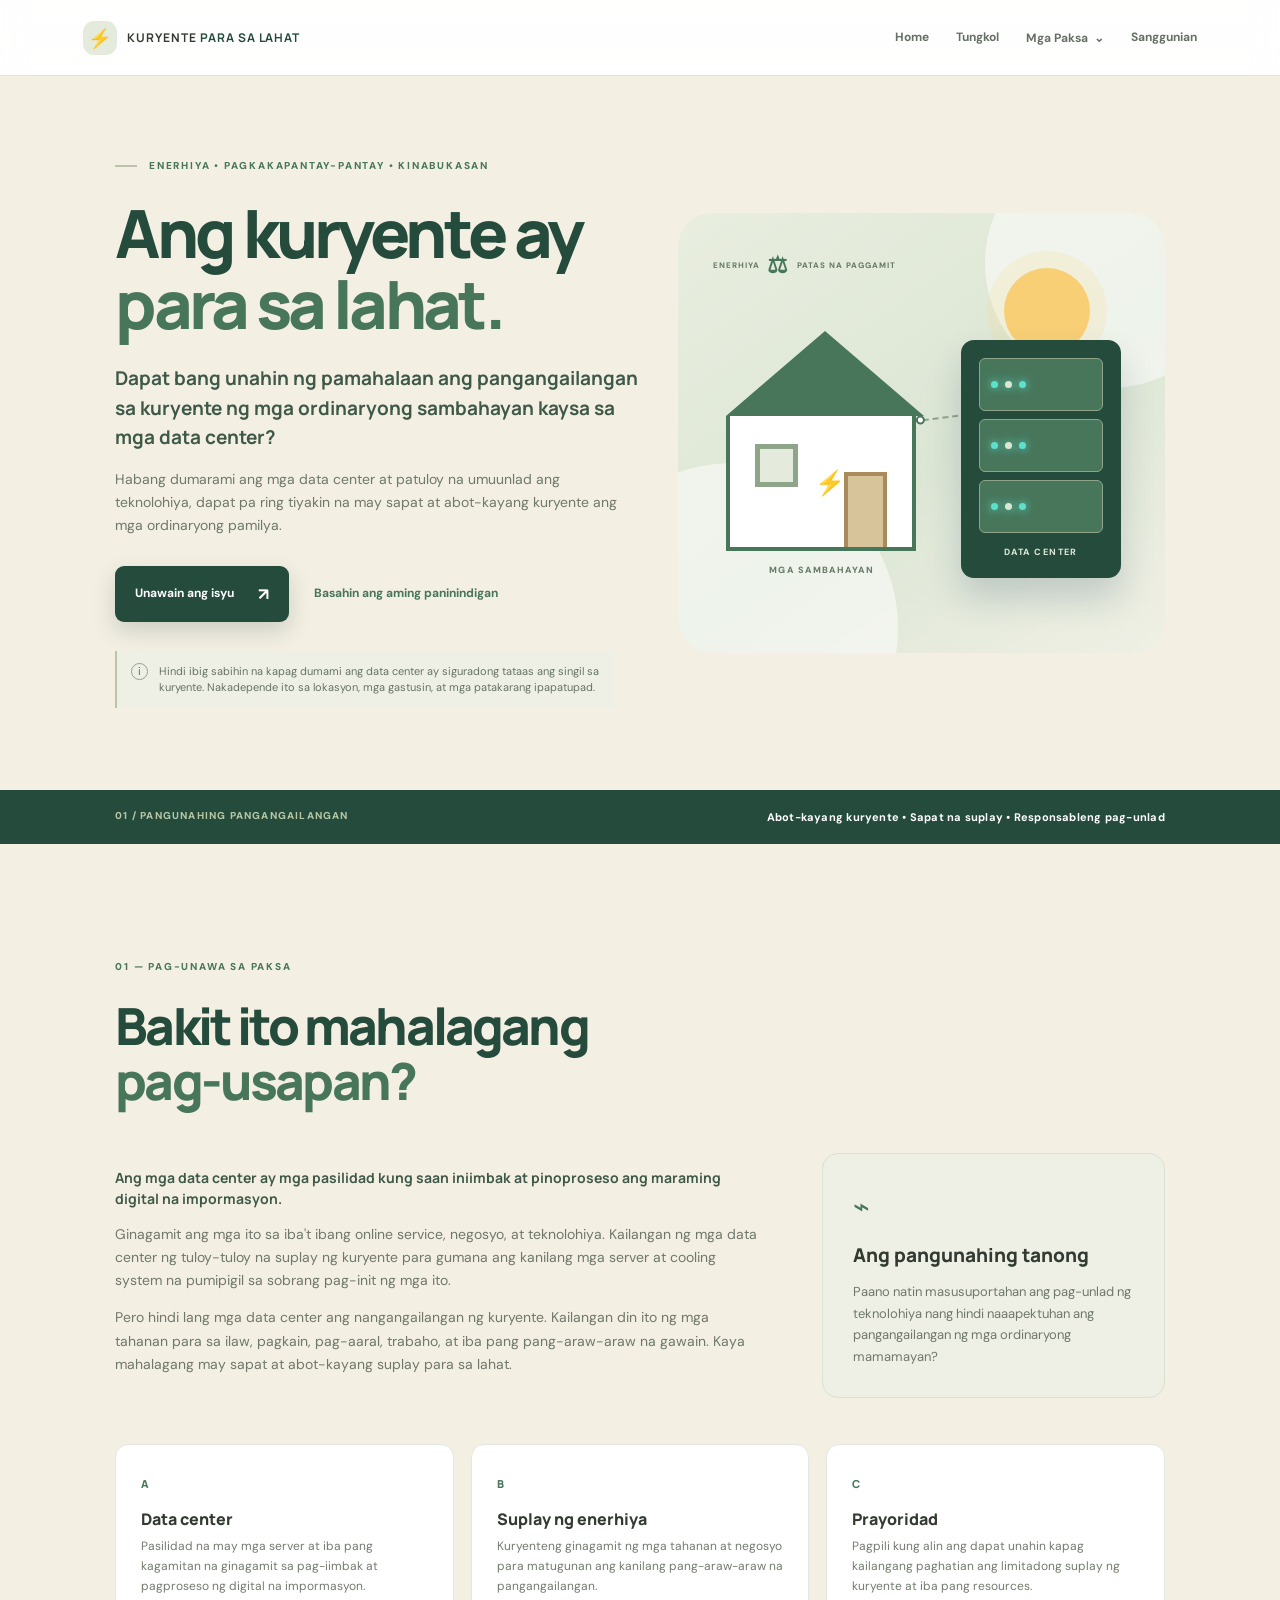
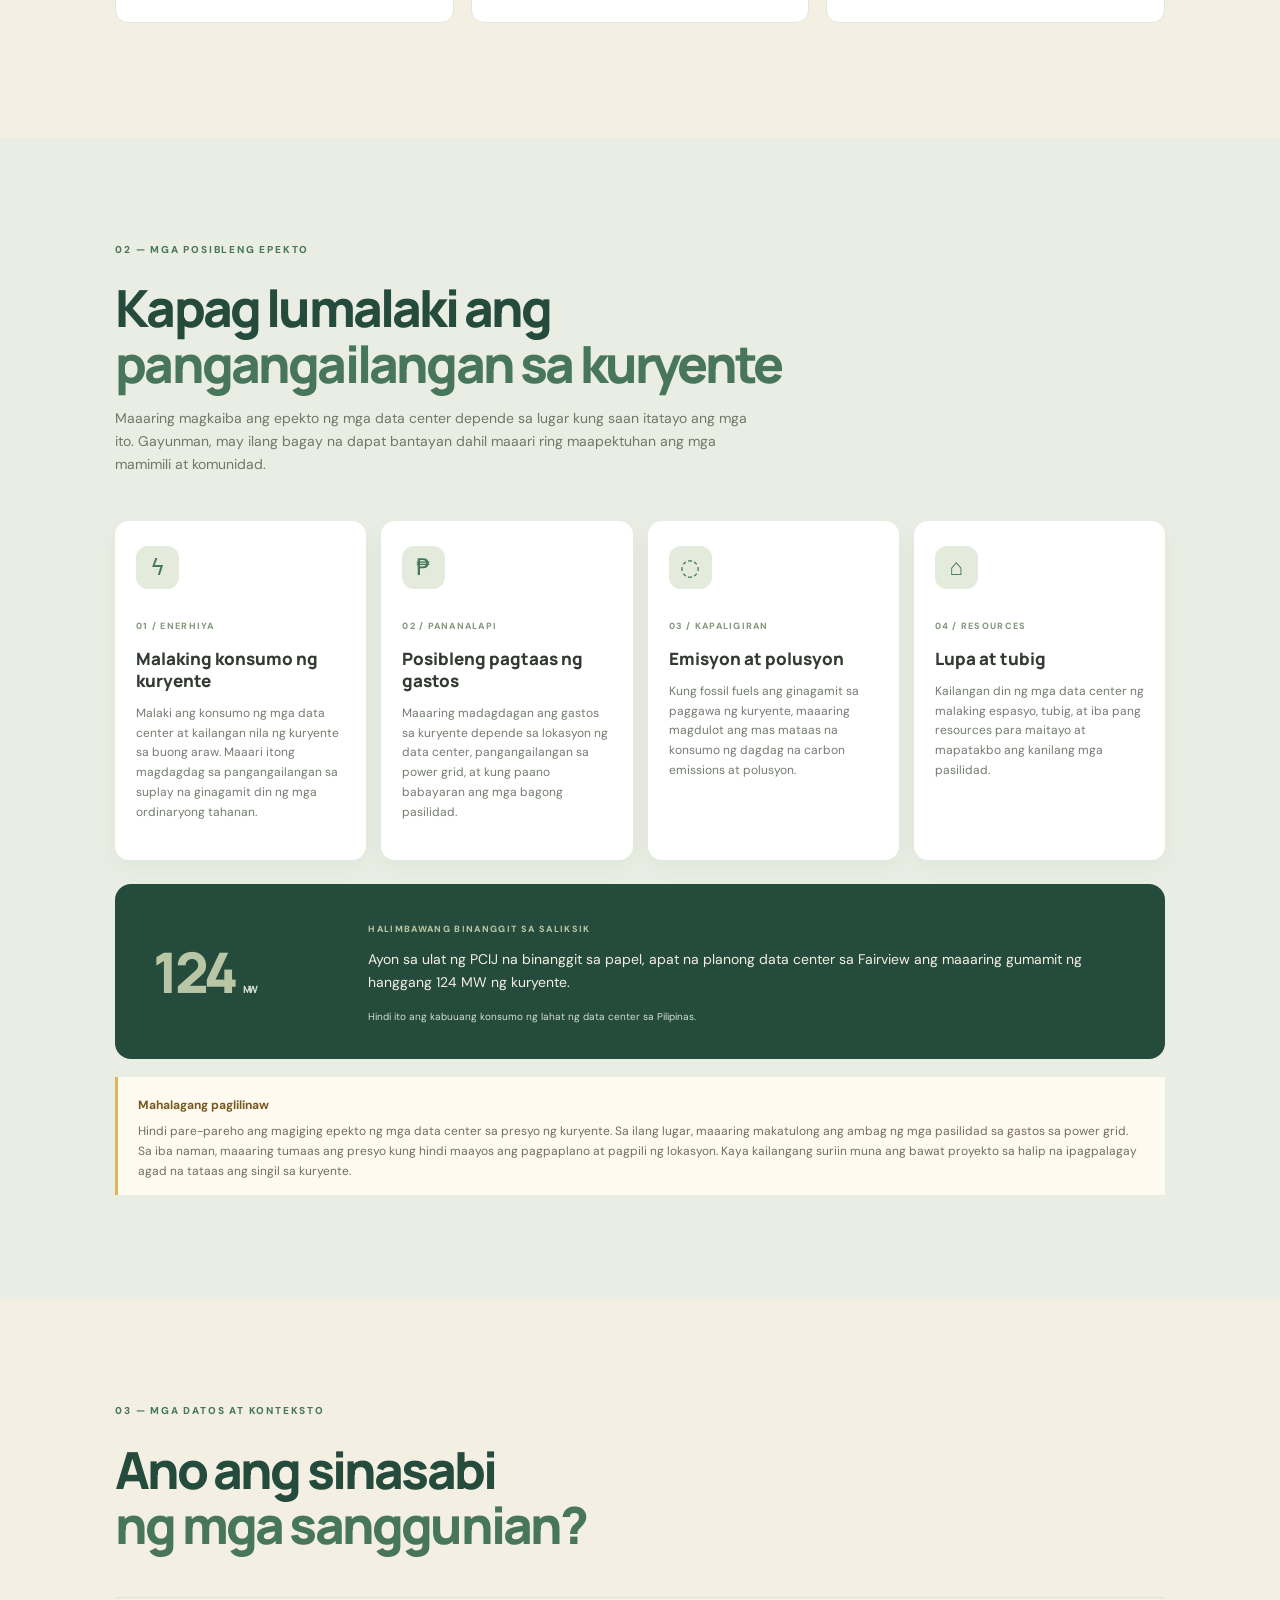
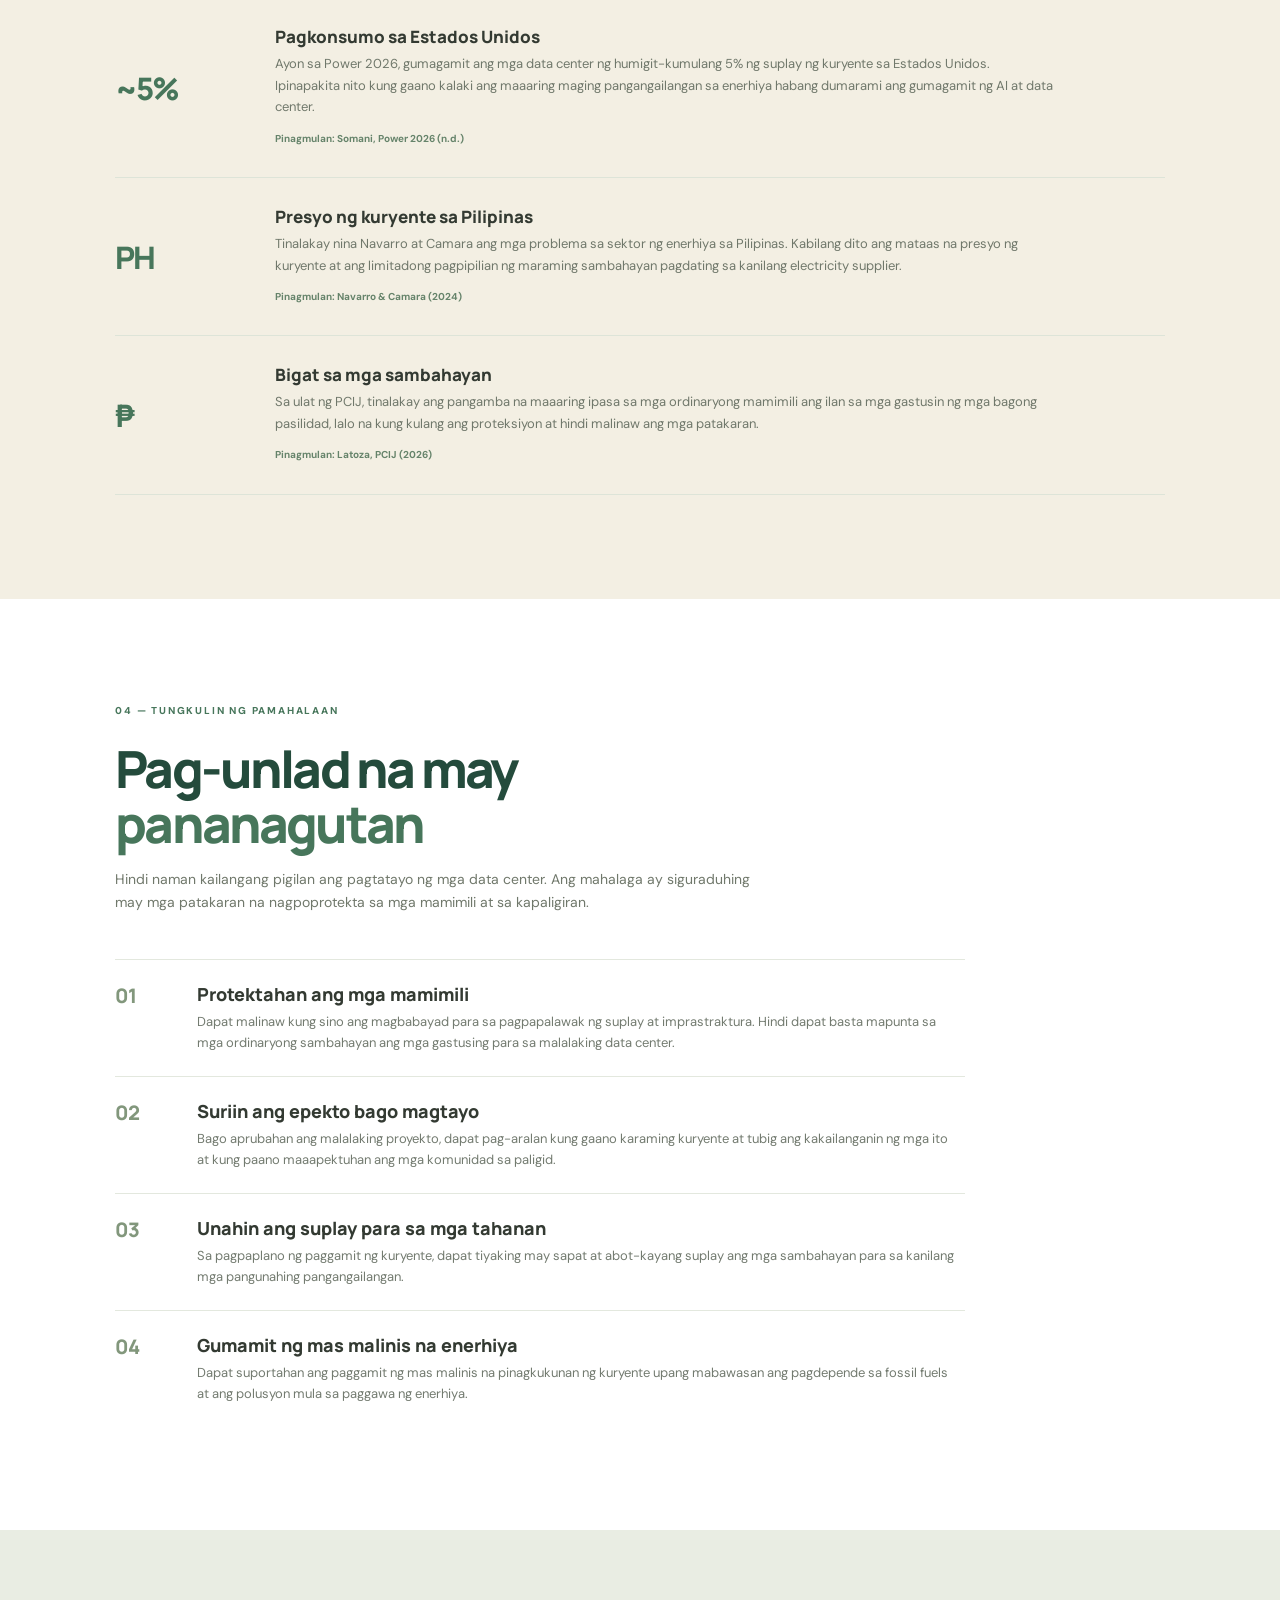
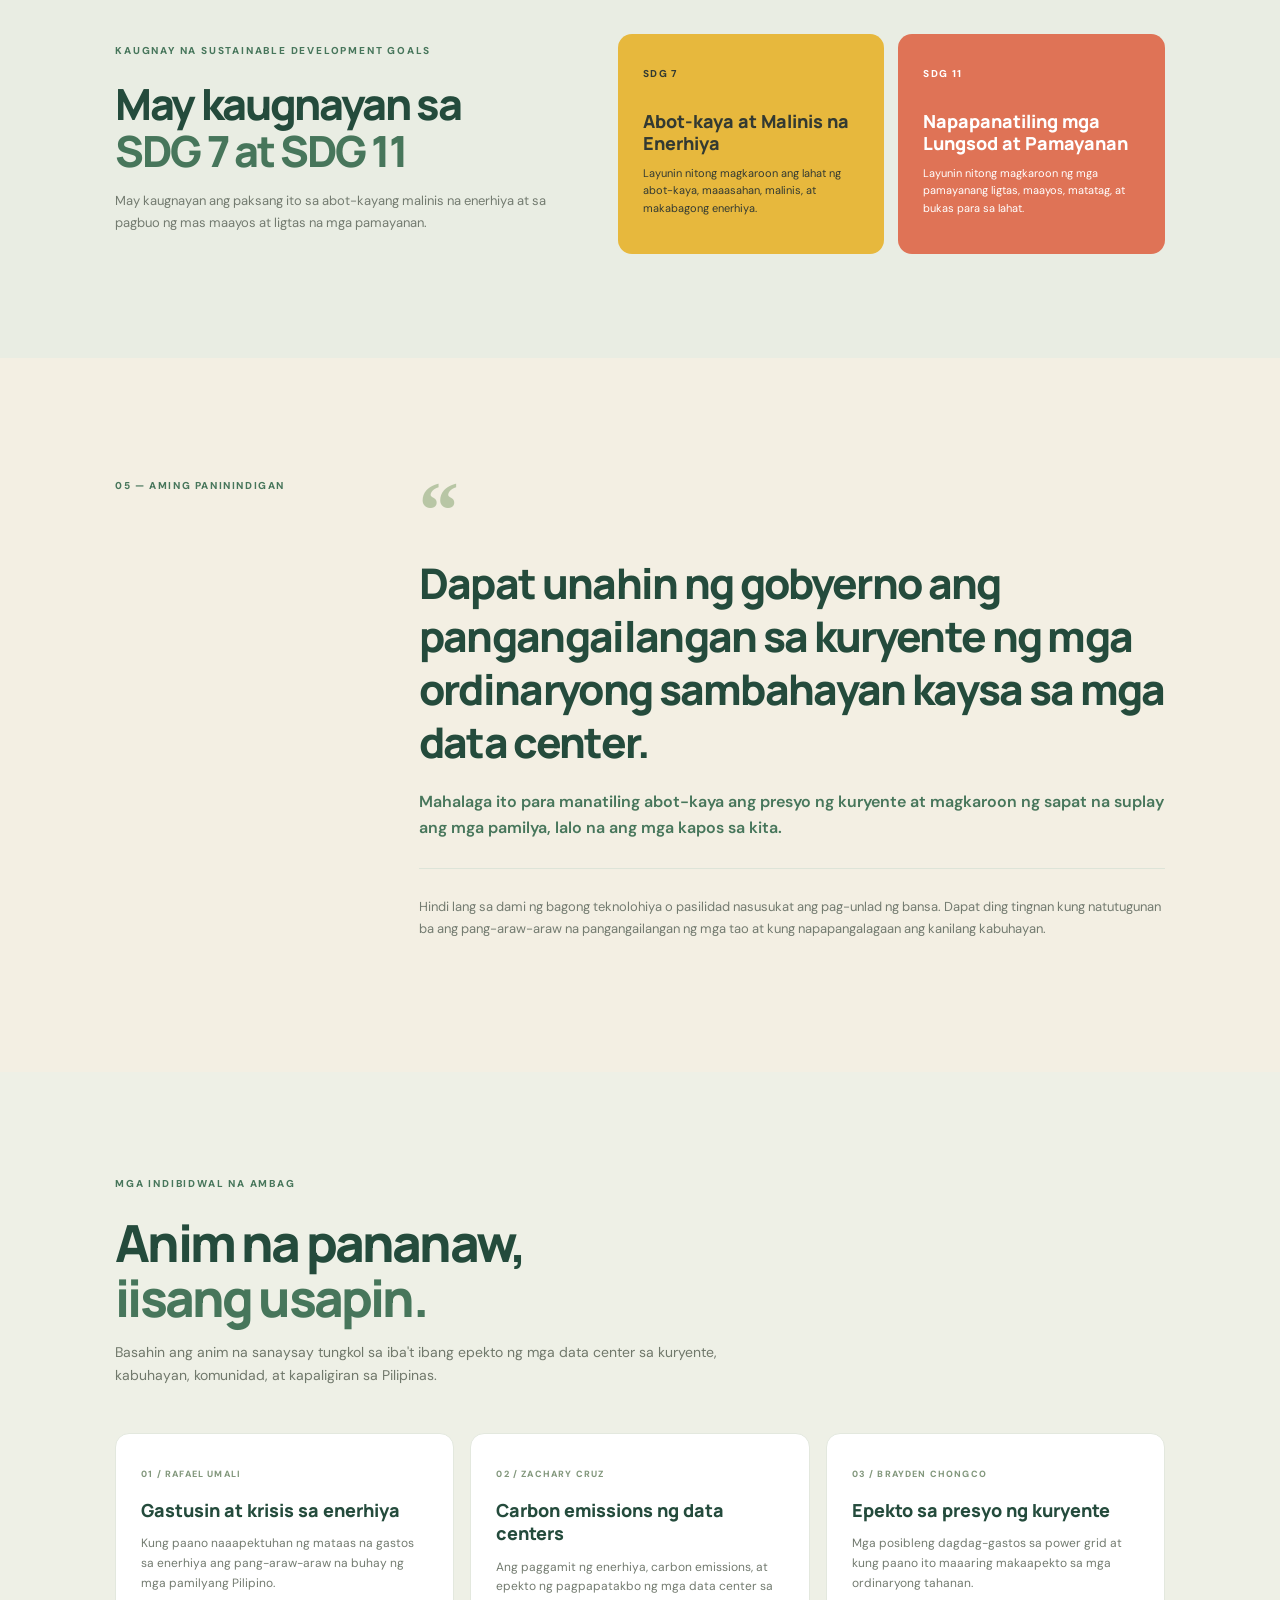
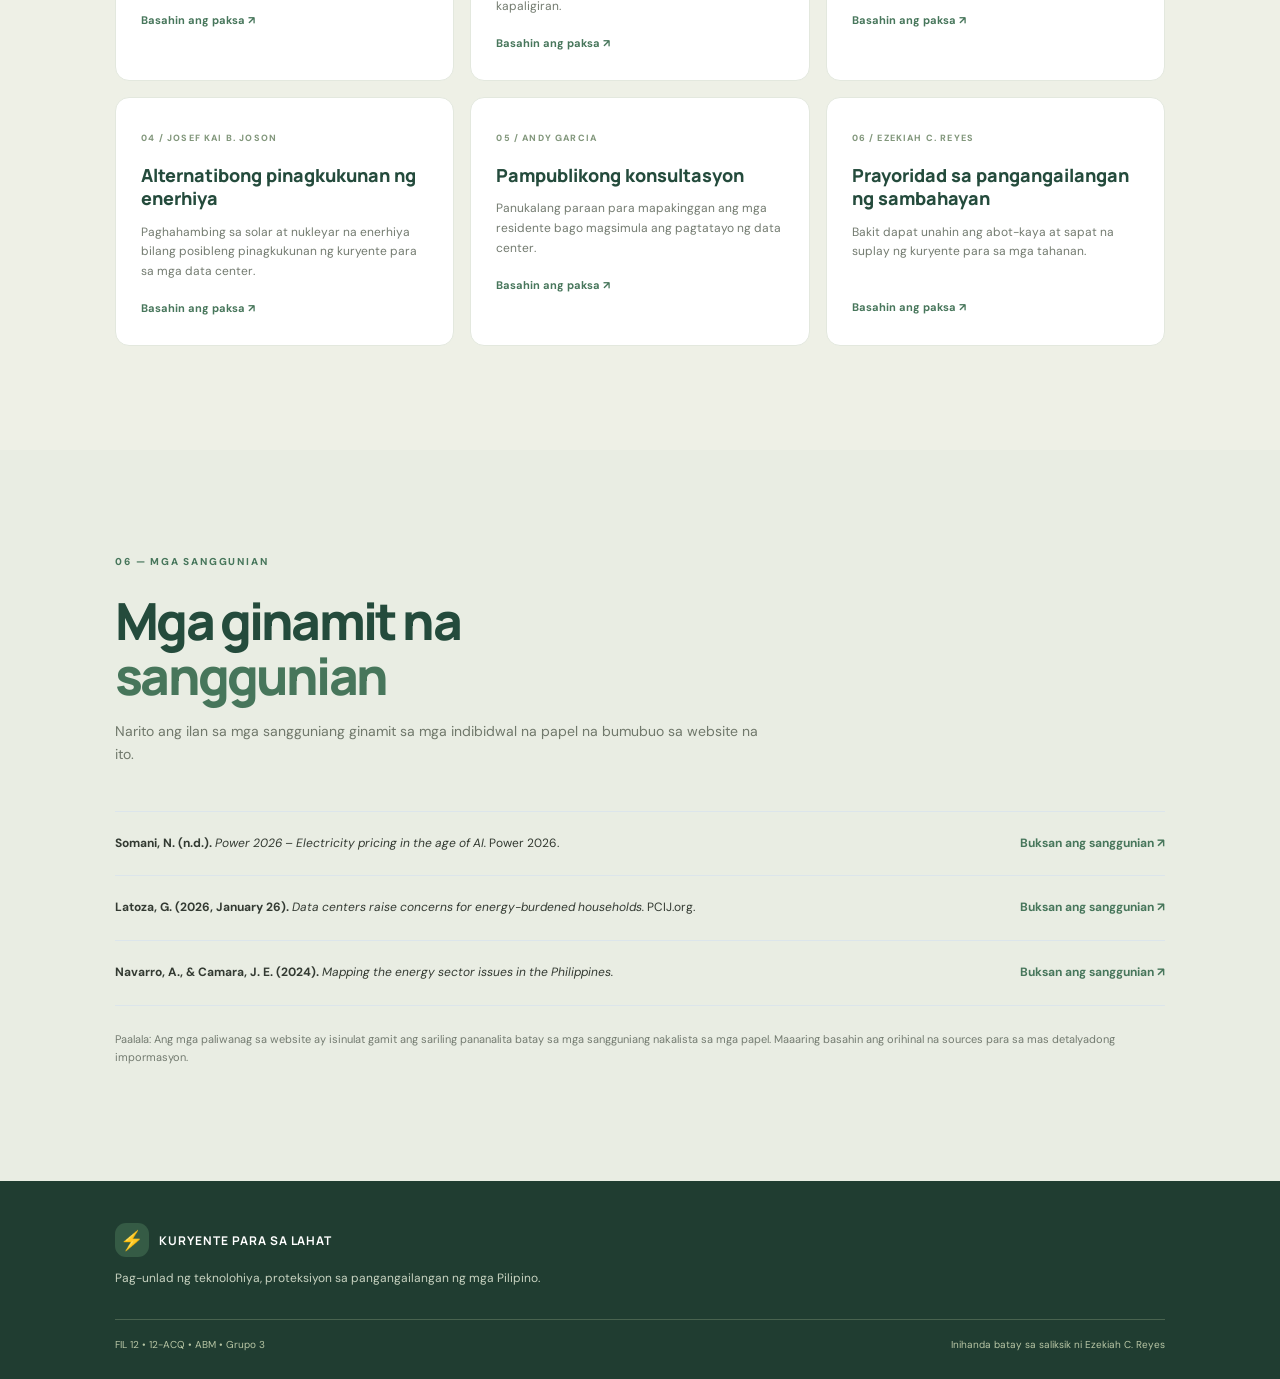
<file: index.html>
<!doctype html>
<html lang="fil">
<head>
  <meta charset="utf-8">
  <meta name="viewport" content="width=device-width, initial-scale=1">
  <meta name="description" content="Isang website tungkol sa pangangailangan sa kuryente ng mga ordinaryong sambahayan habang dumarami ang mga data center.">
  <title>Kuryente Para sa Lahat | Enerhiya at Pananagutan</title>
  <link rel="preconnect" href="https://fonts.googleapis.com">
  <link rel="preconnect" href="https://fonts.gstatic.com" crossorigin>
  <link href="https://fonts.googleapis.com/css2?family=DM+Sans:wght@400;500;600;700&family=Manrope:wght@400;500;600;700;800&display=swap" rel="stylesheet">
  <link rel="stylesheet" href="styles.css">
</head>
<body>
<header class="site-header">
  <a class="brand" href="#home" aria-label="Kuryente Para sa Lahat - Home">
    <span class="brand-mark">⚡</span><span>KURYENTE <b>PARA SA LAHAT</b></span>
  </a>
  <button class="menu-toggle" aria-label="Buksan ang menu" aria-expanded="false">☰</button>
  <nav class="nav" aria-label="Pangunahing nabigasyon">
    <a href="index.html#home" class="active">Home</a>
    <a href="about.html">Tungkol</a>
    <div class="nav-dropdown"><button class="nav-dropbtn" type="button" aria-expanded="false">Mga Paksa <span>⌄</span></button>
      <div class="nav-menu">
        <a href="rafael-umali.html">Gastusin at krisis sa enerhiya</a>
        <a href="zachary-cruz.html">Carbon emissions</a>
        <a href="brayden-chongco.html">Presyo ng kuryente</a>
        <a href="josef-joson.html">Alternatibong enerhiya</a>
        <a href="andy-garcia.html">Pampublikong konsultasyon</a>
        <a href="ezekiah-reyes.html">Prayoridad sa sambahayan</a>
      </div>
    </div>
    <a href="references.html">Sanggunian</a>
  </nav>
</header>

<main>
<section id="home" class="hero section">
  <div class="hero-copy">
    <p class="eyebrow"><span></span> ENERHIYA • PAGKAKAPANTAY-PANTAY • KINABUKASAN</p>
    <h1>Ang kuryente ay<br><em>para sa lahat.</em></h1>
    <p class="hero-lede">Dapat bang unahin ng pamahalaan ang pangangailangan sa kuryente ng mga ordinaryong sambahayan kaysa sa mga data center?</p>
    <p class="hero-desc">Habang dumarami ang mga data center at patuloy na umuunlad ang teknolohiya, dapat pa ring tiyakin na may sapat at abot-kayang kuryente ang mga ordinaryong pamilya.</p>
    <div class="hero-actions">
      <a class="btn btn-primary" href="#isyu">Unawain ang isyu <span>↗</span></a>
      <a class="text-link" href="#paninindigan">Basahin ang aming paninindigan</a>
    </div>
    <div class="hero-note"><span class="note-icon">i</span><span>Hindi ibig sabihin na kapag dumami ang data center ay siguradong tataas ang singil sa kuryente. Nakadepende ito sa lokasyon, mga gastusin, at mga patakarang ipapatupad.</span></div>
  </div>
  <div class="hero-art" aria-label="Ilustrasyon ng tahanan, kuryente at data center">
    <div class="orb orb-one"></div><div class="orb orb-two"></div>
    <div class="sun"></div>
    <div class="power-line"><i></i><i></i><i></i></div>
    <div class="house-card">
      <div class="roof"></div><div class="house-body"><div class="window"></div><div class="door"></div><div class="house-bolt">⚡</div></div>
      <span class="art-label">MGA SAMBAHAYAN</span>
    </div>
    <div class="data-card">
      <div class="server"><i></i><i></i><i></i></div><div class="server"><i></i><i></i><i></i></div><div class="server"><i></i><i></i><i></i></div>
      <span class="art-label">DATA CENTER</span>
    </div>
    <div class="balance"><span>ENERHIYA</span><b>⚖</b><span>PATAS NA PAGGAMIT</span></div>
  </div>
</section>

<section class="ticker" aria-label="Pangunahing mensahe"><span>01 / PANGUNAHING PANGANGAILANGAN</span><b>Abot-kayang kuryente • Sapat na suplay • Responsableng pag-unlad</b></section>

<section id="isyu" class="section content-section">
  <div class="section-heading">
    <p class="eyebrow">01 — PAG-UNAWA SA PAKSA</p>
    <h2>Bakit ito mahalagang<br><em>pag-usapan?</em></h2>
  </div>
  <div class="two-col">
    <div>
      <p class="large-copy">Ang mga data center ay mga pasilidad kung saan iniimbak at pinoproseso ang maraming digital na impormasyon.</p>
      <p>Ginagamit ang mga ito sa iba't ibang online service, negosyo, at teknolohiya. Kailangan ng mga data center ng tuloy-tuloy na suplay ng kuryente para gumana ang kanilang mga server at cooling system na pumipigil sa sobrang pag-init ng mga ito.</p>
      <p>Pero hindi lang mga data center ang nangangailangan ng kuryente. Kailangan din ito ng mga tahanan para sa ilaw, pagkain, pag-aaral, trabaho, at iba pang pang-araw-araw na gawain. Kaya mahalagang may sapat at abot-kayang suplay para sa lahat.</p>
    </div>
    <aside class="callout">
      <span class="callout-icon">⌁</span>
      <h3>Ang pangunahing tanong</h3>
      <p>Paano natin masusuportahan ang pag-unlad ng teknolohiya nang hindi naaapektuhan ang pangangailangan ng mga ordinaryong mamamayan?</p>
    </aside>
  </div>
  <div class="definition-grid">
    <article class="mini-card"><span class="mini-number">A</span><h3>Data center</h3><p>Pasilidad na may mga server at iba pang kagamitan na ginagamit sa pag-iimbak at pagproseso ng digital na impormasyon.</p></article>
    <article class="mini-card"><span class="mini-number">B</span><h3>Suplay ng enerhiya</h3><p>Kuryenteng ginagamit ng mga tahanan at negosyo para matugunan ang kanilang pang-araw-araw na pangangailangan.</p></article>
    <article class="mini-card"><span class="mini-number">C</span><h3>Prayoridad</h3><p>Pagpili kung alin ang dapat unahin kapag kailangang paghatian ang limitadong suplay ng kuryente at iba pang resources.</p></article>
  </div>
</section>

<section id="epekto" class="section impact-section">
  <div class="section-heading">
    <p class="eyebrow">02 — MGA POSIBLENG EPEKTO</p>
    <h2>Kapag lumalaki ang<br><em>pangangailangan sa kuryente</em></h2>
    <p class="section-intro">Maaaring magkaiba ang epekto ng mga data center depende sa lugar kung saan itatayo ang mga ito. Gayunman, may ilang bagay na dapat bantayan dahil maaari ring maapektuhan ang mga mamimili at komunidad.</p>
  </div>
  <div class="impact-grid">
    <article class="impact-card"><div class="impact-icon">ϟ</div><span class="impact-tag">01 / ENERHIYA</span><h3>Malaking konsumo ng kuryente</h3><p>Malaki ang konsumo ng mga data center at kailangan nila ng kuryente sa buong araw. Maaari itong magdagdag sa pangangailangan sa suplay na ginagamit din ng mga ordinaryong tahanan.</p></article>
    <article class="impact-card"><div class="impact-icon">₱</div><span class="impact-tag">02 / PANANALAPI</span><h3>Posibleng pagtaas ng gastos</h3><p>Maaaring madagdagan ang gastos sa kuryente depende sa lokasyon ng data center, pangangailangan sa power grid, at kung paano babayaran ang mga bagong pasilidad.</p></article>
    <article class="impact-card"><div class="impact-icon">◌</div><span class="impact-tag">03 / KAPALIGIRAN</span><h3>Emisyon at polusyon</h3><p>Kung fossil fuels ang ginagamit sa paggawa ng kuryente, maaaring magdulot ang mas mataas na konsumo ng dagdag na carbon emissions at polusyon.</p></article>
    <article class="impact-card"><div class="impact-icon">⌂</div><span class="impact-tag">04 / RESOURCES</span><h3>Lupa at tubig</h3><p>Kailangan din ng mga data center ng malaking espasyo, tubig, at iba pang resources para maitayo at mapatakbo ang kanilang mga pasilidad.</p></article>
  </div>
  <div class="fact-band">
    <div class="fact-number">124 <small>MW</small></div>
    <div><span class="fact-kicker">HALIMBAWANG BINANGGIT SA SALIKSIK</span><p>Ayon sa ulat ng PCIJ na binanggit sa papel, apat na planong data center sa Fairview ang maaaring gumamit ng hanggang 124 MW ng kuryente.</p><small>Hindi ito ang kabuuang konsumo ng lahat ng data center sa Pilipinas.</small></div>
  </div>
  <div class="caution"><b>Mahalagang paglilinaw</b><p>Hindi pare-pareho ang magiging epekto ng mga data center sa presyo ng kuryente. Sa ilang lugar, maaaring makatulong ang ambag ng mga pasilidad sa gastos sa power grid. Sa iba naman, maaaring tumaas ang presyo kung hindi maayos ang pagpaplano at pagpili ng lokasyon. Kaya kailangang suriin muna ang bawat proyekto sa halip na ipagpalagay agad na tataas ang singil sa kuryente.</p></div>
</section>

<section class="section evidence-section">
  <div class="section-heading">
    <p class="eyebrow">03 — MGA DATOS AT KONTEKSTO</p>
    <h2>Ano ang sinasabi<br><em>ng mga sanggunian?</em></h2>
  </div>
  <div class="evidence-list">
    <article class="evidence-item"><div class="evidence-mark">~5%</div><div><h3>Pagkonsumo sa Estados Unidos</h3><p>Ayon sa Power 2026, gumagamit ang mga data center ng humigit-kumulang 5% ng suplay ng kuryente sa Estados Unidos. Ipinapakita nito kung gaano kalaki ang maaaring maging pangangailangan sa enerhiya habang dumarami ang gumagamit ng AI at data center.</p><span>Pinagmulan: Somani, Power 2026 (n.d.)</span></div></article>
    <article class="evidence-item"><div class="evidence-mark">PH</div><div><h3>Presyo ng kuryente sa Pilipinas</h3><p>Tinalakay nina Navarro at Camara ang mga problema sa sektor ng enerhiya sa Pilipinas. Kabilang dito ang mataas na presyo ng kuryente at ang limitadong pagpipilian ng maraming sambahayan pagdating sa kanilang electricity supplier.</p><span>Pinagmulan: Navarro &amp; Camara (2024)</span></div></article>
    <article class="evidence-item"><div class="evidence-mark">₱</div><div><h3>Bigat sa mga sambahayan</h3><p>Sa ulat ng PCIJ, tinalakay ang pangamba na maaaring ipasa sa mga ordinaryong mamimili ang ilan sa mga gastusin ng mga bagong pasilidad, lalo na kung kulang ang proteksiyon at hindi malinaw ang mga patakaran.</p><span>Pinagmulan: Latoza, PCIJ (2026)</span></div></article>
  </div>
</section>

<section id="pananagutan" class="section policy-section">
  <div class="section-heading">
    <p class="eyebrow">04 — TUNGKULIN NG PAMAHALAAN</p>
    <h2>Pag-unlad na may<br><em>pananagutan</em></h2>
    <p class="section-intro">Hindi naman kailangang pigilan ang pagtatayo ng mga data center. Ang mahalaga ay siguraduhing may mga patakaran na nagpoprotekta sa mga mamimili at sa kapaligiran.</p>
  </div>
  <div class="policy-steps">
    <article><span>01</span><div><h3>Protektahan ang mga mamimili</h3><p>Dapat malinaw kung sino ang magbabayad para sa pagpapalawak ng suplay at imprastraktura. Hindi dapat basta mapunta sa mga ordinaryong sambahayan ang mga gastusing para sa malalaking data center.</p></div></article>
    <article><span>02</span><div><h3>Suriin ang epekto bago magtayo</h3><p>Bago aprubahan ang malalaking proyekto, dapat pag-aralan kung gaano karaming kuryente at tubig ang kakailanganin ng mga ito at kung paano maaapektuhan ang mga komunidad sa paligid.</p></div></article>
    <article><span>03</span><div><h3>Unahin ang suplay para sa mga tahanan</h3><p>Sa pagpaplano ng paggamit ng kuryente, dapat tiyaking may sapat at abot-kayang suplay ang mga sambahayan para sa kanilang mga pangunahing pangangailangan.</p></div></article>
    <article><span>04</span><div><h3>Gumamit ng mas malinis na enerhiya</h3><p>Dapat suportahan ang paggamit ng mas malinis na pinagkukunan ng kuryente upang mabawasan ang pagdepende sa fossil fuels at ang polusyon mula sa paggawa ng enerhiya.</p></div></article>
  </div>
</section>

<section class="sdg-section section">
  <div class="sdg-intro"><p class="eyebrow">KAUGNAY NA SUSTAINABLE DEVELOPMENT GOALS</p><h2>May kaugnayan sa<br><em>SDG 7 at SDG 11</em></h2><p>May kaugnayan ang paksang ito sa abot-kayang malinis na enerhiya at sa pagbuo ng mas maayos at ligtas na mga pamayanan.</p></div>
  <div class="sdg-cards">
    <article class="sdg-card sdg-seven"><span>SDG 7</span><h3>Abot-kaya at Malinis na Enerhiya</h3><p>Layunin nitong magkaroon ang lahat ng abot-kaya, maaasahan, malinis, at makabagong enerhiya.</p></article>
    <article class="sdg-card sdg-eleven"><span>SDG 11</span><h3>Napapanatiling mga Lungsod at Pamayanan</h3><p>Layunin nitong magkaroon ng mga pamayanang ligtas, maayos, matatag, at bukas para sa lahat.</p></article>
  </div>
</section>

<section id="paninindigan" class="section stance-section">
  <div class="stance-label">05 — AMING PANININDIGAN</div>
  <div class="stance-content">
    <div class="stance-symbol">“</div>
    <h2>Dapat unahin ng gobyerno ang pangangailangan sa kuryente ng mga ordinaryong sambahayan kaysa sa mga data center.</h2>
    <p class="stance-reason">Mahalaga ito para manatiling abot-kaya ang presyo ng kuryente at magkaroon ng sapat na suplay ang mga pamilya, lalo na ang mga kapos sa kita.</p>
    <div class="stance-rule"></div>
    <p>Hindi lang sa dami ng bagong teknolohiya o pasilidad nasusukat ang pag-unlad ng bansa. Dapat ding tingnan kung natutugunan ba ang pang-araw-araw na pangangailangan ng mga tao at kung napapangalagaan ang kanilang kabuhayan.</p>
  </div>
</section>

<section id="mga-paksa" class="section topic-directory">
  <div class="section-heading"><p class="eyebrow">MGA INDIBIDWAL NA AMBAG</p><h2>Anim na pananaw,<br><em>iisang usapin.</em></h2><p class="section-intro">Basahin ang anim na sanaysay tungkol sa iba't ibang epekto ng mga data center sa kuryente, kabuhayan, komunidad, at kapaligiran sa Pilipinas.</p></div>
  <div class="topic-grid">
    <a class="topic-card" href="rafael-umali.html"><span>01 / RAFAEL UMALI</span><h3>Gastusin at krisis sa enerhiya</h3><p>Kung paano naaapektuhan ng mataas na gastos sa enerhiya ang pang-araw-araw na buhay ng mga pamilyang Pilipino.</p><b>Basahin ang paksa ↗</b></a>
    <a class="topic-card" href="zachary-cruz.html"><span>02 / ZACHARY CRUZ</span><h3>Carbon emissions ng data centers</h3><p>Ang paggamit ng enerhiya, carbon emissions, at epekto ng pagpapatakbo ng mga data center sa kapaligiran.</p><b>Basahin ang paksa ↗</b></a>
    <a class="topic-card" href="brayden-chongco.html"><span>03 / BRAYDEN CHONGCO</span><h3>Epekto sa presyo ng kuryente</h3><p>Mga posibleng dagdag-gastos sa power grid at kung paano ito maaaring makaapekto sa mga ordinaryong tahanan.</p><b>Basahin ang paksa ↗</b></a>
    <a class="topic-card" href="josef-joson.html"><span>04 / JOSEF KAI B. JOSON</span><h3>Alternatibong pinagkukunan ng enerhiya</h3><p>Paghahambing sa solar at nukleyar na enerhiya bilang posibleng pinagkukunan ng kuryente para sa mga data center.</p><b>Basahin ang paksa ↗</b></a>
    <a class="topic-card" href="andy-garcia.html"><span>05 / ANDY GARCIA</span><h3>Pampublikong konsultasyon</h3><p>Panukalang paraan para mapakinggan ang mga residente bago magsimula ang pagtatayo ng data center.</p><b>Basahin ang paksa ↗</b></a>
    <a class="topic-card" href="ezekiah-reyes.html"><span>06 / EZEKIAH C. REYES</span><h3>Prayoridad sa pangangailangan ng sambahayan</h3><p>Bakit dapat unahin ang abot-kaya at sapat na suplay ng kuryente para sa mga tahanan.</p><b>Basahin ang paksa ↗</b></a>
  </div>
</section>

<section id="sanggunian" class="section references-section">
  <div class="section-heading">
    <p class="eyebrow">06 — MGA SANGGUNIAN</p>
    <h2>Mga ginamit na<br><em>sanggunian</em></h2>
    <p class="section-intro">Narito ang ilan sa mga sangguniang ginamit sa mga indibidwal na papel na bumubuo sa website na ito.</p>
  </div>
  <ol class="references">
    <li><div><b>Somani, N. (n.d.).</b> <i>Power 2026 – Electricity pricing in the age of AI.</i> Power 2026.</div><a href="https://power2026.ai/" target="_blank" rel="noopener">Buksan ang sanggunian ↗</a></li>
    <li><div><b>Latoza, G. (2026, January 26).</b> <i>Data centers raise concerns for energy-burdened households.</i> PCIJ.org.</div><a href="https://pcij.org/2026/01/11/data-centers-raise-concerns/" target="_blank" rel="noopener">Buksan ang sanggunian ↗</a></li>
    <li><div><b>Navarro, A., &amp; Camara, J. E. (2024).</b> <i>Mapping the energy sector issues in the Philippines.</i></div><a href="https://doi.org/10.62986/dp2023.50" target="_blank" rel="noopener">Buksan ang sanggunian ↗</a></li>
  </ol>
  <p class="source-note">Paalala: Ang mga paliwanag sa website ay isinulat gamit ang sariling pananalita batay sa mga sangguniang nakalista sa mga papel. Maaaring basahin ang orihinal na sources para sa mas detalyadong impormasyon.</p>
</section>
</main>

<footer class="footer">
  <div class="footer-brand"><span class="brand-mark">⚡</span><b>KURYENTE PARA SA LAHAT</b></div>
  <p>Pag-unlad ng teknolohiya, proteksiyon sa pangangailangan ng mga Pilipino.</p>
  <div class="footer-bottom"><span>FIL 12 • 12-ACQ • ABM • Grupo 3</span><span>Inihanda batay sa saliksik ni Ezekiah C. Reyes</span></div>
</footer>
<script src="script.js"></script>
</body>
</html>
</file>
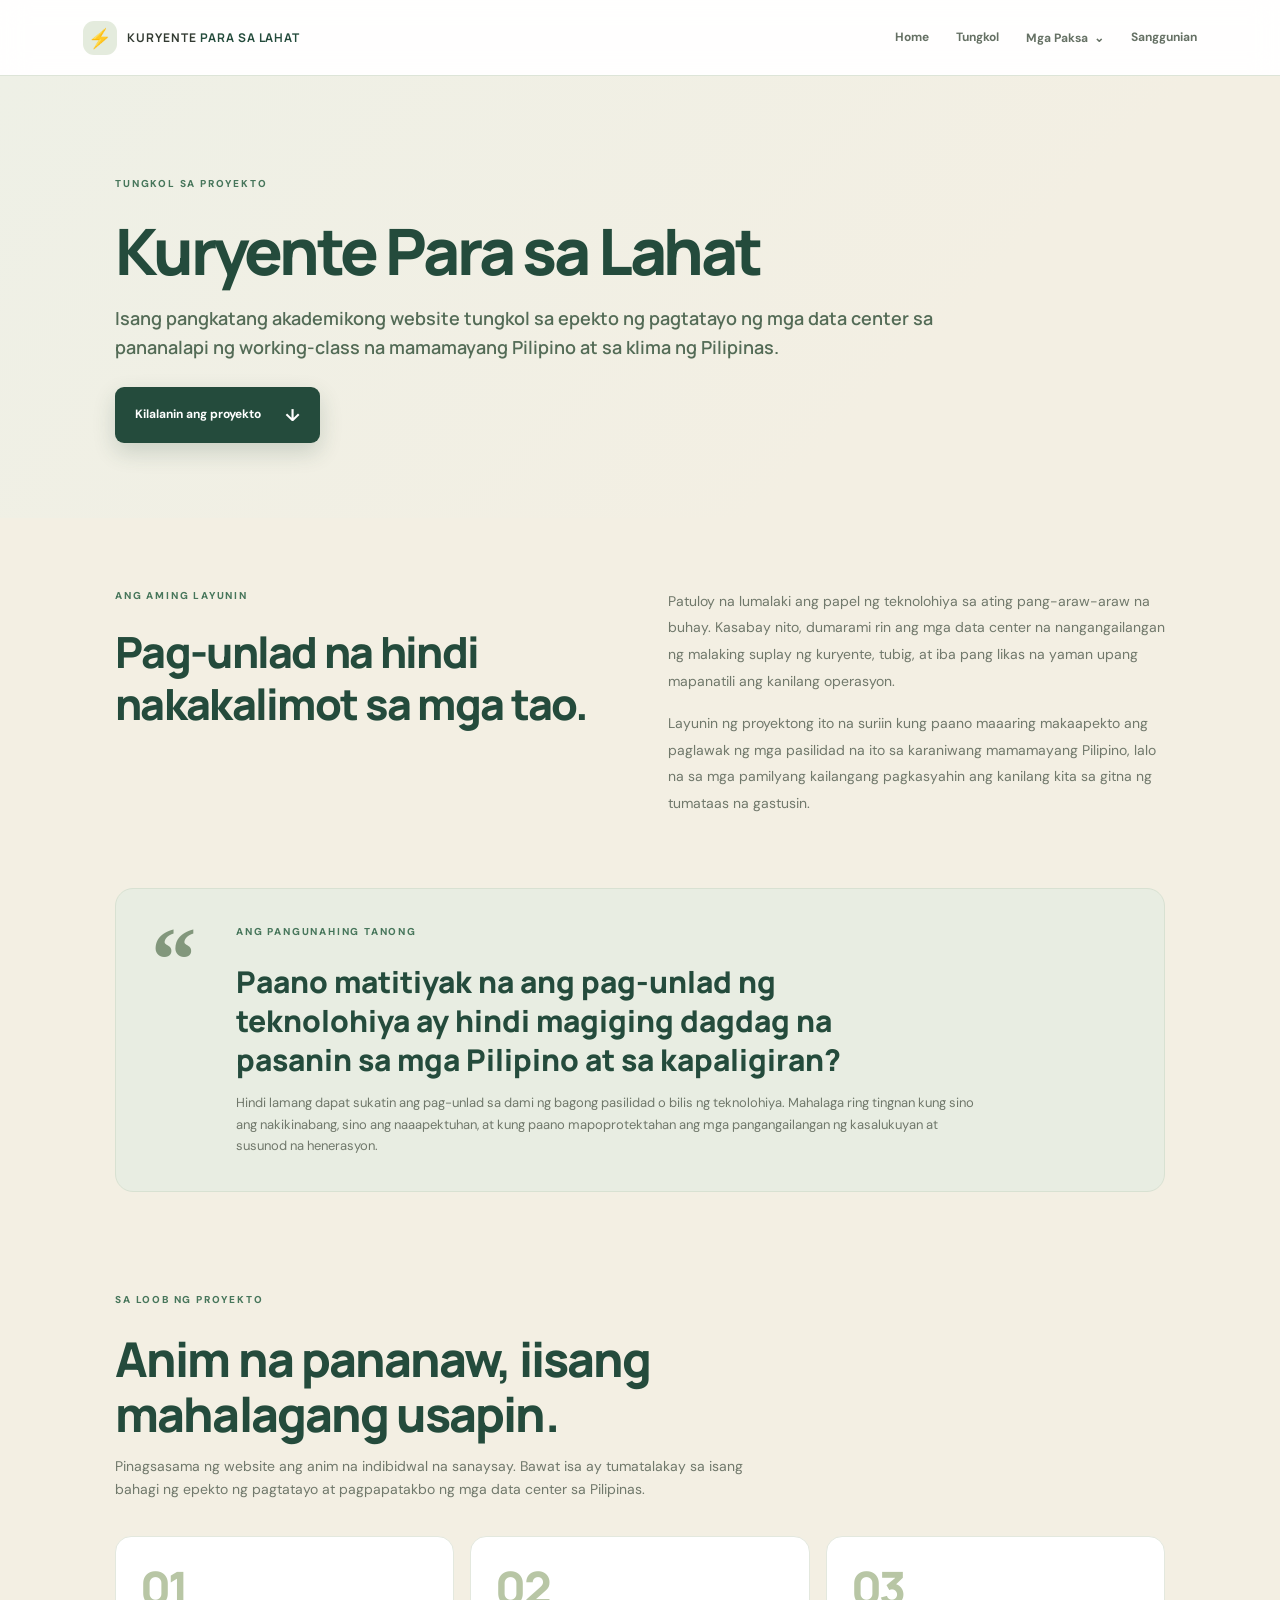
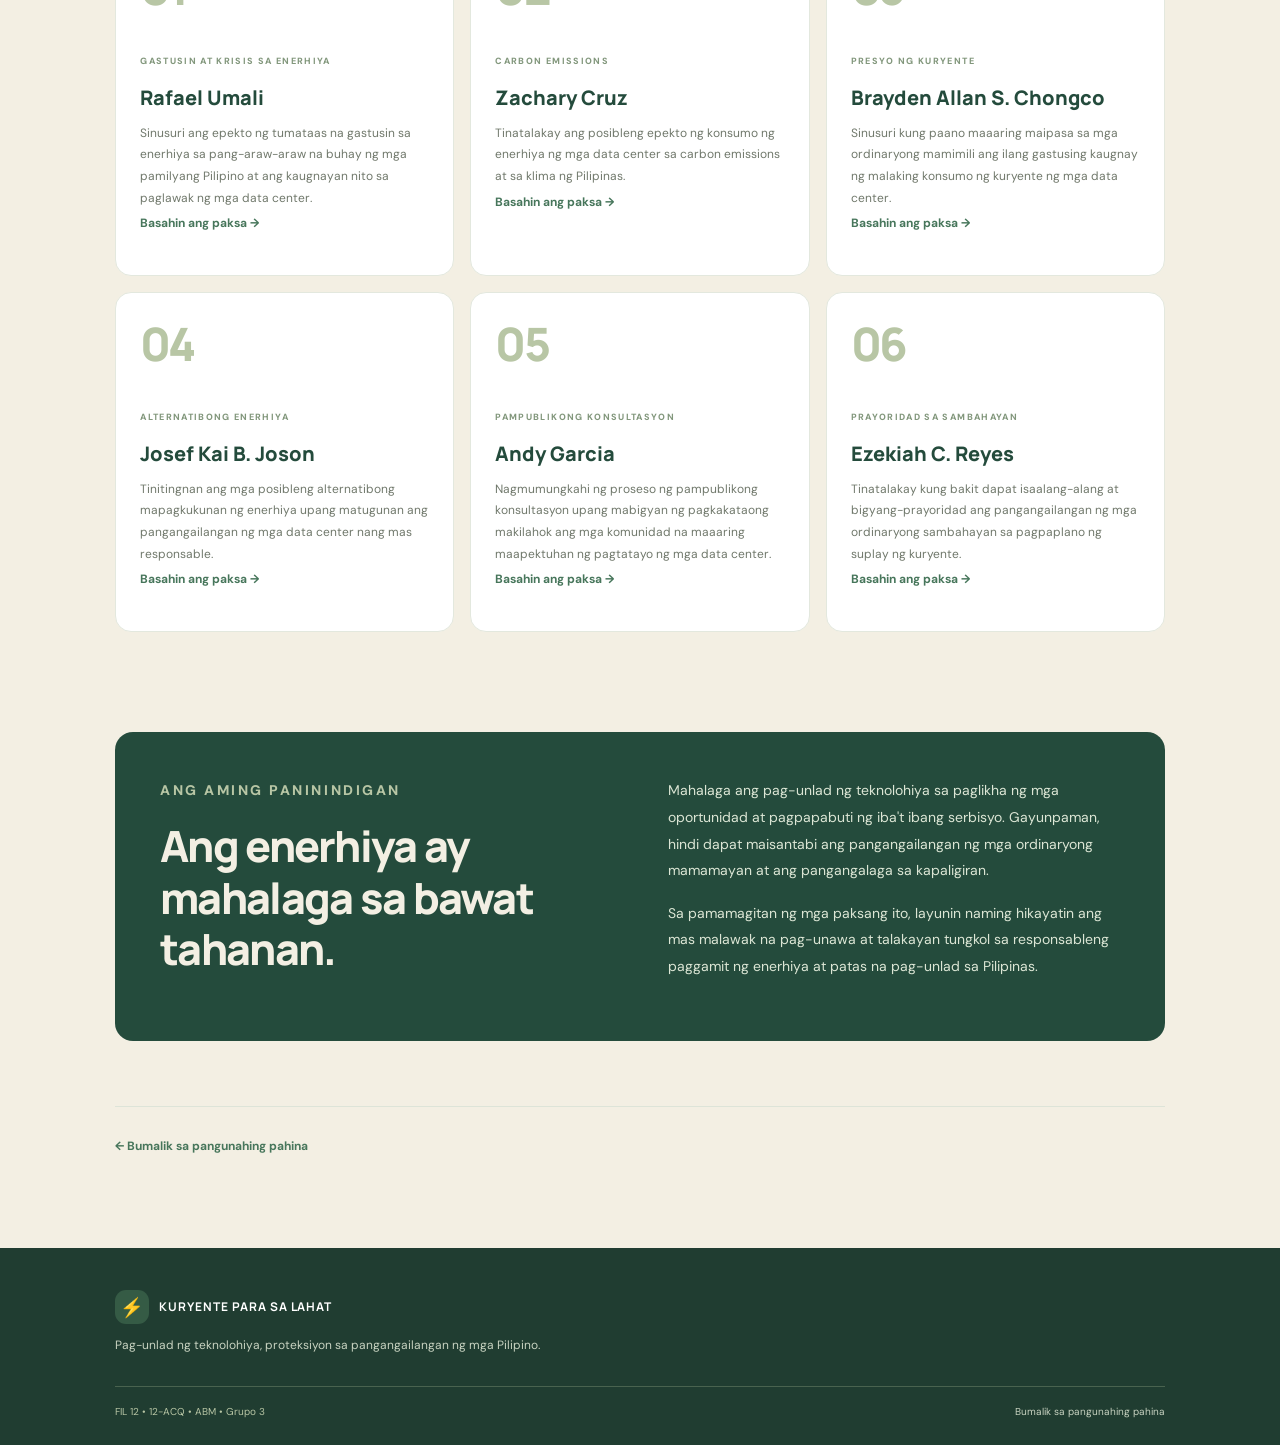
<file: about.html>
<!doctype html>
<html lang="fil">
<head>
  <meta charset="utf-8">
  <meta name="viewport" content="width=device-width, initial-scale=1">
  <title>Tungkol | Kuryente Para sa Lahat</title>
  <link rel="preconnect" href="https://fonts.googleapis.com">
  <link rel="preconnect" href="https://fonts.gstatic.com" crossorigin>
  <link href="https://fonts.googleapis.com/css2?family=DM+Sans:wght@400;500;600;700&family=Manrope:wght@400;500;600;700;800&display=swap" rel="stylesheet">
  <link rel="stylesheet" href="styles.css">
</head>

<body>

<header class="site-header">
  <a class="brand" href="index.html#home" aria-label="Kuryente Para sa Lahat - Home">
    <span class="brand-mark">⚡</span>
    <span>KURYENTE <b>PARA SA LAHAT</b></span>
  </a>

  <button class="menu-toggle" aria-label="Buksan ang menu" aria-expanded="false">☰</button>

  <nav class="nav" aria-label="Pangunahing nabigasyon">
    <a href="index.html">Home</a>
    <a href="about.html">Tungkol</a>

    <div class="nav-dropdown">
      <button class="nav-dropbtn" type="button" aria-expanded="false">
        Mga Paksa <span>⌄</span>
      </button>

      <div class="nav-menu">
        <a href="rafael-umali.html">Gastusin at krisis sa enerhiya</a>
        <a href="zachary-cruz.html">Carbon emissions</a>
        <a href="brayden-chongco.html">Presyo ng kuryente</a>
        <a href="josef-joson.html">Alternatibong enerhiya</a>
        <a href="andy-garcia.html">Pampublikong konsultasyon</a>
        <a href="ezekiah-reyes.html">Prayoridad sa sambahayan</a>
      </div>
    </div>

    <a href="references.html">Sanggunian</a>
  </nav>
</header>

<main>

  <section class="topic-hero section">
    <p class="eyebrow">TUNGKOL SA PROYEKTO</p>

    <h1>Kuryente Para sa Lahat</h1>

    <p class="topic-lede">
      Isang pangkatang akademikong website tungkol sa epekto ng pagtatayo ng mga data center sa pananalapi ng working-class na mamamayang Pilipino at sa klima ng Pilipinas.
    </p>

    <a class="btn btn-primary" href="#layunin">
      Kilalanin ang proyekto <span>↓</span>
    </a>
  </section>

  <section id="layunin" class="section topic-content">

    <div class="consultation-intro">
      <div class="consultation-heading">
        <p class="eyebrow">ANG AMING LAYUNIN</p>
        <h2>Pag-unlad na hindi nakakalimot sa mga tao.</h2>
      </div>

      <div class="consultation-explanation">
        <p>
          Patuloy na lumalaki ang papel ng teknolohiya sa ating pang-araw-araw na buhay. Kasabay nito, dumarami rin ang mga data center na nangangailangan ng malaking suplay ng kuryente, tubig, at iba pang likas na yaman upang mapanatili ang kanilang operasyon.
        </p>

        <p>
          Layunin ng proyektong ito na suriin kung paano maaaring makaapekto ang paglawak ng mga pasilidad na ito sa karaniwang mamamayang Pilipino, lalo na sa mga pamilyang kailangang pagkasyahin ang kanilang kita sa gitna ng tumataas na gastusin.
        </p>
      </div>
    </div>

    <div class="consultation-callout">
      <span class="consultation-callout-icon">“</span>

      <div>
        <p class="eyebrow">ANG PANGUNAHING TANONG</p>

        <h3>Paano matitiyak na ang pag-unlad ng teknolohiya ay hindi magiging dagdag na pasanin sa mga Pilipino at sa kapaligiran?</h3>

        <p>
          Hindi lamang dapat sukatin ang pag-unlad sa dami ng bagong pasilidad o bilis ng teknolohiya. Mahalaga ring tingnan kung sino ang nakikinabang, sino ang naaapektuhan, at kung paano mapoprotektahan ang mga pangangailangan ng kasalukuyan at susunod na henerasyon.
        </p>
      </div>
    </div>

    <div class="consultation-process">

      <div class="consultation-process-heading">
        <p class="eyebrow">SA LOOB NG PROYEKTO</p>

        <h2>Anim na pananaw, iisang mahalagang usapin.</h2>

        <p>
          Pinagsasama ng website ang anim na indibidwal na sanaysay. Bawat isa ay tumatalakay sa isang bahagi ng epekto ng pagtatayo at pagpapatakbo ng mga data center sa Pilipinas.
        </p>
      </div>

      <div class="consultation-steps">

        <article class="consultation-step">
          <span class="step-number">01</span>

          <div class="step-content">
            <span class="step-label">GASTUSIN AT KRISIS SA ENERHIYA</span>

            <h3>Rafael Umali</h3>

            <p>
              Sinusuri ang epekto ng tumataas na gastusin sa enerhiya sa pang-araw-araw na buhay ng mga pamilyang Pilipino at ang kaugnayan nito sa paglawak ng mga data center.
            </p>

            <a class="text-link" href="rafael-umali.html">Basahin ang paksa →</a>
          </div>
        </article>

        <article class="consultation-step">
          <span class="step-number">02</span>

          <div class="step-content">
            <span class="step-label">CARBON EMISSIONS</span>

            <h3>Zachary Cruz</h3>

            <p>
              Tinatalakay ang posibleng epekto ng konsumo ng enerhiya ng mga data center sa carbon emissions at sa klima ng Pilipinas.
            </p>

            <a class="text-link" href="zachary-cruz.html">Basahin ang paksa →</a>
          </div>
        </article>

        <article class="consultation-step">
          <span class="step-number">03</span>

          <div class="step-content">
            <span class="step-label">PRESYO NG KURYENTE</span>

            <h3>Brayden Allan S. Chongco</h3>

            <p>
              Sinusuri kung paano maaaring maipasa sa mga ordinaryong mamimili ang ilang gastusing kaugnay ng malaking konsumo ng kuryente ng mga data center.
            </p>

            <a class="text-link" href="brayden-chongco.html">Basahin ang paksa →</a>
          </div>
        </article>

        <article class="consultation-step">
          <span class="step-number">04</span>

          <div class="step-content">
            <span class="step-label">ALTERNATIBONG ENERHIYA</span>

            <h3>Josef Kai B. Joson</h3>

            <p>
              Tinitingnan ang mga posibleng alternatibong mapagkukunan ng enerhiya upang matugunan ang pangangailangan ng mga data center nang mas responsable.
            </p>

            <a class="text-link" href="josef-joson.html">Basahin ang paksa →</a>
          </div>
        </article>

        <article class="consultation-step">
          <span class="step-number">05</span>

          <div class="step-content">
            <span class="step-label">PAMPUBLIKONG KONSULTASYON</span>

            <h3>Andy Garcia</h3>

            <p>
              Nagmumungkahi ng proseso ng pampublikong konsultasyon upang mabigyan ng pagkakataong makilahok ang mga komunidad na maaaring maapektuhan ng pagtatayo ng mga data center.
            </p>

            <a class="text-link" href="andy-garcia.html">Basahin ang paksa →</a>
          </div>
        </article>

        <article class="consultation-step">
          <span class="step-number">06</span>

          <div class="step-content">
            <span class="step-label">PRAYORIDAD SA SAMBAHAYAN</span>

            <h3>Ezekiah C. Reyes</h3>

            <p>
              Tinatalakay kung bakit dapat isaalang-alang at bigyang-prayoridad ang pangangailangan ng mga ordinaryong sambahayan sa pagpaplano ng suplay ng kuryente.
            </p>

            <a class="text-link" href="ezekiah-reyes.html">Basahin ang paksa →</a>
          </div>
        </article>

      </div>
    </div>

    <section class="consultation-outcome">
      <div>
        <p class="eyebrow">ANG AMING PANININDIGAN</p>

        <h2>Ang enerhiya ay mahalaga sa bawat tahanan.</h2>
      </div>

      <div>
        <p>
          Mahalaga ang pag-unlad ng teknolohiya sa paglikha ng mga oportunidad at pagpapabuti ng iba't ibang serbisyo. Gayunpaman, hindi dapat maisantabi ang pangangailangan ng mga ordinaryong mamamayan at ang pangangalaga sa kapaligiran.
        </p>

        <p>
          Sa pamamagitan ng mga paksang ito, layunin naming hikayatin ang mas malawak na pag-unawa at talakayan tungkol sa responsableng paggamit ng enerhiya at patas na pag-unlad sa Pilipinas.
        </p>
      </div>
    </section>

    <div class="topic-back">
      <a class="text-link" href="index.html#mga-paksa">
        ← Bumalik sa pangunahing pahina
      </a>
    </div>

  </section>

</main>

<footer class="footer">
  <div class="footer-brand">
    <span class="brand-mark">⚡</span>
    <b>KURYENTE PARA SA LAHAT</b>
  </div>

  <p>Pag-unlad ng teknolohiya, proteksiyon sa pangangailangan ng mga Pilipino.</p>

  <div class="footer-bottom">
    <span>FIL 12 • 12-ACQ • ABM • Grupo 3</span>
    <span><a href="index.html">Bumalik sa pangunahing pahina</a></span>
  </div>
</footer>

<script src="script.js"></script>

</body>
</html>
</file>
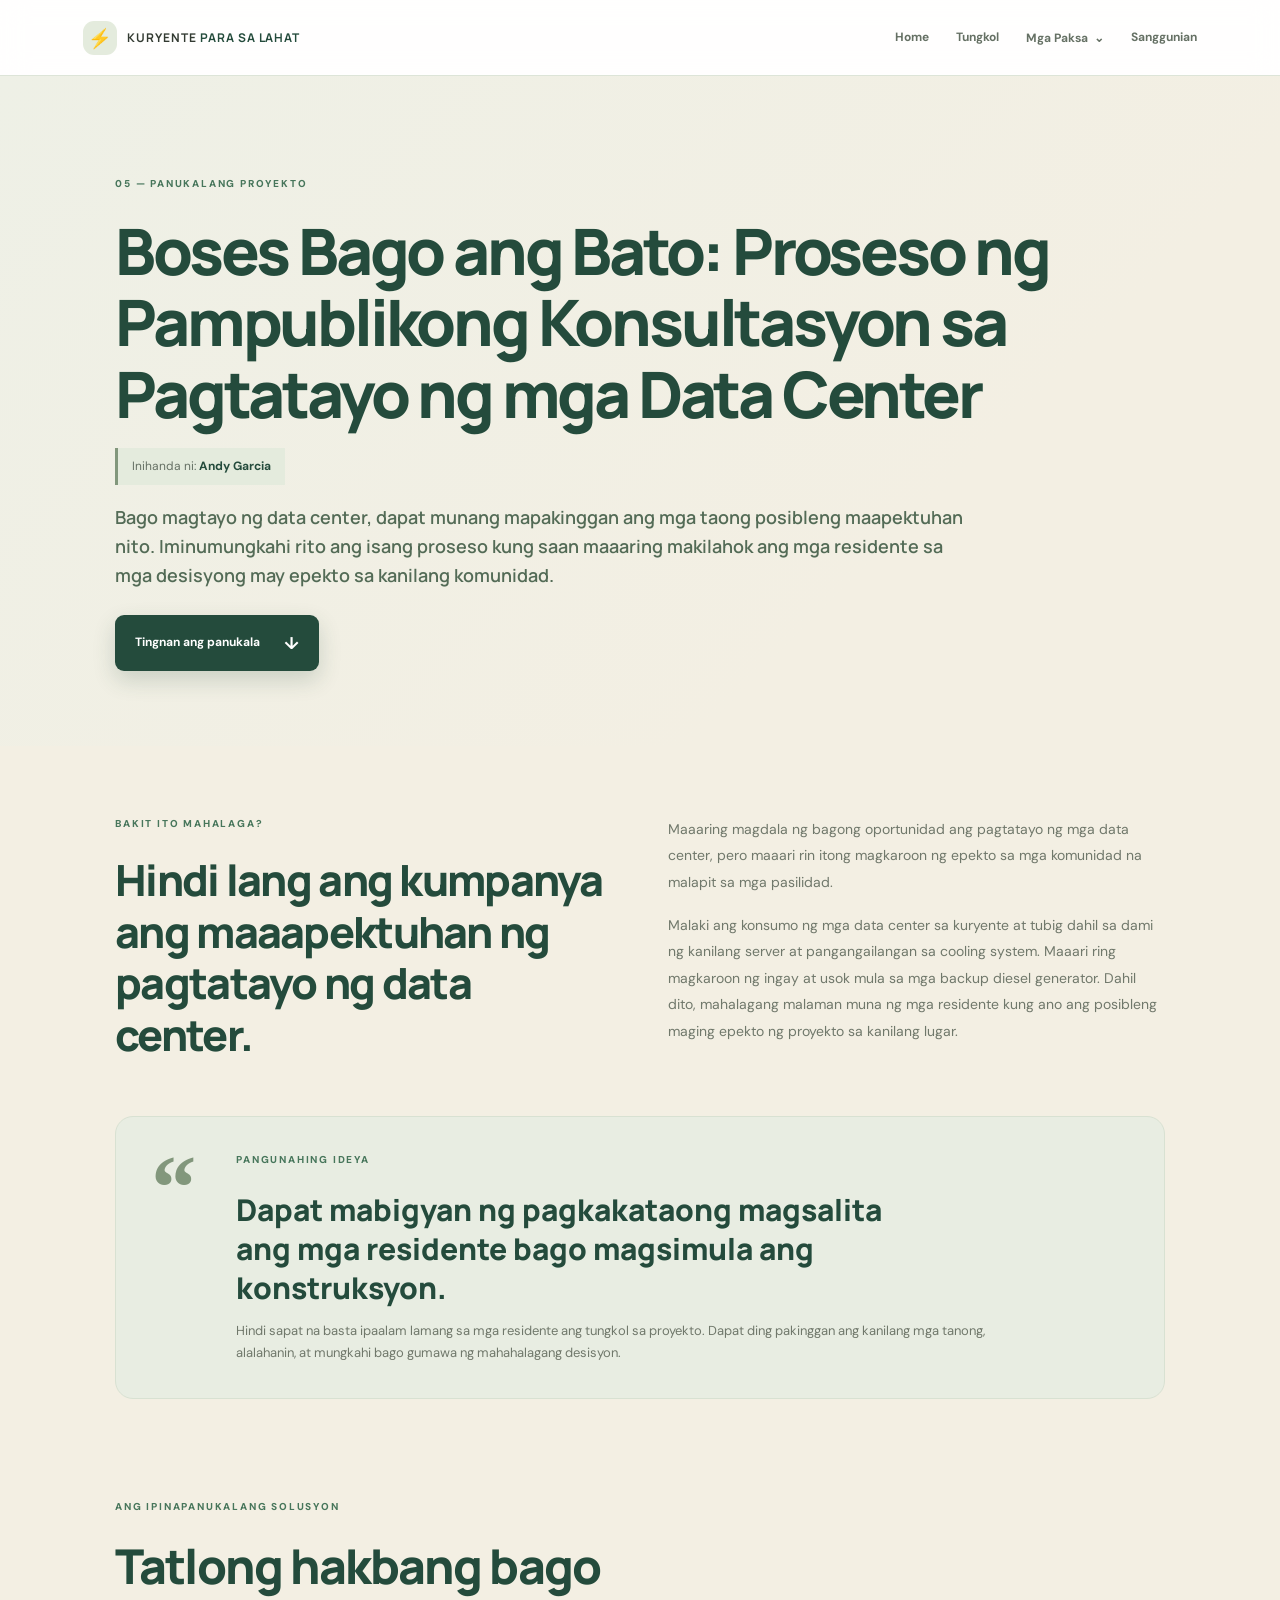
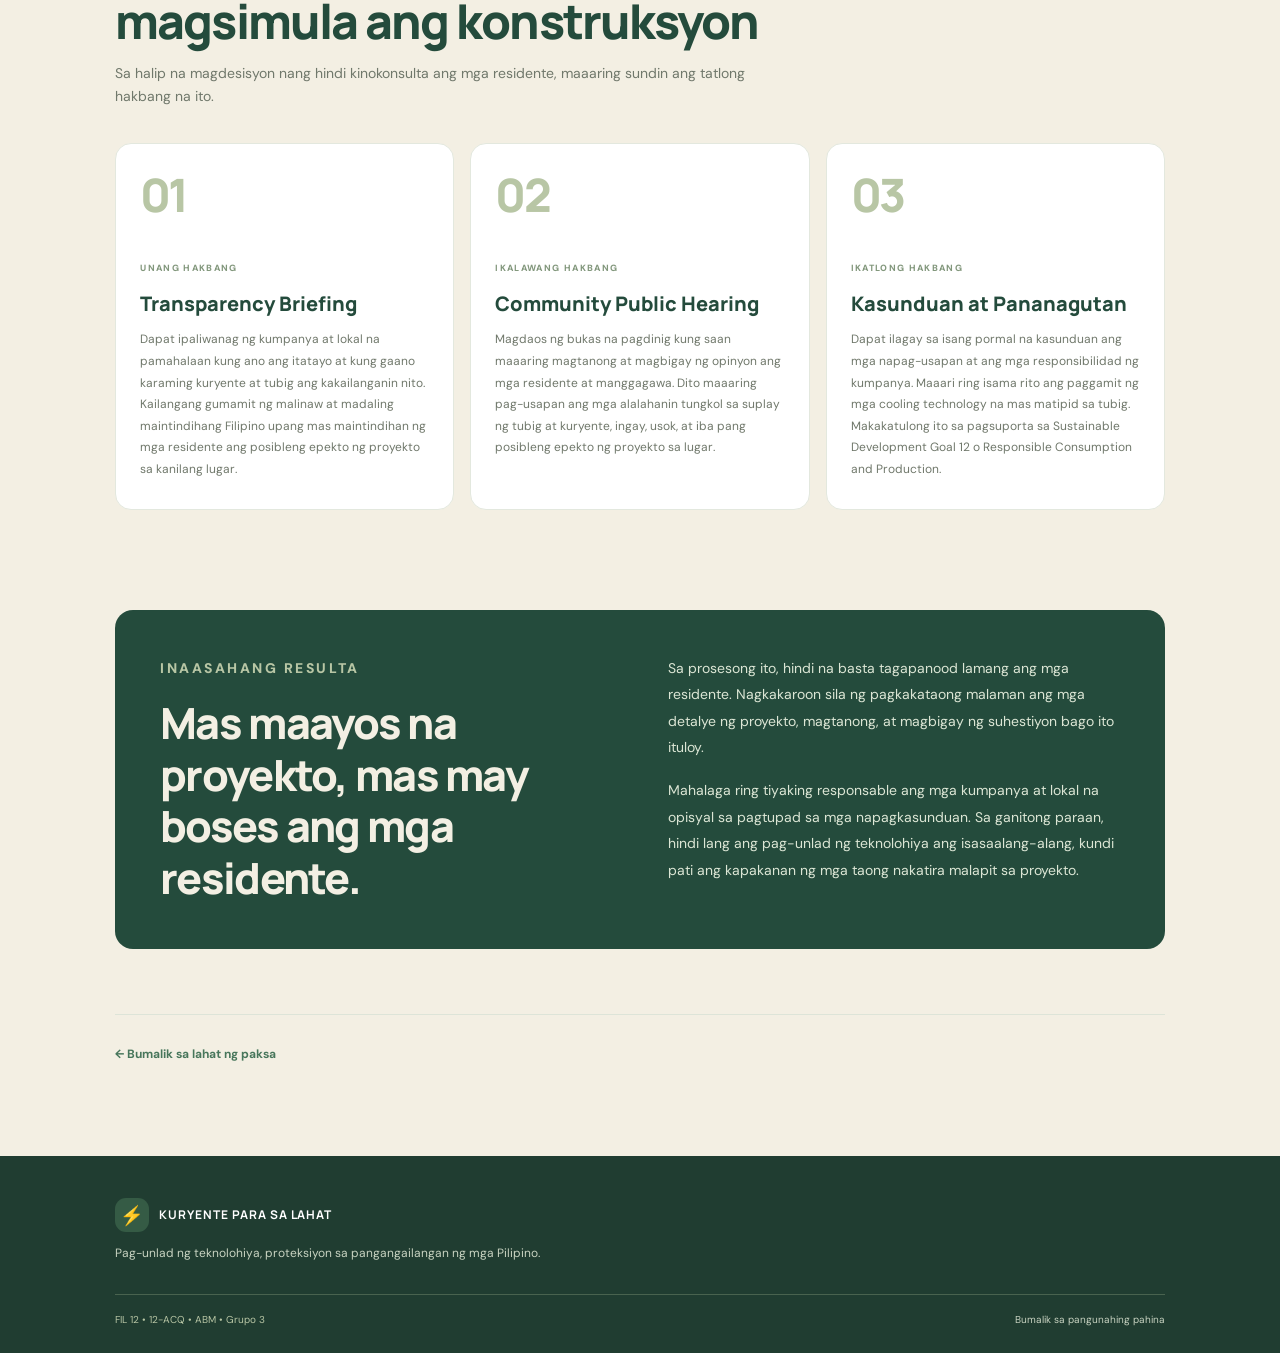
<file: andy-garcia.html>
<!doctype html>
<html lang="fil">
<head>
  <meta charset="utf-8">
  <meta name="viewport" content="width=device-width, initial-scale=1">
  <meta name="description" content="Boses Bago ang Bato: Proseso ng Pampublikong Konsultasyon sa Pagtatayo ng mga Data Center | Kuryente Para sa Lahat">
  <title>Boses Bago ang Bato | Kuryente Para sa Lahat</title>
  <link rel="preconnect" href="https://fonts.googleapis.com">
  <link rel="preconnect" href="https://fonts.gstatic.com" crossorigin>
  <link href="https://fonts.googleapis.com/css2?family=DM+Sans:wght@400;500;600;700&family=Manrope:wght@400;500;600;700;800&display=swap" rel="stylesheet">
  <link rel="stylesheet" href="styles.css">
</head>

<body>

<header class="site-header">
  <a class="brand" href="index.html#home" aria-label="Kuryente Para sa Lahat - Home">
    <span class="brand-mark">⚡</span>
    <span>KURYENTE <b>PARA SA LAHAT</b></span>
  </a>

  <button class="menu-toggle" aria-label="Buksan ang menu" aria-expanded="false">☰</button>

  <nav class="nav" aria-label="Pangunahing nabigasyon">
    <a href="index.html">Home</a>
    <a href="about.html">Tungkol</a>

    <div class="nav-dropdown">
      <button class="nav-dropbtn" type="button" aria-expanded="false">
        Mga Paksa <span>⌄</span>
      </button>

      <div class="nav-menu">
        <a href="rafael-umali.html">Gastusin at krisis sa enerhiya</a>
        <a href="zachary-cruz.html">Carbon emissions</a>
        <a href="brayden-chongco.html">Presyo ng kuryente</a>
        <a href="josef-joson.html">Alternatibong enerhiya</a>
        <a href="andy-garcia.html">Pampublikong konsultasyon</a>
        <a href="ezekiah-reyes.html">Prayoridad sa sambahayan</a>
      </div>
    </div>

    <a href="references.html">Sanggunian</a>
  </nav>
</header>

<main>

  <section class="topic-hero section">
    <p class="eyebrow">05 — PANUKALANG PROYEKTO</p>

    <h1>Boses Bago ang Bato: Proseso ng Pampublikong Konsultasyon sa Pagtatayo ng mga Data Center</h1>

    <p class="author-credit">
      Inihanda ni: <strong>Andy Garcia</strong>
    </p>

    <p class="topic-lede">
      Bago magtayo ng data center, dapat munang mapakinggan ang mga taong posibleng maapektuhan nito. Iminumungkahi rito ang isang proseso kung saan maaaring makilahok ang mga residente sa mga desisyong may epekto sa kanilang komunidad.
    </p>

    <a class="btn btn-primary" href="#nilalaman">
      Tingnan ang panukala <span>↓</span>
    </a>
  </section>

  <section id="nilalaman" class="section topic-content">

    <div class="consultation-intro">
      <div class="consultation-heading">
        <p class="eyebrow">BAKIT ITO MAHALAGA?</p>
        <h2>Hindi lang ang kumpanya ang maaapektuhan ng pagtatayo ng data center.</h2>
      </div>

      <div class="consultation-explanation">
        <p>
          Maaaring magdala ng bagong oportunidad ang pagtatayo ng mga data center, pero maaari rin itong magkaroon ng epekto sa mga komunidad na malapit sa mga pasilidad.
        </p>

        <p>
          Malaki ang konsumo ng mga data center sa kuryente at tubig dahil sa dami ng kanilang server at pangangailangan sa cooling system. Maaari ring magkaroon ng ingay at usok mula sa mga backup diesel generator. Dahil dito, mahalagang malaman muna ng mga residente kung ano ang posibleng maging epekto ng proyekto sa kanilang lugar.
        </p>
      </div>
    </div>

    <div class="consultation-callout">
      <span class="consultation-callout-icon">“</span>

      <div>
        <p class="eyebrow">PANGUNAHING IDEYA</p>
        <h3>Dapat mabigyan ng pagkakataong magsalita ang mga residente bago magsimula ang konstruksyon.</h3>
        <p>
          Hindi sapat na basta ipaalam lamang sa mga residente ang tungkol sa proyekto. Dapat ding pakinggan ang kanilang mga tanong, alalahanin, at mungkahi bago gumawa ng mahahalagang desisyon.
        </p>
      </div>
    </div>

    <div class="consultation-process">

      <div class="consultation-process-heading">
        <p class="eyebrow">ANG IPINAPANUKALANG SOLUSYON</p>
        <h2>Tatlong hakbang bago magsimula ang konstruksyon</h2>
        <p>
          Sa halip na magdesisyon nang hindi kinokonsulta ang mga residente, maaaring sundin ang tatlong hakbang na ito.
        </p>
      </div>

      <div class="consultation-steps">

        <article class="consultation-step">
          <span class="step-number">01</span>
          <div class="step-content">
            <span class="step-label">UNANG HAKBANG</span>
            <h3>Transparency Briefing</h3>
            <p>
              Dapat ipaliwanag ng kumpanya at lokal na pamahalaan kung ano ang itatayo at kung gaano karaming kuryente at tubig ang kakailanganin nito. Kailangang gumamit ng malinaw at madaling maintindihang Filipino upang mas maintindihan ng mga residente ang posibleng epekto ng proyekto sa kanilang lugar.
            </p>
          </div>
        </article>

        <article class="consultation-step">
          <span class="step-number">02</span>
          <div class="step-content">
            <span class="step-label">IKALAWANG HAKBANG</span>
            <h3>Community Public Hearing</h3>
            <p>
              Magdaos ng bukas na pagdinig kung saan maaaring magtanong at magbigay ng opinyon ang mga residente at manggagawa. Dito maaaring pag-usapan ang mga alalahanin tungkol sa suplay ng tubig at kuryente, ingay, usok, at iba pang posibleng epekto ng proyekto sa lugar.
            </p>
          </div>
        </article>

        <article class="consultation-step">
          <span class="step-number">03</span>
          <div class="step-content">
            <span class="step-label">IKATLONG HAKBANG</span>
            <h3>Kasunduan at Pananagutan</h3>
            <p>
              Dapat ilagay sa isang pormal na kasunduan ang mga napag-usapan at ang mga responsibilidad ng kumpanya. Maaari ring isama rito ang paggamit ng mga cooling technology na mas matipid sa tubig. Makakatulong ito sa pagsuporta sa Sustainable Development Goal 12 o Responsible Consumption and Production.
            </p>
          </div>
        </article>

      </div>
    </div>

    <section class="consultation-outcome">
      <div>
        <p class="eyebrow">INAASAHANG RESULTA</p>
        <h2>Mas maayos na proyekto, mas may boses ang mga residente.</h2>
      </div>

      <div>
        <p>
          Sa prosesong ito, hindi na basta tagapanood lamang ang mga residente. Nagkakaroon sila ng pagkakataong malaman ang mga detalye ng proyekto, magtanong, at magbigay ng suhestiyon bago ito ituloy.
        </p>

        <p>
          Mahalaga ring tiyaking responsable ang mga kumpanya at lokal na opisyal sa pagtupad sa mga napagkasunduan. Sa ganitong paraan, hindi lang ang pag-unlad ng teknolohiya ang isasaalang-alang, kundi pati ang kapakanan ng mga taong nakatira malapit sa proyekto.
        </p>
      </div>
    </section>

    <div class="topic-back">
      <a class="text-link" href="index.html#mga-paksa">
        ← Bumalik sa lahat ng paksa
      </a>
    </div>

  </section>

</main>

<footer class="footer">
  <div class="footer-brand">
    <span class="brand-mark">⚡</span>
    <b>KURYENTE PARA SA LAHAT</b>
  </div>

  <p>Pag-unlad ng teknolohiya, proteksiyon sa pangangailangan ng mga Pilipino.</p>

  <div class="footer-bottom">
    <span>FIL 12 • 12-ACQ • ABM • Grupo 3</span>
    <span><a href="index.html">Bumalik sa pangunahing pahina</a></span>
  </div>
</footer>

<script src="script.js"></script>

</body>
</html>
</file>
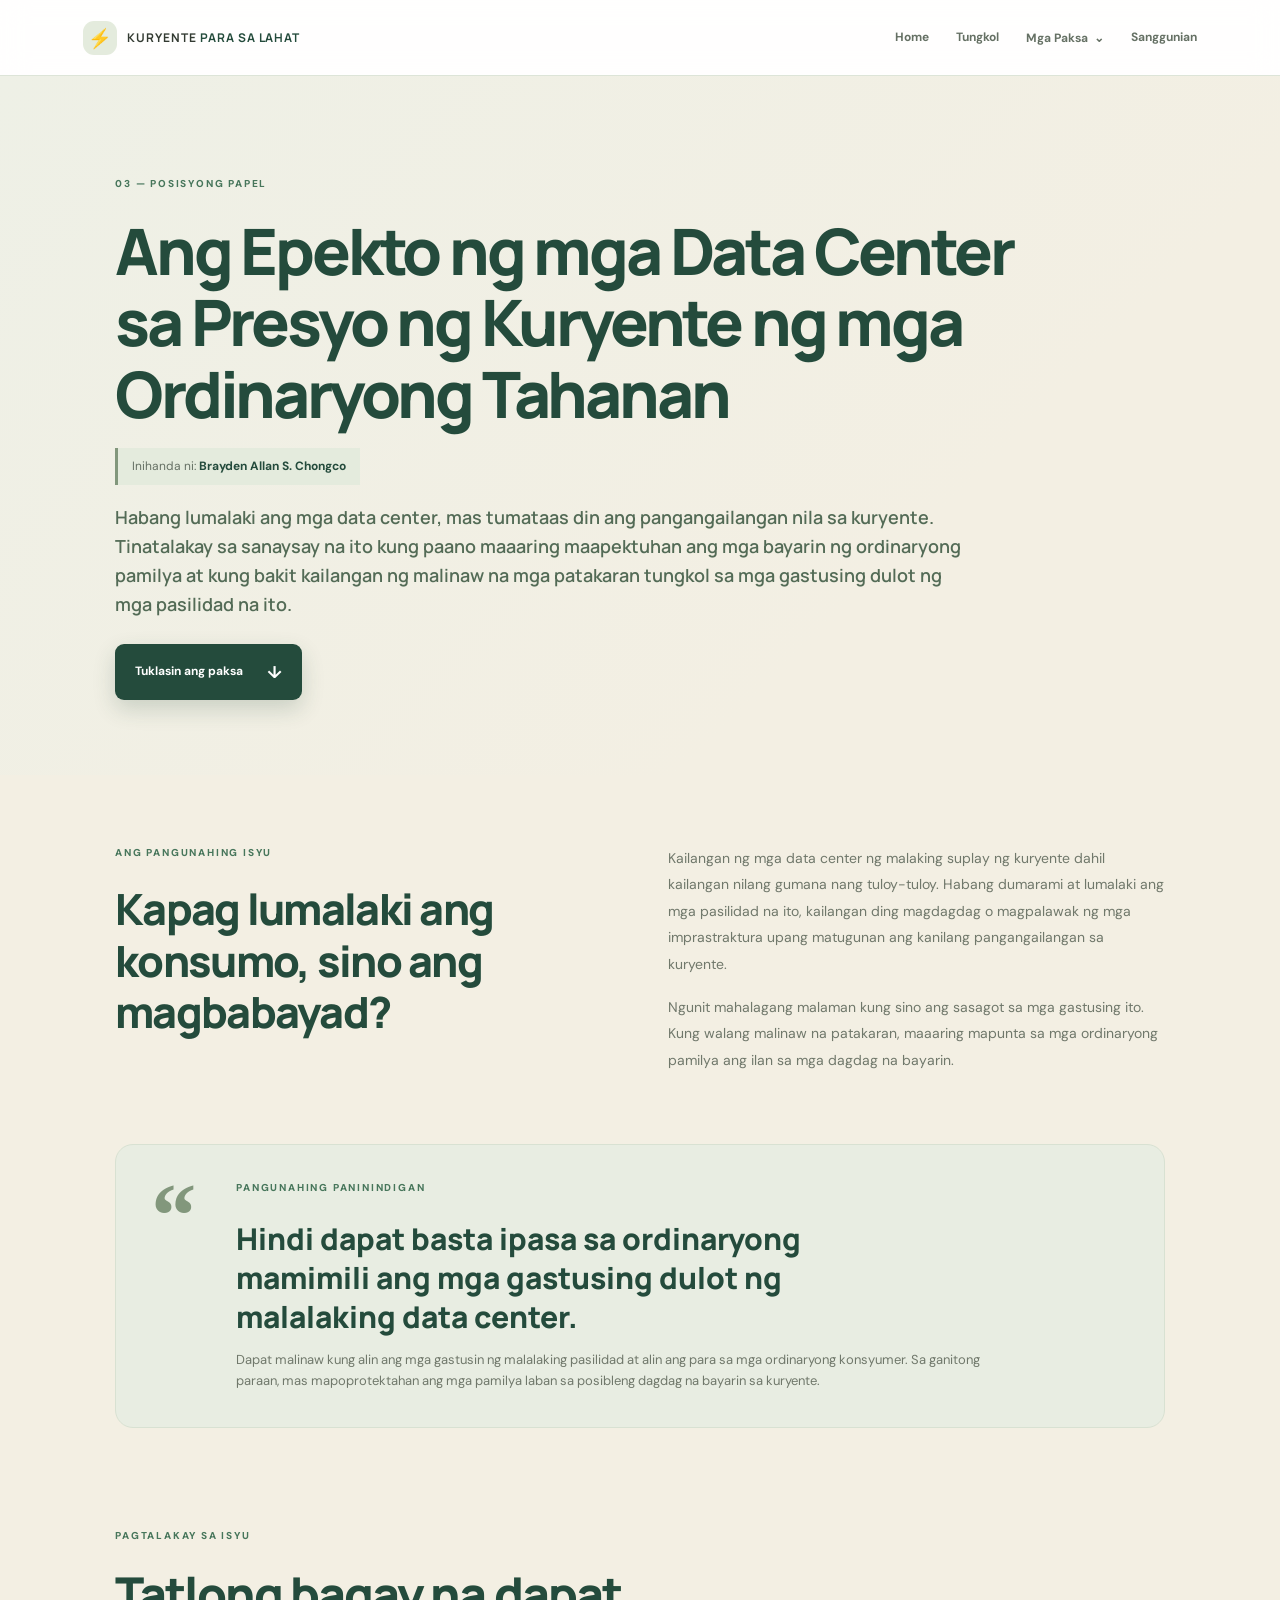
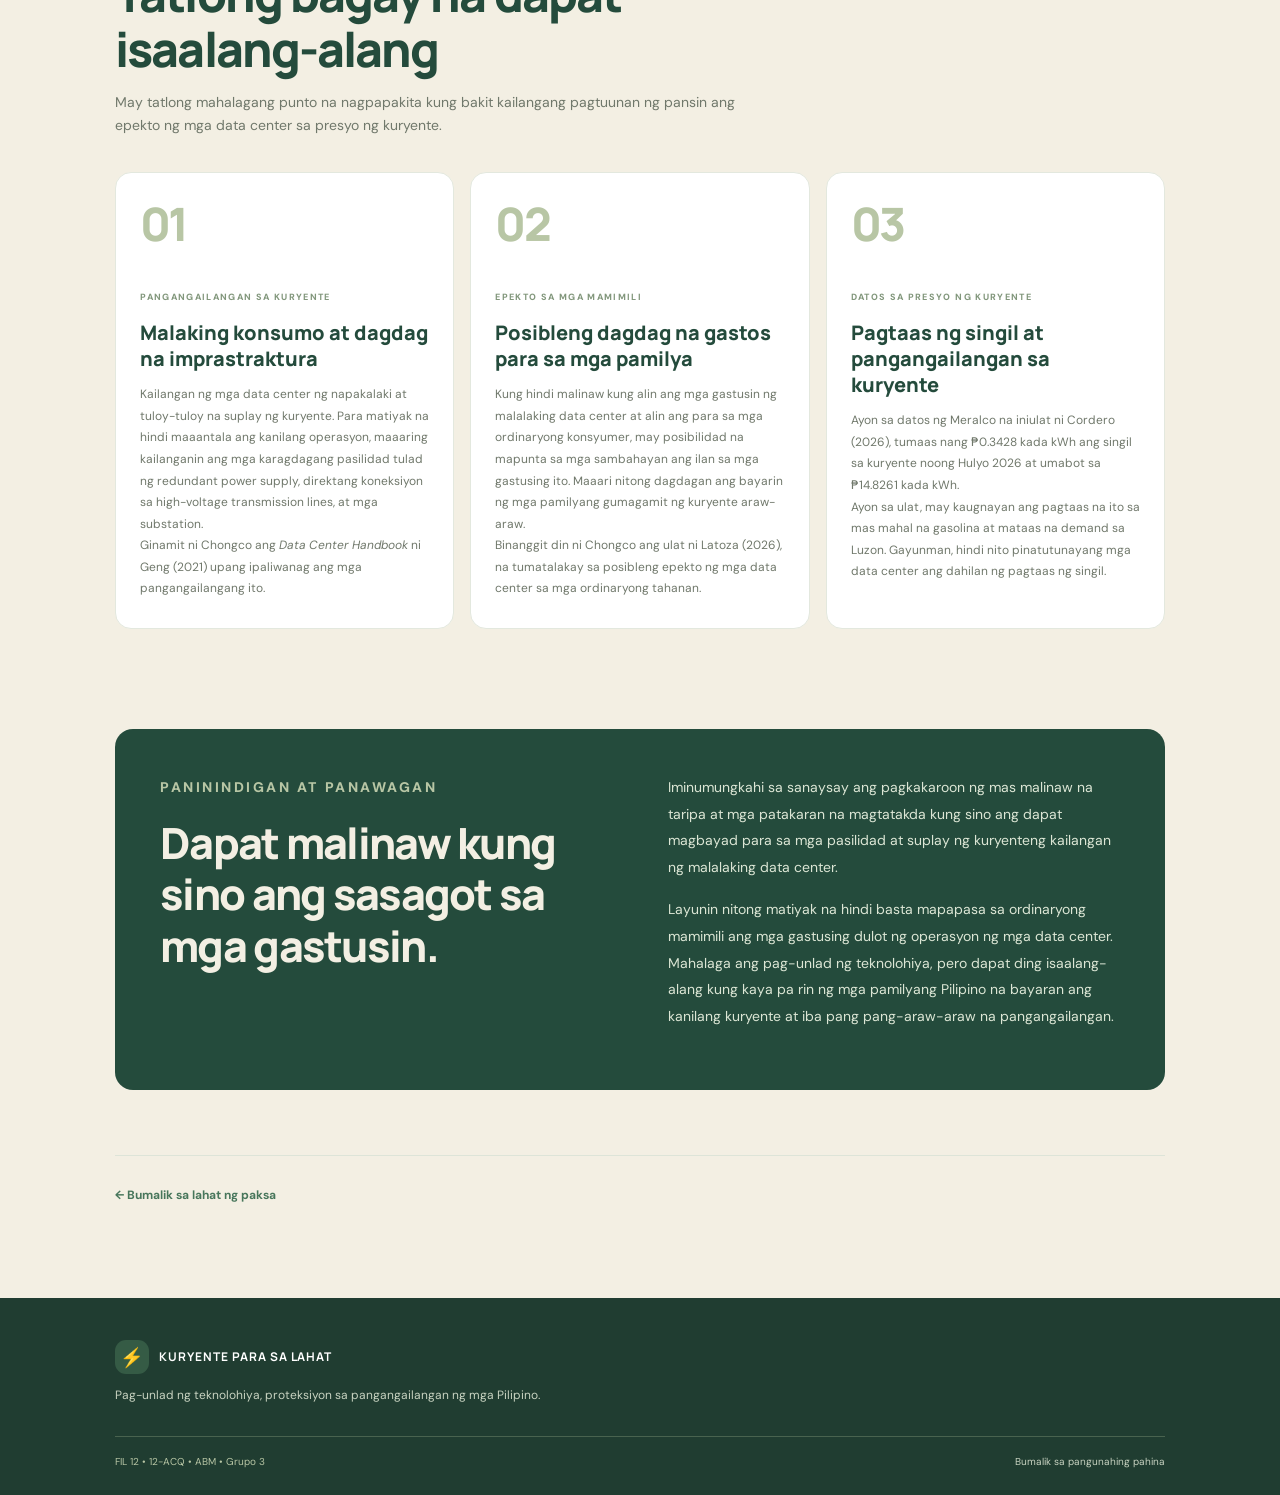
<file: brayden-chongco.html>
<!doctype html>
<html lang="fil">
<head>
  <meta charset="utf-8">
  <meta name="viewport" content="width=device-width, initial-scale=1">
  <meta name="description" content="Ang Epekto ng mga Data Center sa Presyo ng Kuryente ng mga Ordinaryong Tahanan">
  <title>Ang Epekto ng mga Data Center sa Presyo ng Kuryente ng mga Ordinaryong Tahanan | Kuryente Para sa Lahat</title>
  <link rel="preconnect" href="https://fonts.googleapis.com">
  <link rel="preconnect" href="https://fonts.gstatic.com" crossorigin>
  <link href="https://fonts.googleapis.com/css2?family=DM+Sans:wght@400;500;600;700&family=Manrope:wght@400;500;600;700;800&display=swap" rel="stylesheet">
  <link rel="stylesheet" href="styles.css">
</head>

<body>

<header class="site-header">
  <a class="brand" href="index.html#home" aria-label="Kuryente Para sa Lahat - Home">
    <span class="brand-mark">⚡</span>
    <span>KURYENTE <b>PARA SA LAHAT</b></span>
  </a>

  <button class="menu-toggle" aria-label="Buksan ang menu" aria-expanded="false">☰</button>

  <nav class="nav" aria-label="Pangunahing nabigasyon">
    <a href="index.html">Home</a>
    <a href="about.html">Tungkol</a>

    <div class="nav-dropdown">
      <button class="nav-dropbtn" type="button" aria-expanded="false">
        Mga Paksa <span>⌄</span>
      </button>

      <div class="nav-menu">
        <a href="rafael-umali.html">Gastusin at krisis sa enerhiya</a>
        <a href="zachary-cruz.html">Carbon emissions</a>
        <a href="brayden-chongco.html">Presyo ng kuryente</a>
        <a href="josef-joson.html">Alternatibong enerhiya</a>
        <a href="andy-garcia.html">Pampublikong konsultasyon</a>
        <a href="ezekiah-reyes.html">Prayoridad sa sambahayan</a>
      </div>
    </div>

    <a href="references.html">Sanggunian</a>
  </nav>
</header>

<main>

  <section class="topic-hero section">
    <p class="eyebrow">03 — POSISYONG PAPEL</p>

    <h1>Ang Epekto ng mga Data Center sa Presyo ng Kuryente ng mga Ordinaryong Tahanan</h1>

    <p class="author-credit">
      Inihanda ni: <strong>Brayden Allan S. Chongco</strong>
    </p>

    <p class="topic-lede">
      Habang lumalaki ang mga data center, mas tumataas din ang pangangailangan nila sa kuryente. Tinatalakay sa sanaysay na ito kung paano maaaring maapektuhan ang mga bayarin ng ordinaryong pamilya at kung bakit kailangan ng malinaw na mga patakaran tungkol sa mga gastusing dulot ng mga pasilidad na ito.
    </p>

    <a class="btn btn-primary" href="#nilalaman">
      Tuklasin ang paksa <span>↓</span>
    </a>
  </section>

  <section id="nilalaman" class="section topic-content">

    <div class="consultation-intro">
      <div class="consultation-heading">
        <p class="eyebrow">ANG PANGUNAHING ISYU</p>
        <h2>Kapag lumalaki ang konsumo, sino ang magbabayad?</h2>
      </div>

      <div class="consultation-explanation">
        <p>
          Kailangan ng mga data center ng malaking suplay ng kuryente dahil kailangan nilang gumana nang tuloy-tuloy. Habang dumarami at lumalaki ang mga pasilidad na ito, kailangan ding magdagdag o magpalawak ng mga imprastraktura upang matugunan ang kanilang pangangailangan sa kuryente.
        </p>

        <p>
          Ngunit mahalagang malaman kung sino ang sasagot sa mga gastusing ito. Kung walang malinaw na patakaran, maaaring mapunta sa mga ordinaryong pamilya ang ilan sa mga dagdag na bayarin.
        </p>
      </div>
    </div>

    <div class="consultation-callout">
      <span class="consultation-callout-icon">“</span>

      <div>
        <p class="eyebrow">PANGUNAHING PANININDIGAN</p>
        <h3>Hindi dapat basta ipasa sa ordinaryong mamimili ang mga gastusing dulot ng malalaking data center.</h3>
        <p>
          Dapat malinaw kung alin ang mga gastusin ng malalaking pasilidad at alin ang para sa mga ordinaryong konsyumer. Sa ganitong paraan, mas mapoprotektahan ang mga pamilya laban sa posibleng dagdag na bayarin sa kuryente.
        </p>
      </div>
    </div>

    <div class="consultation-process">
      <div class="consultation-process-heading">
        <p class="eyebrow">PAGTALAKAY SA ISYU</p>
        <h2>Tatlong bagay na dapat isaalang-alang</h2>
        <p>
          May tatlong mahalagang punto na nagpapakita kung bakit kailangang pagtuunan ng pansin ang epekto ng mga data center sa presyo ng kuryente.
        </p>
      </div>

      <div class="consultation-steps">

        <article class="consultation-step">
          <span class="step-number">01</span>
          <div class="step-content">
            <span class="step-label">PANGANGAILANGAN SA KURYENTE</span>
            <h3>Malaking konsumo at dagdag na imprastraktura</h3>
            <p>
              Kailangan ng mga data center ng napakalaki at tuloy-tuloy na suplay ng kuryente. Para matiyak na hindi maaantala ang kanilang operasyon, maaaring kailanganin ang mga karagdagang pasilidad tulad ng redundant power supply, direktang koneksiyon sa high-voltage transmission lines, at mga substation.
            </p>
            <p>
              Ginamit ni Chongco ang <em>Data Center Handbook</em> ni Geng (2021) upang ipaliwanag ang mga pangangailangang ito.
            </p>
          </div>
        </article>

        <article class="consultation-step">
          <span class="step-number">02</span>
          <div class="step-content">
            <span class="step-label">EPEKTO SA MGA MAMIMILI</span>
            <h3>Posibleng dagdag na gastos para sa mga pamilya</h3>
            <p>
              Kung hindi malinaw kung alin ang mga gastusin ng malalaking data center at alin ang para sa mga ordinaryong konsyumer, may posibilidad na mapunta sa mga sambahayan ang ilan sa mga gastusing ito. Maaari nitong dagdagan ang bayarin ng mga pamilyang gumagamit ng kuryente araw-araw.
            </p>
            <p>
              Binanggit din ni Chongco ang ulat ni Latoza (2026), na tumatalakay sa posibleng epekto ng mga data center sa mga ordinaryong tahanan.
            </p>
          </div>
        </article>

        <article class="consultation-step">
          <span class="step-number">03</span>
          <div class="step-content">
            <span class="step-label">DATOS SA PRESYO NG KURYENTE</span>
            <h3>Pagtaas ng singil at pangangailangan sa kuryente</h3>
            <p>
              Ayon sa datos ng Meralco na iniulat ni Cordero (2026), tumaas nang ₱0.3428 kada kWh ang singil sa kuryente noong Hulyo 2026 at umabot sa ₱14.8261 kada kWh.
            </p>
            <p>
              Ayon sa ulat, may kaugnayan ang pagtaas na ito sa mas mahal na gasolina at mataas na demand sa Luzon. Gayunman, hindi nito pinatutunayang mga data center ang dahilan ng pagtaas ng singil.
            </p>
          </div>
        </article>

      </div>
    </div>

    <section class="consultation-outcome">
      <div>
        <p class="eyebrow">PANININDIGAN AT PANAWAGAN</p>
        <h2>Dapat malinaw kung sino ang sasagot sa mga gastusin.</h2>
      </div>

      <div>
        <p>
          Iminumungkahi sa sanaysay ang pagkakaroon ng mas malinaw na taripa at mga patakaran na magtatakda kung sino ang dapat magbayad para sa mga pasilidad at suplay ng kuryenteng kailangan ng malalaking data center.
        </p>

        <p>
          Layunin nitong matiyak na hindi basta mapapasa sa ordinaryong mamimili ang mga gastusing dulot ng operasyon ng mga data center. Mahalaga ang pag-unlad ng teknolohiya, pero dapat ding isaalang-alang kung kaya pa rin ng mga pamilyang Pilipino na bayaran ang kanilang kuryente at iba pang pang-araw-araw na pangangailangan.
        </p>
      </div>
    </section>

    <div class="topic-back">
      <a class="text-link" href="index.html#mga-paksa">
        ← Bumalik sa lahat ng paksa
      </a>
    </div>

  </section>

</main>

<footer class="footer">
  <div class="footer-brand">
    <span class="brand-mark">⚡</span>
    <b>KURYENTE PARA SA LAHAT</b>
  </div>

  <p>Pag-unlad ng teknolohiya, proteksiyon sa pangangailangan ng mga Pilipino.</p>

  <div class="footer-bottom">
    <span>FIL 12 • 12-ACQ • ABM • Grupo 3</span>
    <span><a href="index.html">Bumalik sa pangunahing pahina</a></span>
  </div>
</footer>

<script src="script.js"></script>

</body>
</html>
</file>
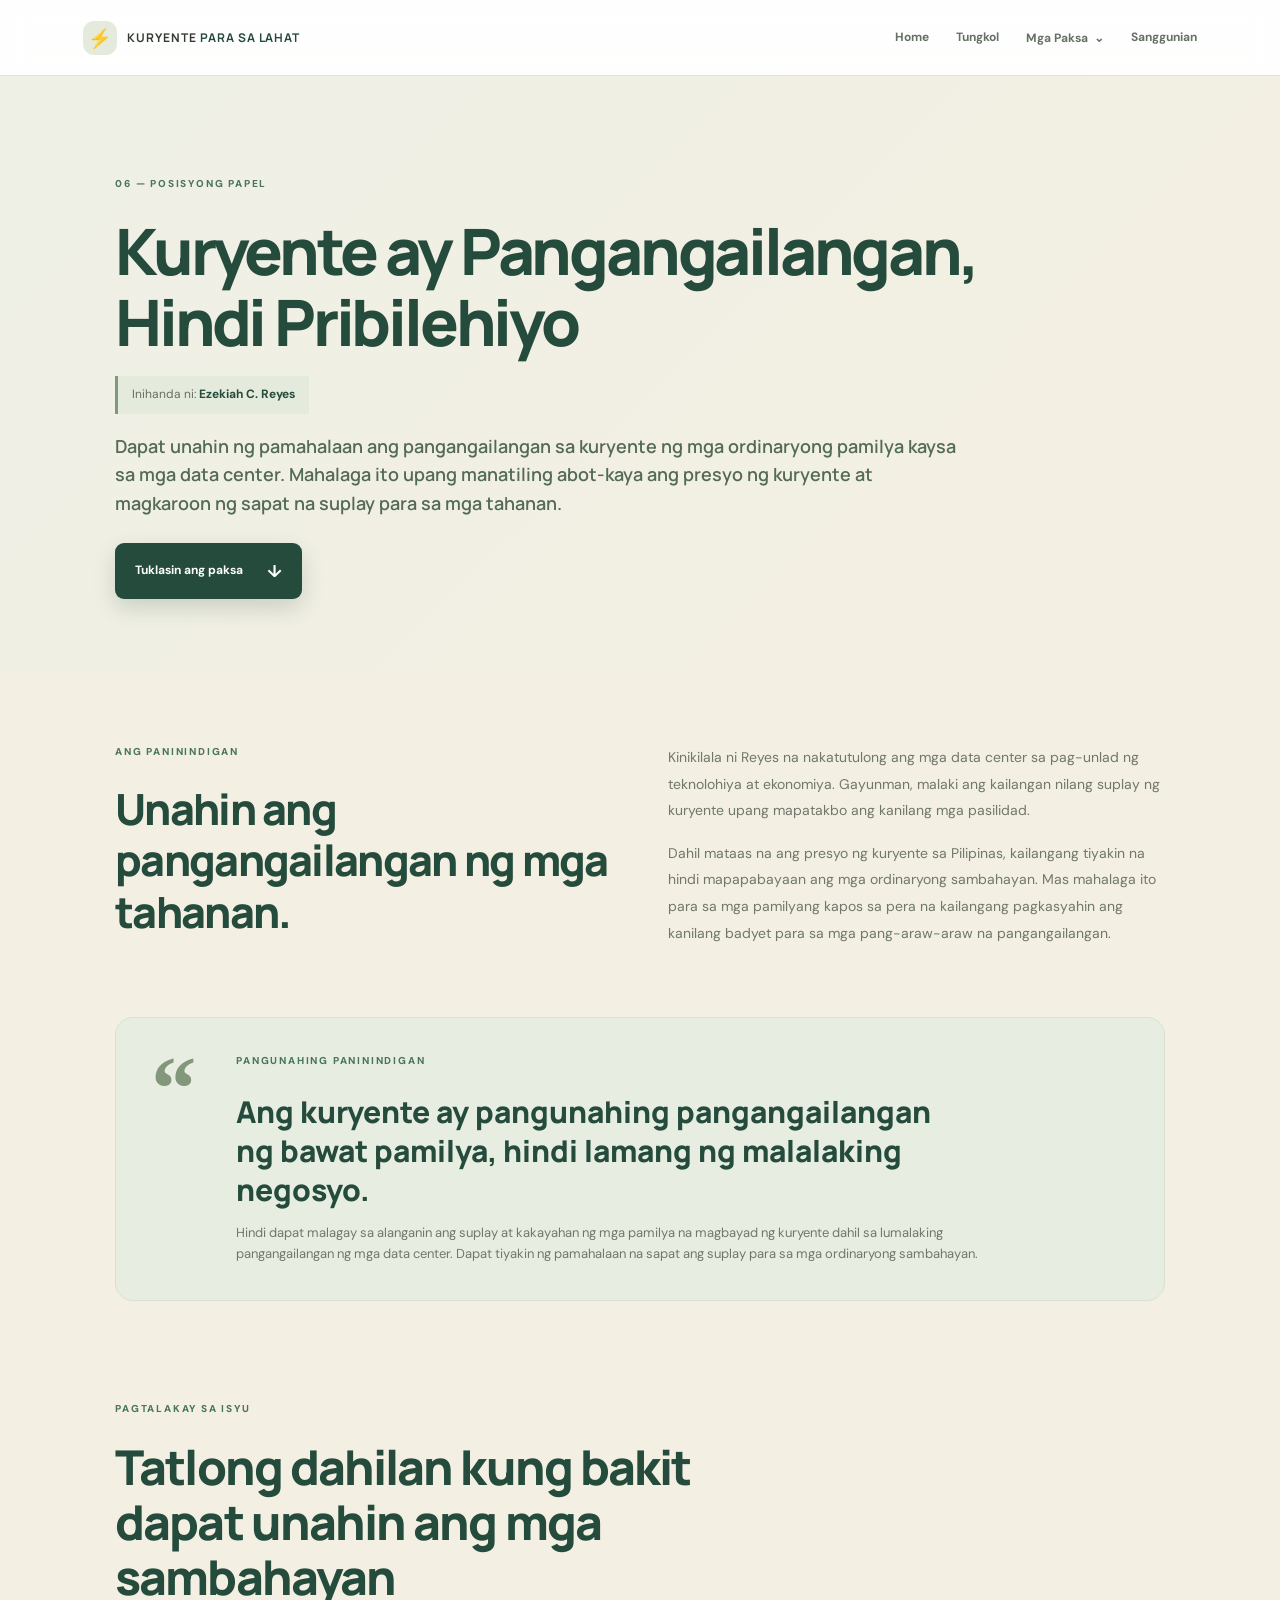
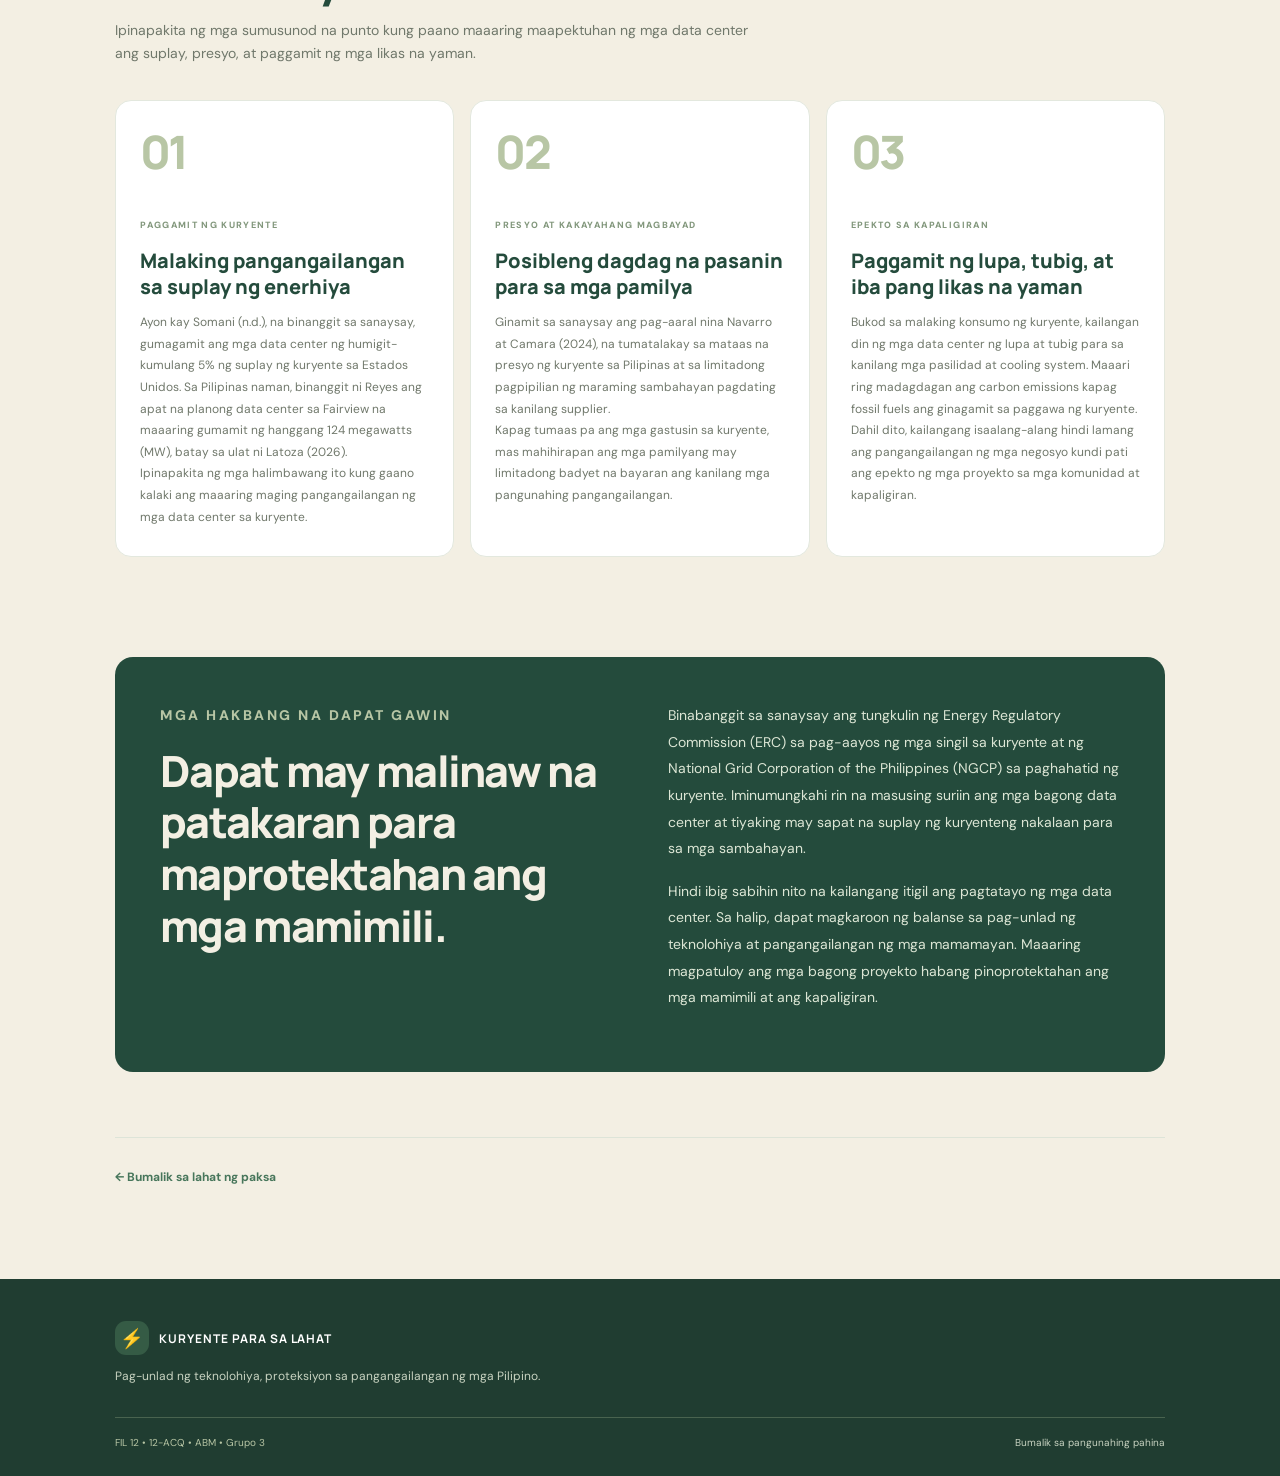
<file: ezekiah-reyes.html>
<!doctype html>
<html lang="fil">
<head>
  <meta charset="utf-8">
  <meta name="viewport" content="width=device-width, initial-scale=1">
  <meta name="description" content="Kuryente ay Pangangailangan, Hindi Pribilehiyo | Kuryente Para sa Lahat">
  <title>Kuryente ay Pangangailangan, Hindi Pribilehiyo | Kuryente Para sa Lahat</title>
  <link rel="preconnect" href="https://fonts.googleapis.com">
  <link rel="preconnect" href="https://fonts.gstatic.com" crossorigin>
  <link href="https://fonts.googleapis.com/css2?family=DM+Sans:wght@400;500;600;700&family=Manrope:wght@400;500;600;700;800&display=swap" rel="stylesheet">
  <link rel="stylesheet" href="styles.css">
</head>

<body>

<header class="site-header">
  <a class="brand" href="index.html#home" aria-label="Kuryente Para sa Lahat - Home">
    <span class="brand-mark">⚡</span>
    <span>KURYENTE <b>PARA SA LAHAT</b></span>
  </a>

  <button class="menu-toggle" aria-label="Buksan ang menu" aria-expanded="false">☰</button>

  <nav class="nav" aria-label="Pangunahing nabigasyon">
    <a href="index.html">Home</a>
    <a href="about.html">Tungkol</a>

    <div class="nav-dropdown">
      <button class="nav-dropbtn" type="button" aria-expanded="false">
        Mga Paksa <span>⌄</span>
      </button>

      <div class="nav-menu">
        <a href="rafael-umali.html">Gastusin at krisis sa enerhiya</a>
        <a href="zachary-cruz.html">Carbon emissions</a>
        <a href="brayden-chongco.html">Presyo ng kuryente</a>
        <a href="josef-joson.html">Alternatibong enerhiya</a>
        <a href="andy-garcia.html">Pampublikong konsultasyon</a>
        <a href="ezekiah-reyes.html">Prayoridad sa sambahayan</a>
      </div>
    </div>

    <a href="references.html">Sanggunian</a>
  </nav>
</header>

<main>

  <section class="topic-hero section">
    <p class="eyebrow">06 — POSISYONG PAPEL</p>

    <h1>Kuryente ay Pangangailangan, Hindi Pribilehiyo</h1>

    <p class="author-credit">
      Inihanda ni: <strong>Ezekiah C. Reyes</strong>
    </p>

    <p class="topic-lede">
      Dapat unahin ng pamahalaan ang pangangailangan sa kuryente ng mga ordinaryong pamilya kaysa sa mga data center. Mahalaga ito upang manatiling abot-kaya ang presyo ng kuryente at magkaroon ng sapat na suplay para sa mga tahanan.
    </p>

    <a class="btn btn-primary" href="#nilalaman">
      Tuklasin ang paksa <span>↓</span>
    </a>
  </section>

  <section id="nilalaman" class="section topic-content">

    <div class="consultation-intro">
      <div class="consultation-heading">
        <p class="eyebrow">ANG PANININDIGAN</p>
        <h2>Unahin ang pangangailangan ng mga tahanan.</h2>
      </div>

      <div class="consultation-explanation">
        <p>
          Kinikilala ni Reyes na nakatutulong ang mga data center sa pag-unlad ng teknolohiya at ekonomiya. Gayunman, malaki ang kailangan nilang suplay ng kuryente upang mapatakbo ang kanilang mga pasilidad.
        </p>

        <p>
          Dahil mataas na ang presyo ng kuryente sa Pilipinas, kailangang tiyakin na hindi mapapabayaan ang mga ordinaryong sambahayan. Mas mahalaga ito para sa mga pamilyang kapos sa pera na kailangang pagkasyahin ang kanilang badyet para sa mga pang-araw-araw na pangangailangan.
        </p>
      </div>
    </div>

    <div class="consultation-callout">
      <span class="consultation-callout-icon">“</span>

      <div>
        <p class="eyebrow">PANGUNAHING PANININDIGAN</p>
        <h3>Ang kuryente ay pangunahing pangangailangan ng bawat pamilya, hindi lamang ng malalaking negosyo.</h3>
        <p>
          Hindi dapat malagay sa alanganin ang suplay at kakayahan ng mga pamilya na magbayad ng kuryente dahil sa lumalaking pangangailangan ng mga data center. Dapat tiyakin ng pamahalaan na sapat ang suplay para sa mga ordinaryong sambahayan.
        </p>
      </div>
    </div>

    <div class="consultation-process">
      <div class="consultation-process-heading">
        <p class="eyebrow">PAGTALAKAY SA ISYU</p>
        <h2>Tatlong dahilan kung bakit dapat unahin ang mga sambahayan</h2>
        <p>
          Ipinapakita ng mga sumusunod na punto kung paano maaaring maapektuhan ng mga data center ang suplay, presyo, at paggamit ng mga likas na yaman.
        </p>
      </div>

      <div class="consultation-steps">

        <article class="consultation-step">
          <span class="step-number">01</span>
          <div class="step-content">
            <span class="step-label">PAGGAMIT NG KURYENTE</span>
            <h3>Malaking pangangailangan sa suplay ng enerhiya</h3>
            <p>
              Ayon kay Somani (n.d.), na binanggit sa sanaysay, gumagamit ang mga data center ng humigit-kumulang 5% ng suplay ng kuryente sa Estados Unidos. Sa Pilipinas naman, binanggit ni Reyes ang apat na planong data center sa Fairview na maaaring gumamit ng hanggang 124 megawatts (MW), batay sa ulat ni Latoza (2026).
            </p>
            <p>
              Ipinapakita ng mga halimbawang ito kung gaano kalaki ang maaaring maging pangangailangan ng mga data center sa kuryente.
            </p>
          </div>
        </article>

        <article class="consultation-step">
          <span class="step-number">02</span>
          <div class="step-content">
            <span class="step-label">PRESYO AT KAKAYAHANG MAGBAYAD</span>
            <h3>Posibleng dagdag na pasanin para sa mga pamilya</h3>
            <p>
              Ginamit sa sanaysay ang pag-aaral nina Navarro at Camara (2024), na tumatalakay sa mataas na presyo ng kuryente sa Pilipinas at sa limitadong pagpipilian ng maraming sambahayan pagdating sa kanilang supplier.
            </p>
            <p>
              Kapag tumaas pa ang mga gastusin sa kuryente, mas mahihirapan ang mga pamilyang may limitadong badyet na bayaran ang kanilang mga pangunahing pangangailangan.
            </p>
          </div>
        </article>

        <article class="consultation-step">
          <span class="step-number">03</span>
          <div class="step-content">
            <span class="step-label">EPEKTO SA KAPALIGIRAN</span>
            <h3>Paggamit ng lupa, tubig, at iba pang likas na yaman</h3>
            <p>
              Bukod sa malaking konsumo ng kuryente, kailangan din ng mga data center ng lupa at tubig para sa kanilang mga pasilidad at cooling system. Maaari ring madagdagan ang carbon emissions kapag fossil fuels ang ginagamit sa paggawa ng kuryente.
            </p>
            <p>
              Dahil dito, kailangang isaalang-alang hindi lamang ang pangangailangan ng mga negosyo kundi pati ang epekto ng mga proyekto sa mga komunidad at kapaligiran.
            </p>
          </div>
        </article>

      </div>
    </div>

    <section class="consultation-outcome">
      <div>
        <p class="eyebrow">MGA HAKBANG NA DAPAT GAWIN</p>
        <h2>Dapat may malinaw na patakaran para maprotektahan ang mga mamimili.</h2>
      </div>

      <div>
        <p>
          Binabanggit sa sanaysay ang tungkulin ng Energy Regulatory Commission (ERC) sa pag-aayos ng mga singil sa kuryente at ng National Grid Corporation of the Philippines (NGCP) sa paghahatid ng kuryente. Iminumungkahi rin na masusing suriin ang mga bagong data center at tiyaking may sapat na suplay ng kuryenteng nakalaan para sa mga sambahayan.
        </p>

        <p>
          Hindi ibig sabihin nito na kailangang itigil ang pagtatayo ng mga data center. Sa halip, dapat magkaroon ng balanse sa pag-unlad ng teknolohiya at pangangailangan ng mga mamamayan. Maaaring magpatuloy ang mga bagong proyekto habang pinoprotektahan ang mga mamimili at ang kapaligiran.
        </p>
      </div>
    </section>

    <div class="topic-back">
      <a class="text-link" href="index.html#mga-paksa">
        ← Bumalik sa lahat ng paksa
      </a>
    </div>

  </section>

</main>

<footer class="footer">
  <div class="footer-brand">
    <span class="brand-mark">⚡</span>
    <b>KURYENTE PARA SA LAHAT</b>
  </div>

  <p>Pag-unlad ng teknolohiya, proteksiyon sa pangangailangan ng mga Pilipino.</p>

  <div class="footer-bottom">
    <span>FIL 12 • 12-ACQ • ABM • Grupo 3</span>
    <span><a href="index.html">Bumalik sa pangunahing pahina</a></span>
  </div>
</footer>

<script src="script.js"></script>

</body>
</html>
</file>
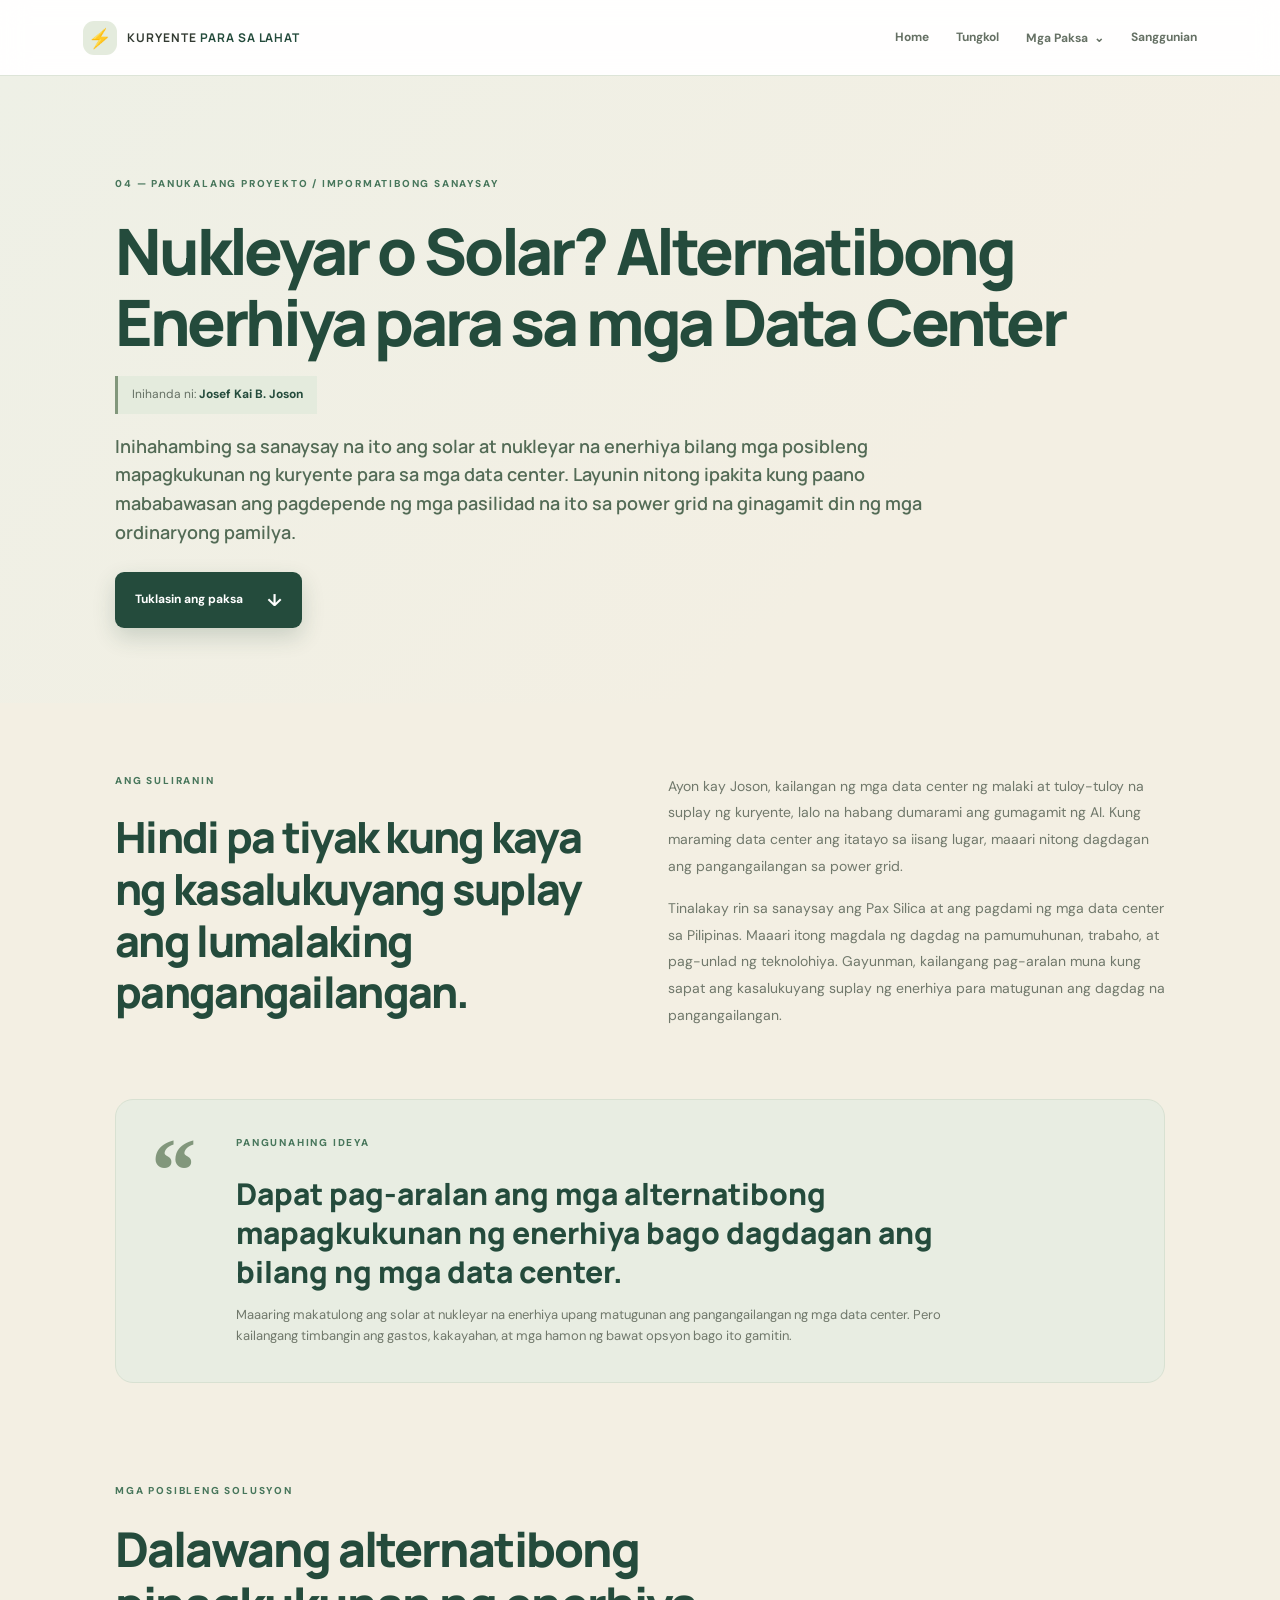
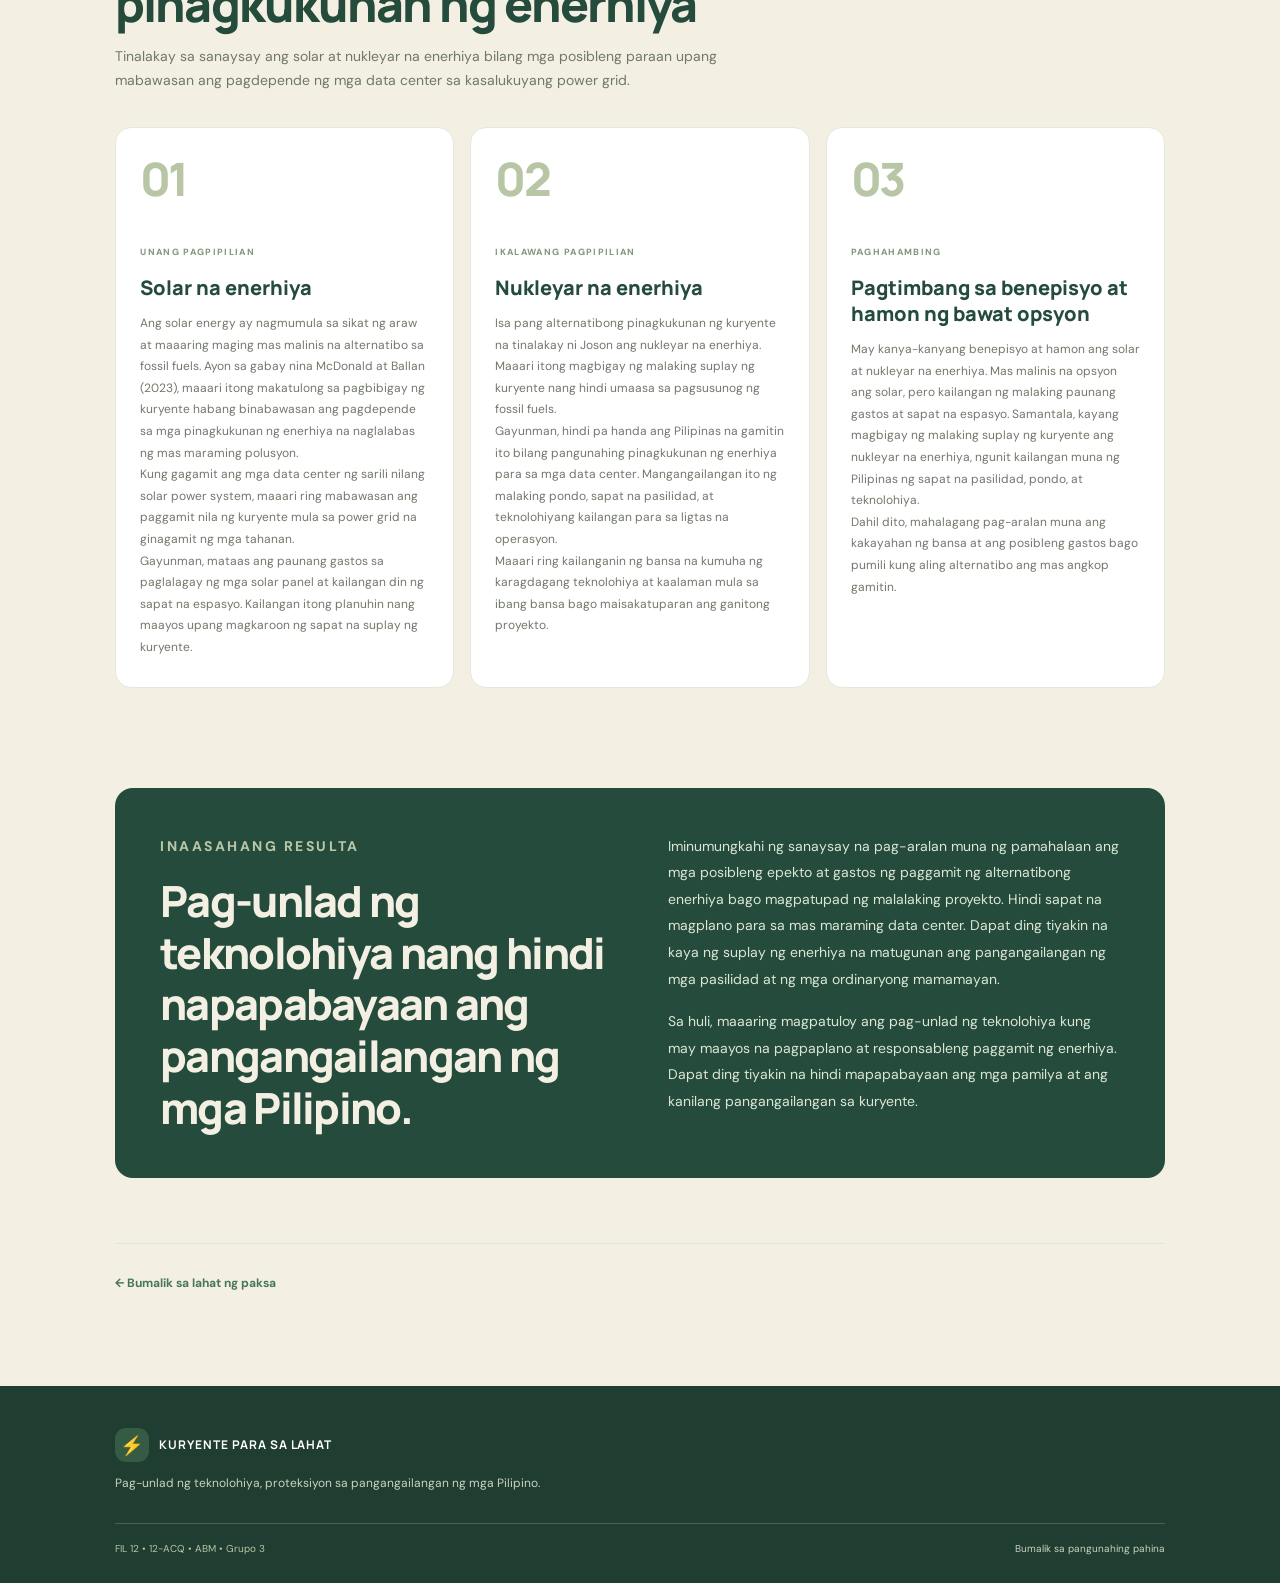
<file: josef-joson.html>
<!doctype html>
<html lang="fil">
<head>
  <meta charset="utf-8">
  <meta name="viewport" content="width=device-width, initial-scale=1">
  <meta name="description" content="Nukleyar o Solar? Alternatibong Enerhiya para sa mga Data Center | Kuryente Para sa Lahat">
  <title>Nukleyar o Solar? Alternatibong Enerhiya para sa mga Data Center | Kuryente Para sa Lahat</title>
  <link rel="preconnect" href="https://fonts.googleapis.com">
  <link rel="preconnect" href="https://fonts.gstatic.com" crossorigin>
  <link href="https://fonts.googleapis.com/css2?family=DM+Sans:wght@400;500;600;700&family=Manrope:wght@400;500;600;700;800&display=swap" rel="stylesheet">
  <link rel="stylesheet" href="styles.css">
</head>

<body>

<header class="site-header">
  <a class="brand" href="index.html#home" aria-label="Kuryente Para sa Lahat - Home">
    <span class="brand-mark">⚡</span>
    <span>KURYENTE <b>PARA SA LAHAT</b></span>
  </a>

  <button class="menu-toggle" aria-label="Buksan ang menu" aria-expanded="false">☰</button>

  <nav class="nav" aria-label="Pangunahing nabigasyon">
    <a href="index.html">Home</a>
    <a href="about.html">Tungkol</a>

    <div class="nav-dropdown">
      <button class="nav-dropbtn" type="button" aria-expanded="false">
        Mga Paksa <span>⌄</span>
      </button>

      <div class="nav-menu">
        <a href="rafael-umali.html">Gastusin at krisis sa enerhiya</a>
        <a href="zachary-cruz.html">Carbon emissions</a>
        <a href="brayden-chongco.html">Presyo ng kuryente</a>
        <a href="josef-joson.html">Alternatibong enerhiya</a>
        <a href="andy-garcia.html">Pampublikong konsultasyon</a>
        <a href="ezekiah-reyes.html">Prayoridad sa sambahayan</a>
      </div>
    </div>

    <a href="references.html">Sanggunian</a>
  </nav>
</header>

<main>

  <section class="topic-hero section">
    <p class="eyebrow">04 — PANUKALANG PROYEKTO / IMPORMATIBONG SANAYSAY</p>

    <h1>Nukleyar o Solar? Alternatibong Enerhiya para sa mga Data Center</h1>

    <p class="author-credit">
      Inihanda ni: <strong>Josef Kai B. Joson</strong>
    </p>

    <p class="topic-lede">
      Inihahambing sa sanaysay na ito ang solar at nukleyar na enerhiya bilang mga posibleng mapagkukunan ng kuryente para sa mga data center. Layunin nitong ipakita kung paano mababawasan ang pagdepende ng mga pasilidad na ito sa power grid na ginagamit din ng mga ordinaryong pamilya.
    </p>

    <a class="btn btn-primary" href="#nilalaman">
      Tuklasin ang paksa <span>↓</span>
    </a>
  </section>

  <section id="nilalaman" class="section topic-content">

    <div class="consultation-intro">
      <div class="consultation-heading">
        <p class="eyebrow">ANG SULIRANIN</p>
        <h2>Hindi pa tiyak kung kaya ng kasalukuyang suplay ang lumalaking pangangailangan.</h2>
      </div>

      <div class="consultation-explanation">
        <p>
          Ayon kay Joson, kailangan ng mga data center ng malaki at tuloy-tuloy na suplay ng kuryente, lalo na habang dumarami ang gumagamit ng AI. Kung maraming data center ang itatayo sa iisang lugar, maaari nitong dagdagan ang pangangailangan sa power grid.
        </p>

        <p>
          Tinalakay rin sa sanaysay ang Pax Silica at ang pagdami ng mga data center sa Pilipinas. Maaari itong magdala ng dagdag na pamumuhunan, trabaho, at pag-unlad ng teknolohiya. Gayunman, kailangang pag-aralan muna kung sapat ang kasalukuyang suplay ng enerhiya para matugunan ang dagdag na pangangailangan.
        </p>
      </div>
    </div>

    <div class="consultation-callout">
      <span class="consultation-callout-icon">“</span>

      <div>
        <p class="eyebrow">PANGUNAHING IDEYA</p>
        <h3>Dapat pag-aralan ang mga alternatibong mapagkukunan ng enerhiya bago dagdagan ang bilang ng mga data center.</h3>
        <p>
          Maaaring makatulong ang solar at nukleyar na enerhiya upang matugunan ang pangangailangan ng mga data center. Pero kailangang timbangin ang gastos, kakayahan, at mga hamon ng bawat opsyon bago ito gamitin.
        </p>
      </div>
    </div>

    <div class="consultation-process">

      <div class="consultation-process-heading">
        <p class="eyebrow">MGA POSIBLENG SOLUSYON</p>
        <h2>Dalawang alternatibong pinagkukunan ng enerhiya</h2>
        <p>
          Tinalakay sa sanaysay ang solar at nukleyar na enerhiya bilang mga posibleng paraan upang mabawasan ang pagdepende ng mga data center sa kasalukuyang power grid.
        </p>
      </div>

      <div class="consultation-steps">

        <article class="consultation-step">
          <span class="step-number">01</span>
          <div class="step-content">
            <span class="step-label">UNANG PAGPIPILIAN</span>
            <h3>Solar na enerhiya</h3>
            <p>
              Ang solar energy ay nagmumula sa sikat ng araw at maaaring maging mas malinis na alternatibo sa fossil fuels. Ayon sa gabay nina McDonald at Ballan (2023), maaari itong makatulong sa pagbibigay ng kuryente habang binabawasan ang pagdepende sa mga pinagkukunan ng enerhiya na naglalabas ng mas maraming polusyon.
            </p>
            <p>
              Kung gagamit ang mga data center ng sarili nilang solar power system, maaari ring mabawasan ang paggamit nila ng kuryente mula sa power grid na ginagamit ng mga tahanan.
            </p>
            <p>
              Gayunman, mataas ang paunang gastos sa paglalagay ng mga solar panel at kailangan din ng sapat na espasyo. Kailangan itong planuhin nang maayos upang magkaroon ng sapat na suplay ng kuryente.
            </p>
          </div>
        </article>

        <article class="consultation-step">
          <span class="step-number">02</span>
          <div class="step-content">
            <span class="step-label">IKALAWANG PAGPIPILIAN</span>
            <h3>Nukleyar na enerhiya</h3>
            <p>
              Isa pang alternatibong pinagkukunan ng kuryente na tinalakay ni Joson ang nukleyar na enerhiya. Maaari itong magbigay ng malaking suplay ng kuryente nang hindi umaasa sa pagsusunog ng fossil fuels.
            </p>
            <p>
              Gayunman, hindi pa handa ang Pilipinas na gamitin ito bilang pangunahing pinagkukunan ng enerhiya para sa mga data center. Mangangailangan ito ng malaking pondo, sapat na pasilidad, at teknolohiyang kailangan para sa ligtas na operasyon.
            </p>
            <p>
              Maaari ring kailanganin ng bansa na kumuha ng karagdagang teknolohiya at kaalaman mula sa ibang bansa bago maisakatuparan ang ganitong proyekto.
            </p>
          </div>
        </article>

        <article class="consultation-step">
          <span class="step-number">03</span>
          <div class="step-content">
            <span class="step-label">PAGHAHAMBING</span>
            <h3>Pagtimbang sa benepisyo at hamon ng bawat opsyon</h3>
            <p>
              May kanya-kanyang benepisyo at hamon ang solar at nukleyar na enerhiya. Mas malinis na opsyon ang solar, pero kailangan ng malaking paunang gastos at sapat na espasyo. Samantala, kayang magbigay ng malaking suplay ng kuryente ang nukleyar na enerhiya, ngunit kailangan muna ng Pilipinas ng sapat na pasilidad, pondo, at teknolohiya.
            </p>
            <p>
              Dahil dito, mahalagang pag-aralan muna ang kakayahan ng bansa at ang posibleng gastos bago pumili kung aling alternatibo ang mas angkop gamitin.
            </p>
          </div>
        </article>

      </div>
    </div>

    <section class="consultation-outcome">
      <div>
        <p class="eyebrow">INAASAHANG RESULTA</p>
        <h2>Pag-unlad ng teknolohiya nang hindi napapabayaan ang pangangailangan ng mga Pilipino.</h2>
      </div>

      <div>
        <p>
          Iminumungkahi ng sanaysay na pag-aralan muna ng pamahalaan ang mga posibleng epekto at gastos ng paggamit ng alternatibong enerhiya bago magpatupad ng malalaking proyekto. Hindi sapat na magplano para sa mas maraming data center. Dapat ding tiyakin na kaya ng suplay ng enerhiya na matugunan ang pangangailangan ng mga pasilidad at ng mga ordinaryong mamamayan.
        </p>

        <p>
          Sa huli, maaaring magpatuloy ang pag-unlad ng teknolohiya kung may maayos na pagpaplano at responsableng paggamit ng enerhiya. Dapat ding tiyakin na hindi mapapabayaan ang mga pamilya at ang kanilang pangangailangan sa kuryente.
        </p>
      </div>
    </section>

    <div class="topic-back">
      <a class="text-link" href="index.html#mga-paksa">
        ← Bumalik sa lahat ng paksa
      </a>
    </div>

  </section>

</main>

<footer class="footer">
  <div class="footer-brand">
    <span class="brand-mark">⚡</span>
    <b>KURYENTE PARA SA LAHAT</b>
  </div>

  <p>Pag-unlad ng teknolohiya, proteksiyon sa pangangailangan ng mga Pilipino.</p>

  <div class="footer-bottom">
    <span>FIL 12 • 12-ACQ • ABM • Grupo 3</span>
    <span><a href="index.html">Bumalik sa pangunahing pahina</a></span>
  </div>
</footer>

<script src="script.js"></script>

</body>
</html>
</file>
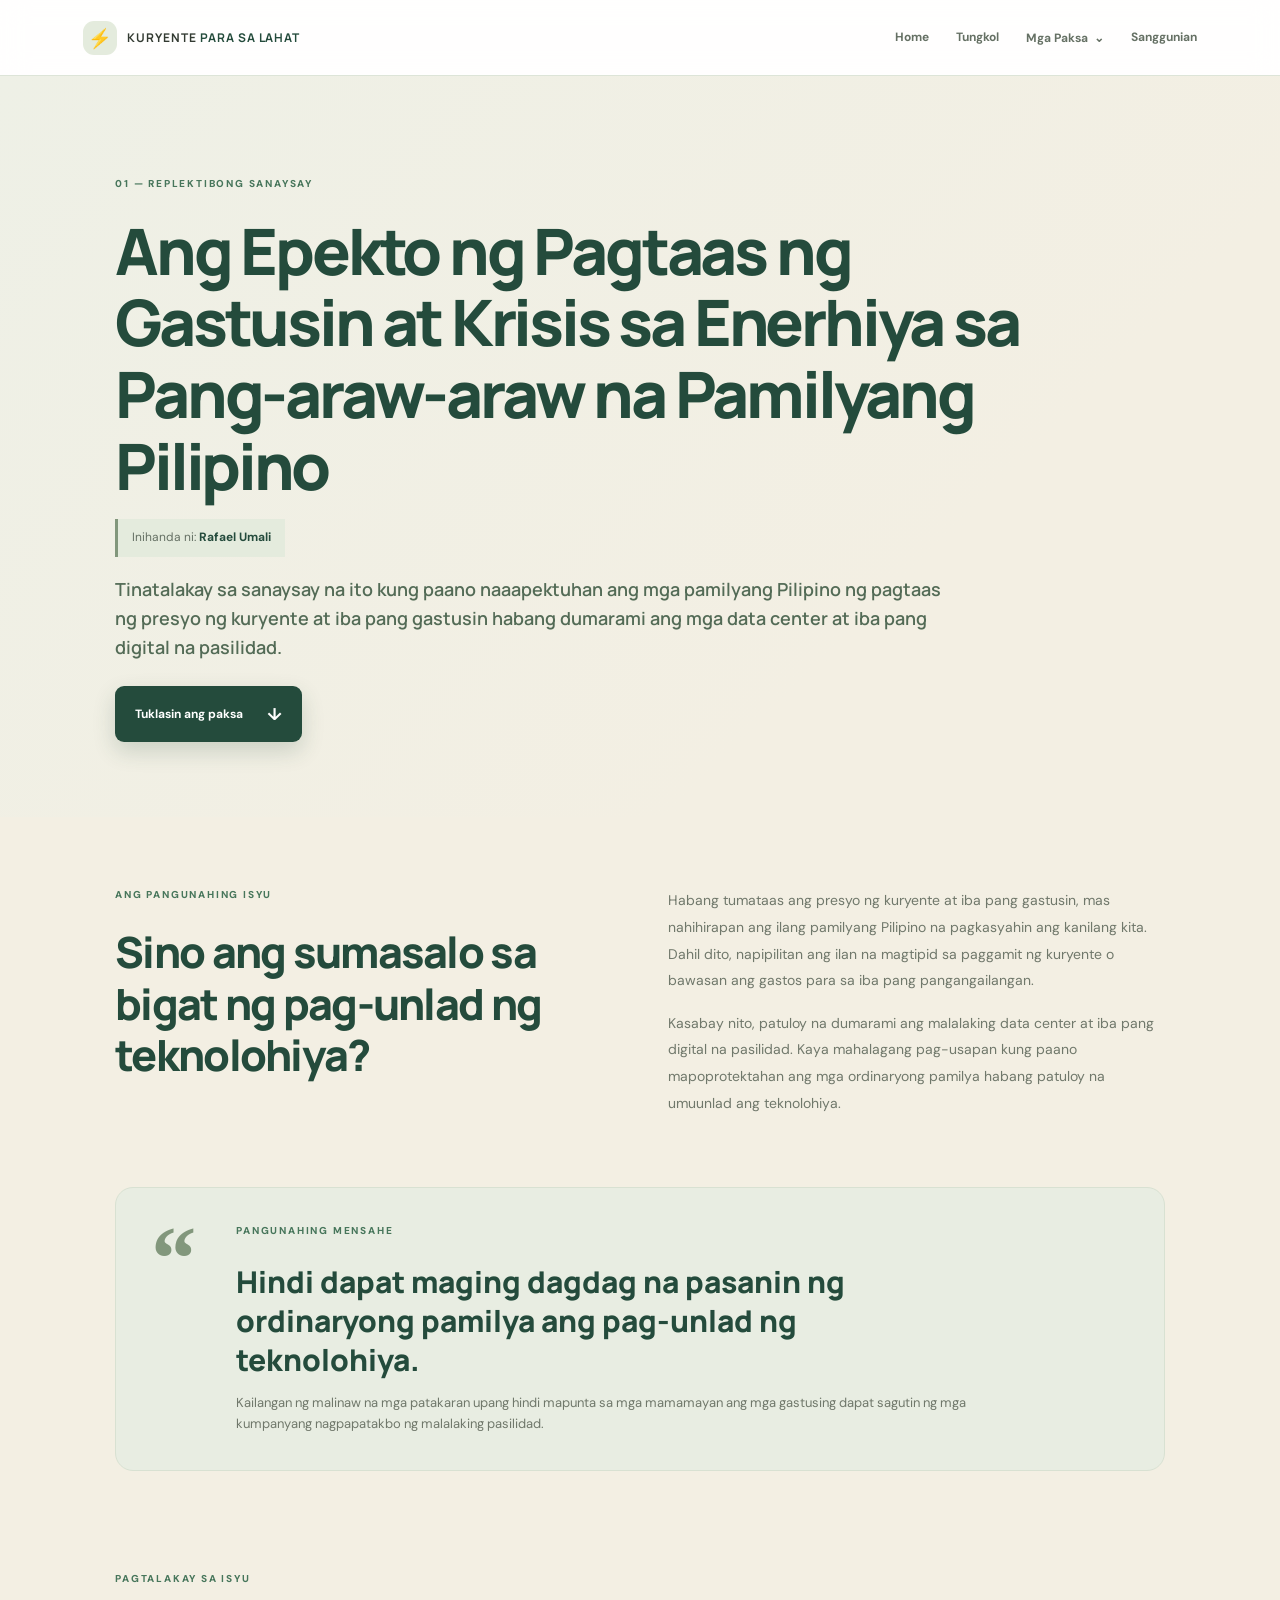
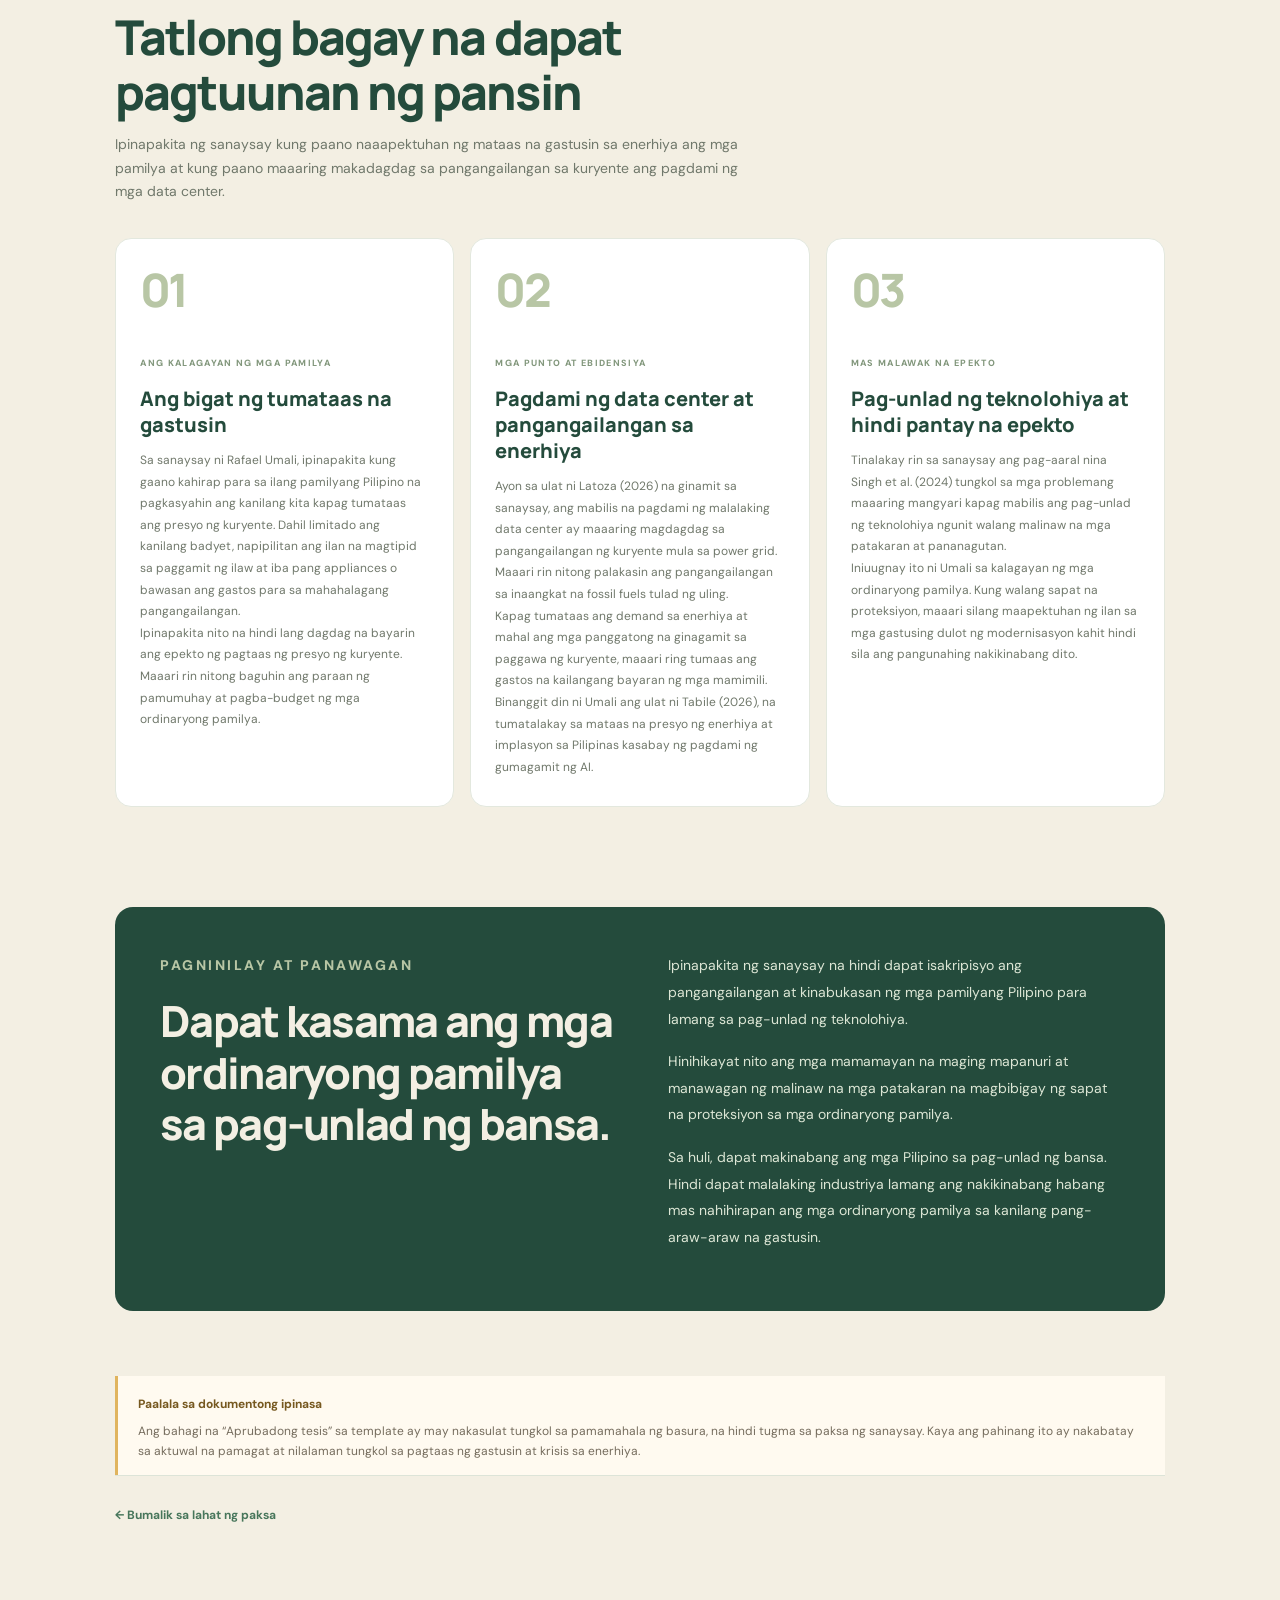
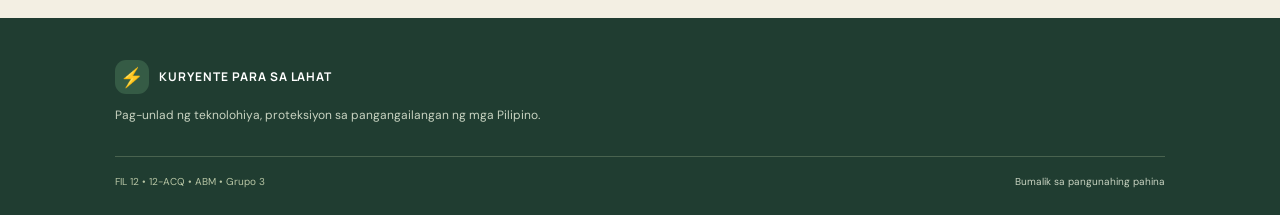
<file: rafael-umali.html>
<!doctype html>
<html lang="fil">
<head>
  <meta charset="utf-8">
  <meta name="viewport" content="width=device-width, initial-scale=1">
  <meta name="description" content="Ang Epekto ng Pagtaas ng Gastusin at Krisis sa Enerhiya sa Pang-araw-araw na Pamilyang Pilipino">
  <title>Ang Epekto ng Pagtaas ng Gastusin at Krisis sa Enerhiya sa Pang-araw-araw na Pamilyang Pilipino | Kuryente Para sa Lahat</title>
  <link rel="preconnect" href="https://fonts.googleapis.com">
  <link rel="preconnect" href="https://fonts.gstatic.com" crossorigin>
  <link href="https://fonts.googleapis.com/css2?family=DM+Sans:wght@400;500;600;700&family=Manrope:wght@400;500;600;700;800&display=swap" rel="stylesheet">
  <link rel="stylesheet" href="styles.css">
</head>

<body>

<header class="site-header">
  <a class="brand" href="index.html#home" aria-label="Kuryente Para sa Lahat - Home">
    <span class="brand-mark">⚡</span>
    <span>KURYENTE <b>PARA SA LAHAT</b></span>
  </a>

  <button class="menu-toggle" aria-label="Buksan ang menu" aria-expanded="false">☰</button>

  <nav class="nav" aria-label="Pangunahing nabigasyon">
    <a href="index.html">Home</a>
    <a href="about.html">Tungkol</a>

    <div class="nav-dropdown">
      <button class="nav-dropbtn" type="button" aria-expanded="false">
        Mga Paksa <span>⌄</span>
      </button>

      <div class="nav-menu">
        <a href="rafael-umali.html">Gastusin at krisis sa enerhiya</a>
        <a href="zachary-cruz.html">Carbon emissions</a>
        <a href="brayden-chongco.html">Presyo ng kuryente</a>
        <a href="josef-joson.html">Alternatibong enerhiya</a>
        <a href="andy-garcia.html">Pampublikong konsultasyon</a>
        <a href="ezekiah-reyes.html">Prayoridad sa sambahayan</a>
      </div>
    </div>

    <a href="references.html">Sanggunian</a>
  </nav>
</header>

<main>

  <section class="topic-hero section">
    <p class="eyebrow">01 — REPLEKTIBONG SANAYSAY</p>

    <h1>Ang Epekto ng Pagtaas ng Gastusin at Krisis sa Enerhiya sa Pang-araw-araw na Pamilyang Pilipino</h1>

    <p class="author-credit">
      Inihanda ni: <strong>Rafael Umali</strong>
    </p>

    <p class="topic-lede">
      Tinatalakay sa sanaysay na ito kung paano naaapektuhan ang mga pamilyang Pilipino ng pagtaas ng presyo ng kuryente at iba pang gastusin habang dumarami ang mga data center at iba pang digital na pasilidad.
    </p>

    <a class="btn btn-primary" href="#nilalaman">
      Tuklasin ang paksa <span>↓</span>
    </a>
  </section>

  <section id="nilalaman" class="section topic-content">

    <div class="consultation-intro">
      <div class="consultation-heading">
        <p class="eyebrow">ANG PANGUNAHING ISYU</p>
        <h2>Sino ang sumasalo sa bigat ng pag-unlad ng teknolohiya?</h2>
      </div>

      <div class="consultation-explanation">
        <p>
          Habang tumataas ang presyo ng kuryente at iba pang gastusin, mas nahihirapan ang ilang pamilyang Pilipino na pagkasyahin ang kanilang kita. Dahil dito, napipilitan ang ilan na magtipid sa paggamit ng kuryente o bawasan ang gastos para sa iba pang pangangailangan.
        </p>

        <p>
          Kasabay nito, patuloy na dumarami ang malalaking data center at iba pang digital na pasilidad. Kaya mahalagang pag-usapan kung paano mapoprotektahan ang mga ordinaryong pamilya habang patuloy na umuunlad ang teknolohiya.
        </p>
      </div>
    </div>

    <div class="consultation-callout">
      <span class="consultation-callout-icon">“</span>

      <div>
        <p class="eyebrow">PANGUNAHING MENSAHE</p>
        <h3>Hindi dapat maging dagdag na pasanin ng ordinaryong pamilya ang pag-unlad ng teknolohiya.</h3>
        <p>
          Kailangan ng malinaw na mga patakaran upang hindi mapunta sa mga mamamayan ang mga gastusing dapat sagutin ng mga kumpanyang nagpapatakbo ng malalaking pasilidad.
        </p>
      </div>
    </div>

    <div class="consultation-process">

      <div class="consultation-process-heading">
        <p class="eyebrow">PAGTALAKAY SA ISYU</p>
        <h2>Tatlong bagay na dapat pagtuunan ng pansin</h2>
        <p>
          Ipinapakita ng sanaysay kung paano naaapektuhan ng mataas na gastusin sa enerhiya ang mga pamilya at kung paano maaaring makadagdag sa pangangailangan sa kuryente ang pagdami ng mga data center.
        </p>
      </div>

      <div class="consultation-steps">

        <article class="consultation-step">
          <span class="step-number">01</span>
          <div class="step-content">
            <span class="step-label">ANG KALAGAYAN NG MGA PAMILYA</span>
            <h3>Ang bigat ng tumataas na gastusin</h3>
            <p>
              Sa sanaysay ni Rafael Umali, ipinapakita kung gaano kahirap para sa ilang pamilyang Pilipino na pagkasyahin ang kanilang kita kapag tumataas ang presyo ng kuryente. Dahil limitado ang kanilang badyet, napipilitan ang ilan na magtipid sa paggamit ng ilaw at iba pang appliances o bawasan ang gastos para sa mahahalagang pangangailangan.
            </p>
            <p>
              Ipinapakita nito na hindi lang dagdag na bayarin ang epekto ng pagtaas ng presyo ng kuryente. Maaari rin nitong baguhin ang paraan ng pamumuhay at pagba-budget ng mga ordinaryong pamilya.
            </p>
          </div>
        </article>

        <article class="consultation-step">
          <span class="step-number">02</span>
          <div class="step-content">
            <span class="step-label">MGA PUNTO AT EBIDENSIYA</span>
            <h3>Pagdami ng data center at pangangailangan sa enerhiya</h3>
            <p>
              Ayon sa ulat ni Latoza (2026) na ginamit sa sanaysay, ang mabilis na pagdami ng malalaking data center ay maaaring magdagdag sa pangangailangan ng kuryente mula sa power grid. Maaari rin nitong palakasin ang pangangailangan sa inaangkat na fossil fuels tulad ng uling.
            </p>
            <p>
              Kapag tumataas ang demand sa enerhiya at mahal ang mga panggatong na ginagamit sa paggawa ng kuryente, maaari ring tumaas ang gastos na kailangang bayaran ng mga mamimili.
            </p>
            <p>
              Binanggit din ni Umali ang ulat ni Tabile (2026), na tumatalakay sa mataas na presyo ng enerhiya at implasyon sa Pilipinas kasabay ng pagdami ng gumagamit ng AI.
            </p>
          </div>
        </article>

        <article class="consultation-step">
          <span class="step-number">03</span>
          <div class="step-content">
            <span class="step-label">MAS MALAWAK NA EPEKTO</span>
            <h3>Pag-unlad ng teknolohiya at hindi pantay na epekto</h3>
            <p>
              Tinalakay rin sa sanaysay ang pag-aaral nina Singh et al. (2024) tungkol sa mga problemang maaaring mangyari kapag mabilis ang pag-unlad ng teknolohiya ngunit walang malinaw na mga patakaran at pananagutan.
            </p>
            <p>
              Iniuugnay ito ni Umali sa kalagayan ng mga ordinaryong pamilya. Kung walang sapat na proteksiyon, maaari silang maapektuhan ng ilan sa mga gastusing dulot ng modernisasyon kahit hindi sila ang pangunahing nakikinabang dito.
            </p>
          </div>
        </article>

      </div>
    </div>

    <section class="consultation-outcome">
      <div>
        <p class="eyebrow">PAGNINILAY AT PANAWAGAN</p>
        <h2>Dapat kasama ang mga ordinaryong pamilya sa pag-unlad ng bansa.</h2>
      </div>

      <div>
        <p>
          Ipinapakita ng sanaysay na hindi dapat isakripisyo ang pangangailangan at kinabukasan ng mga pamilyang Pilipino para lamang sa pag-unlad ng teknolohiya.
        </p>

        <p>
          Hinihikayat nito ang mga mamamayan na maging mapanuri at manawagan ng malinaw na mga patakaran na magbibigay ng sapat na proteksiyon sa mga ordinaryong pamilya.
        </p>

        <p>
          Sa huli, dapat makinabang ang mga Pilipino sa pag-unlad ng bansa. Hindi dapat malalaking industriya lamang ang nakikinabang habang mas nahihirapan ang mga ordinaryong pamilya sa kanilang pang-araw-araw na gastusin.
        </p>
      </div>
    </section>

    <aside class="caution">
      <b>Paalala sa dokumentong ipinasa</b>
      <p>
        Ang bahagi na “Aprubadong tesis” sa template ay may nakasulat tungkol sa pamamahala ng basura, na hindi tugma sa paksa ng sanaysay. Kaya ang pahinang ito ay nakabatay sa aktuwal na pamagat at nilalaman tungkol sa pagtaas ng gastusin at krisis sa enerhiya.
      </p>
    </aside>

    <div class="topic-back">
      <a class="text-link" href="index.html#mga-paksa">
        ← Bumalik sa lahat ng paksa
      </a>
    </div>

  </section>

</main>

<footer class="footer">
  <div class="footer-brand">
    <span class="brand-mark">⚡</span>
    <b>KURYENTE PARA SA LAHAT</b>
  </div>

  <p>Pag-unlad ng teknolohiya, proteksiyon sa pangangailangan ng mga Pilipino.</p>

  <div class="footer-bottom">
    <span>FIL 12 • 12-ACQ • ABM • Grupo 3</span>
    <span><a href="index.html">Bumalik sa pangunahing pahina</a></span>
  </div>
</footer>

<script src="script.js"></script>

</body>
</html>
</file>
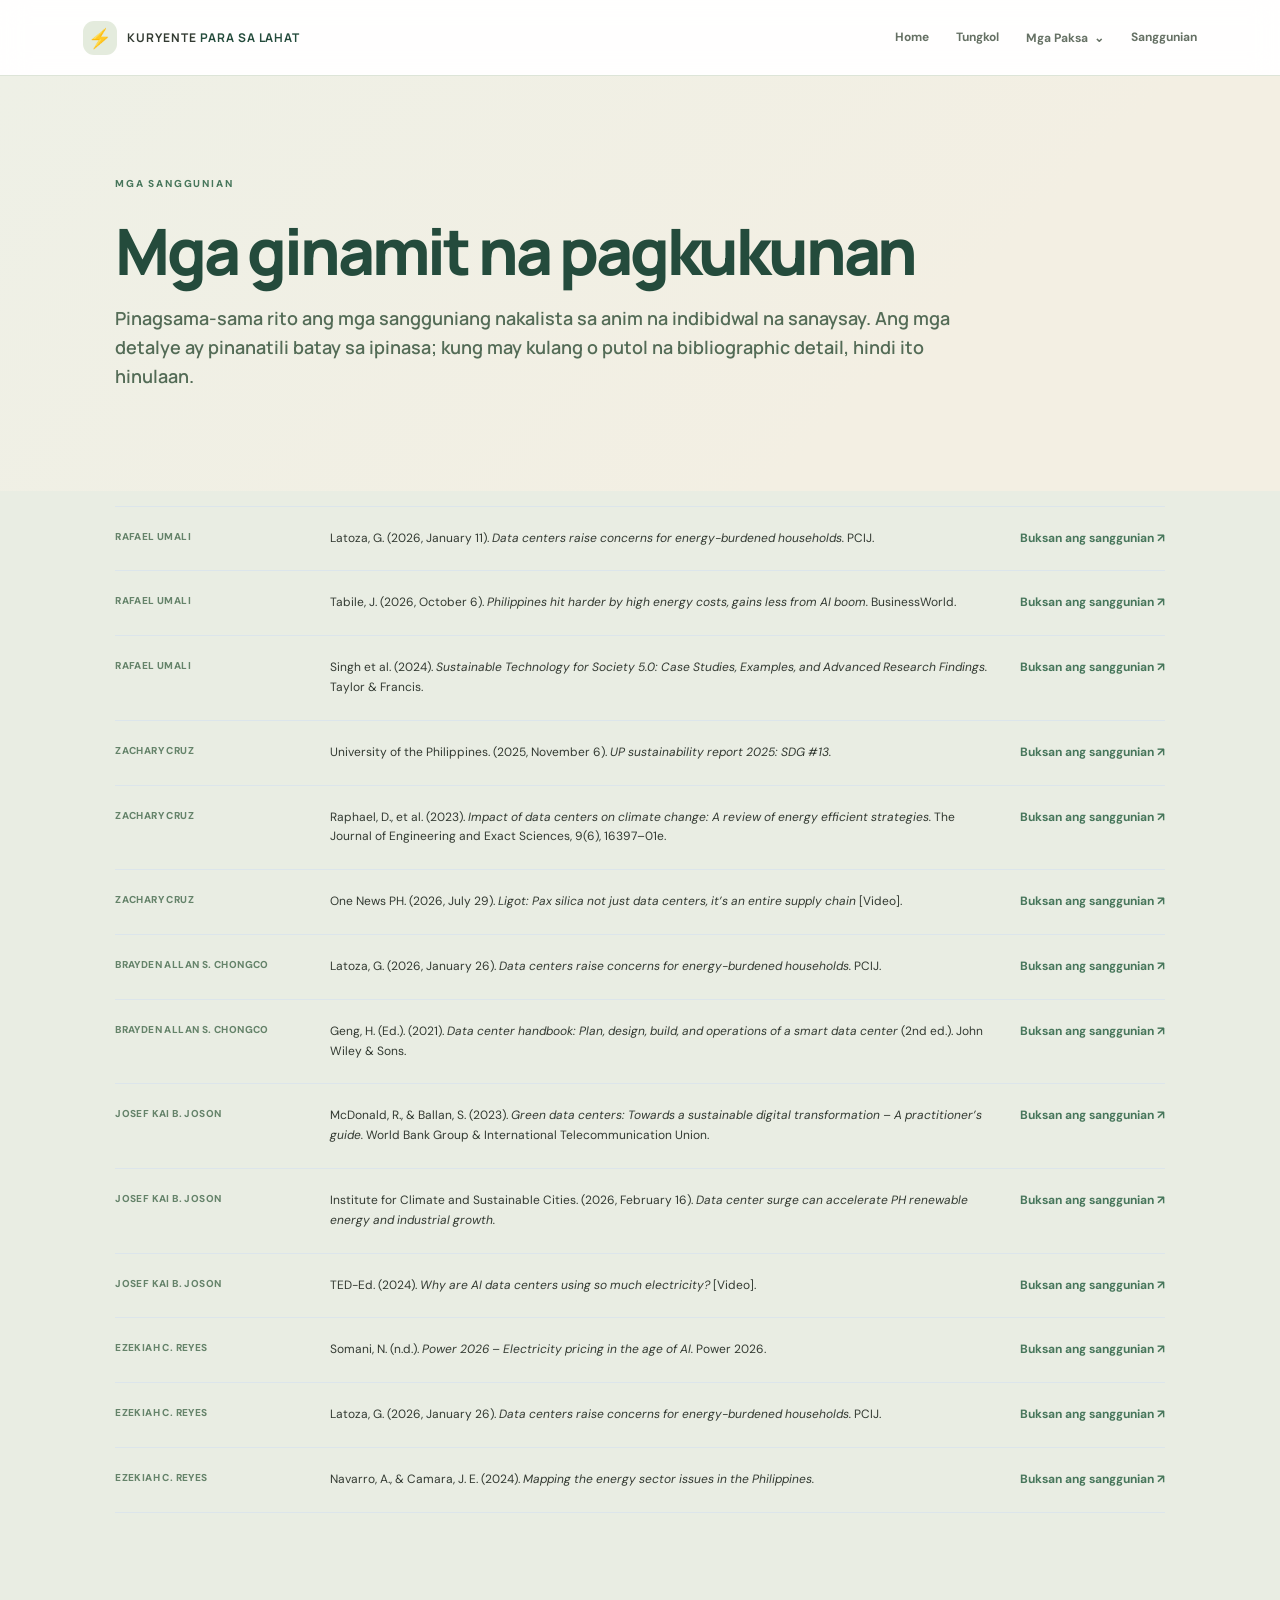
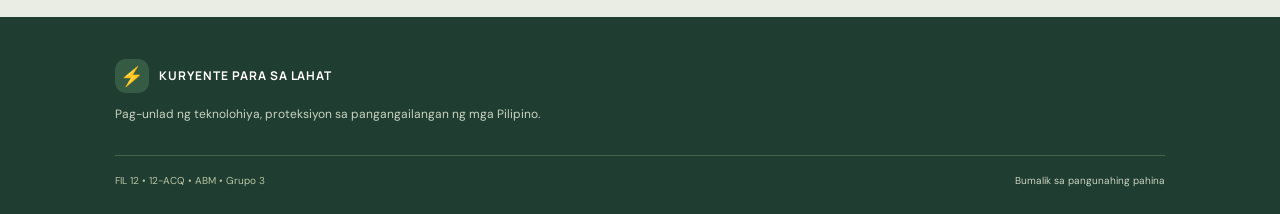
<file: references.html>
<html lang="fil">
<head>
  <meta charset="utf-8">
  <meta name="viewport" content="width=device-width, initial-scale=1">
  <title>Sanggunian | Kuryente Para sa Lahat</title>
  <link rel="preconnect" href="https://fonts.googleapis.com">
  <link rel="preconnect" href="https://fonts.gstatic.com" crossorigin="">
  <link href="https://fonts.googleapis.com/css2?family=DM+Sans:wght@400;500;600;700&amp;family=Manrope:wght@400;500;600;700;800&amp;display=swap" rel="stylesheet">
  <link rel="stylesheet" href="styles.css">
</head>

<body>

  <header class="site-header">
    <a class="brand" href="index.html#home" aria-label="Kuryente Para sa Lahat - Home">
      <span class="brand-mark">⚡</span>
      <span>KURYENTE <b>PARA SA LAHAT</b></span>
    </a>

    <button class="menu-toggle" aria-label="Buksan ang menu" aria-expanded="false">☰</button>

    <nav class="nav" aria-label="Pangunahing nabigasyon">
      <a href="index.html">Home</a>
      <a href="about.html">Tungkol</a>

      <div class="nav-dropdown">
        <button class="nav-dropbtn" type="button" aria-expanded="false">
          Mga Paksa <span>⌄</span>
        </button>

        <div class="nav-menu">
          <a href="rafael-umali.html">Gastusin at krisis sa enerhiya</a>
          <a href="zachary-cruz.html">Carbon emissions</a>
          <a href="brayden-chongco.html">Presyo ng kuryente</a>
          <a href="josef-joson.html">Alternatibong enerhiya</a>
          <a href="andy-garcia.html">Pampublikong konsultasyon</a>
          <a href="ezekiah-reyes.html">Prayoridad sa sambahayan</a>
        </div>
      </div>

      <a href="references.html">Sanggunian</a>
    </nav>
  </header>

  <main>

    <section class="topic-hero section">
      <p class="eyebrow">MGA SANGGUNIAN</p>
      <h1>Mga ginamit na pagkukunan</h1>
      <p class="topic-lede">
        Pinagsama-sama rito ang mga sangguniang nakalista sa anim na indibidwal na sanaysay. Ang mga detalye ay pinanatili batay sa ipinasa; kung may kulang o putol na bibliographic detail, hindi ito hinulaan.
      </p>
    </section>

    <section class="section references-section ref-page">
      <ol class="references">

        <li>
          <span class="ref-author">Rafael Umali</span>
          <div>
            Latoza, G. (2026, January 11).
            <i>Data centers raise concerns for energy-burdened households.</i>
            PCIJ.
          </div>
          <a href="https://pcij.org/2026/01/11/data-centers-raise-concerns/" target="_blank" rel="noopener">Buksan ang sanggunian ↗</a>
        </li>

        <li>
          <span class="ref-author">Rafael Umali</span>
          <div>
            Tabile, J. (2026, October 6).
            <i>Philippines hit harder by high energy costs, gains less from AI boom.</i>
            BusinessWorld.
          </div>
          <a href="https://bworldonline.com/top-stories/2026/10/06/784924/philippines-hit-harder-by-high-energy-costs-gains-less-from-ai-boom/" target="_blank" rel="noopener">Buksan ang sanggunian ↗</a>
        </li>

        <li>
          <span class="ref-author">Rafael Umali</span>
          <div>
            Singh et al. (2024).
            <i>Sustainable Technology for Society 5.0: Case Studies, Examples, and Advanced Research Findings.</i>
            Taylor &amp; Francis.
          </div>
          <a href="https://www.taylorfrancis.com/books/edit/10.1201/9781003365525/sustainable-technology-society-5-0-tilottama-singh-richa-goel-jan-alexa-sotto" target="_blank" rel="noopener">Buksan ang sanggunian ↗</a>
        </li>

        <li>
          <span class="ref-author">Zachary Cruz</span>
          <div>
            University of the Philippines. (2025, November 6).
            <i>UP sustainability report 2025: SDG #13.</i>
          </div>
          <a href="https://up.edu.ph/sdg2025-sdg13/" target="_blank" rel="noopener">Buksan ang sanggunian ↗</a>
        </li>

        <li>
          <span class="ref-author">Zachary Cruz</span>
          <div>
            Raphael, D., et al. (2023).
            <i>Impact of data centers on climate change: A review of energy efficient strategies.</i>
            The Journal of Engineering and Exact Sciences, 9(6), 16397–01e.
          </div>
          <a href="https://doi.org/10.18540/jcecvl9iss6pp16397-01e" target="_blank" rel="noopener">Buksan ang sanggunian ↗</a>
        </li>

        <li>
          <span class="ref-author">Zachary Cruz</span>
          <div>
            One News PH. (2026, July 29).
            <i>Ligot: Pax silica not just data centers, it’s an entire supply chain</i>
            [Video].
          </div>
          <a href="https://www.youtube.com/watch?v=cP3VLQiPeQo" target="_blank" rel="noopener">Buksan ang sanggunian ↗</a>
        </li>

        <li>
          <span class="ref-author">Brayden Allan S. Chongco</span>
          <div>
            Latoza, G. (2026, January 26).
            <i>Data centers raise concerns for energy-burdened households.</i>
            PCIJ.
          </div>
          <a href="https://pcij.org/2026/01/11/data-centers-raise-concerns/" target="_blank" rel="noopener">Buksan ang sanggunian ↗</a>
        </li>

        <li>
          <span class="ref-author">Brayden Allan S. Chongco</span>
          <div>
            Geng, H. (Ed.). (2021).
            <i>Data center handbook: Plan, design, build, and operations of a smart data center</i>
            (2nd ed.). John Wiley &amp; Sons.
          </div>
          <a href="https://www.wiley.com/en-us/shop/general-introductory-computer-science/data-center-handbook-plan-design-build-and-operations-of-a-smart-data-center-2nd-edition-p-9781119597506" target="_blank" rel="noopener">Buksan ang sanggunian ↗</a>
        </li>

        <li>
          <span class="ref-author">Josef Kai B. Joson</span>
          <div>
            McDonald, R., &amp; Ballan, S. (2023).
            <i>Green data centers: Towards a sustainable digital transformation – A practitioner’s guide.</i>
            World Bank Group &amp; International Telecommunication Union.
          </div>
          <a href="https://documents1.worldbank.org/curated/en/099112923171023760/pdf/P178597-0914e486-6950-40f6-8697-5b924ae2b4e1.pdf" target="_blank" rel="noopener">Buksan ang sanggunian ↗</a>
        </li>

        <li>
          <span class="ref-author">Josef Kai B. Joson</span>
          <div>
            Institute for Climate and Sustainable Cities. (2026, February 16).
            <i>Data center surge can accelerate PH renewable energy and industrial growth.</i>
          </div>
          <a href="https://icsc.ngo/icsc-data-center-surge-can-accelerate-philippines-renewable-energy-and-industrial-growth/" target="_blank" rel="noopener">Buksan ang sanggunian ↗</a>
        </li>

        <li>
          <span class="ref-author">Josef Kai B. Joson</span>
          <div>
            TED-Ed. (2024).
            <i>Why are AI data centers using so much electricity?</i>
            [Video].
          </div>
          <a href="https://www.youtube.com/watch?v=z3Y-gsBKChc" target="_blank" rel="noopener">Buksan ang sanggunian ↗</a>
        </li>

        <li>
          <span class="ref-author">Ezekiah C. Reyes</span>
          <div>
            Somani, N. (n.d.).
            <i>Power 2026 – Electricity pricing in the age of AI.</i>
            Power 2026.
          </div>
          <a href="https://power2026.ai/" target="_blank" rel="noopener">Buksan ang sanggunian ↗</a>
        </li>

        <li>
          <span class="ref-author">Ezekiah C. Reyes</span>
          <div>
            Latoza, G. (2026, January 26).
            <i>Data centers raise concerns for energy-burdened households.</i>
            PCIJ.
          </div>
          <a href="https://pcij.org/2026/01/11/data-centers-raise-concerns/" target="_blank" rel="noopener">Buksan ang sanggunian ↗</a>
        </li>

        <li>
          <span class="ref-author">Ezekiah C. Reyes</span>
          <div>
            Navarro, A., &amp; Camara, J. E. (2024).
            <i>Mapping the energy sector issues in the Philippines.</i>
          </div>
          <a href="https://doi.org/10.62986/dp2023.50" target="_blank" rel="noopener">Buksan ang sanggunian ↗</a>
        </li>

      </ol>
    </section>

  </main>

  <footer class="footer">
    <div class="footer-brand">
      <span class="brand-mark">⚡</span>
      <b>KURYENTE PARA SA LAHAT</b>
    </div>

    <p>Pag-unlad ng teknolohiya, proteksiyon sa pangangailangan ng mga Pilipino.</p>

    <div class="footer-bottom">
      <span>FIL 12 • 12-ACQ • ABM • Grupo 3</span>
      <span><a href="index.html">Bumalik sa pangunahing pahina</a></span>
    </div>
  </footer>

  <script src="script.js"></script>

</body>
</html>
</file>
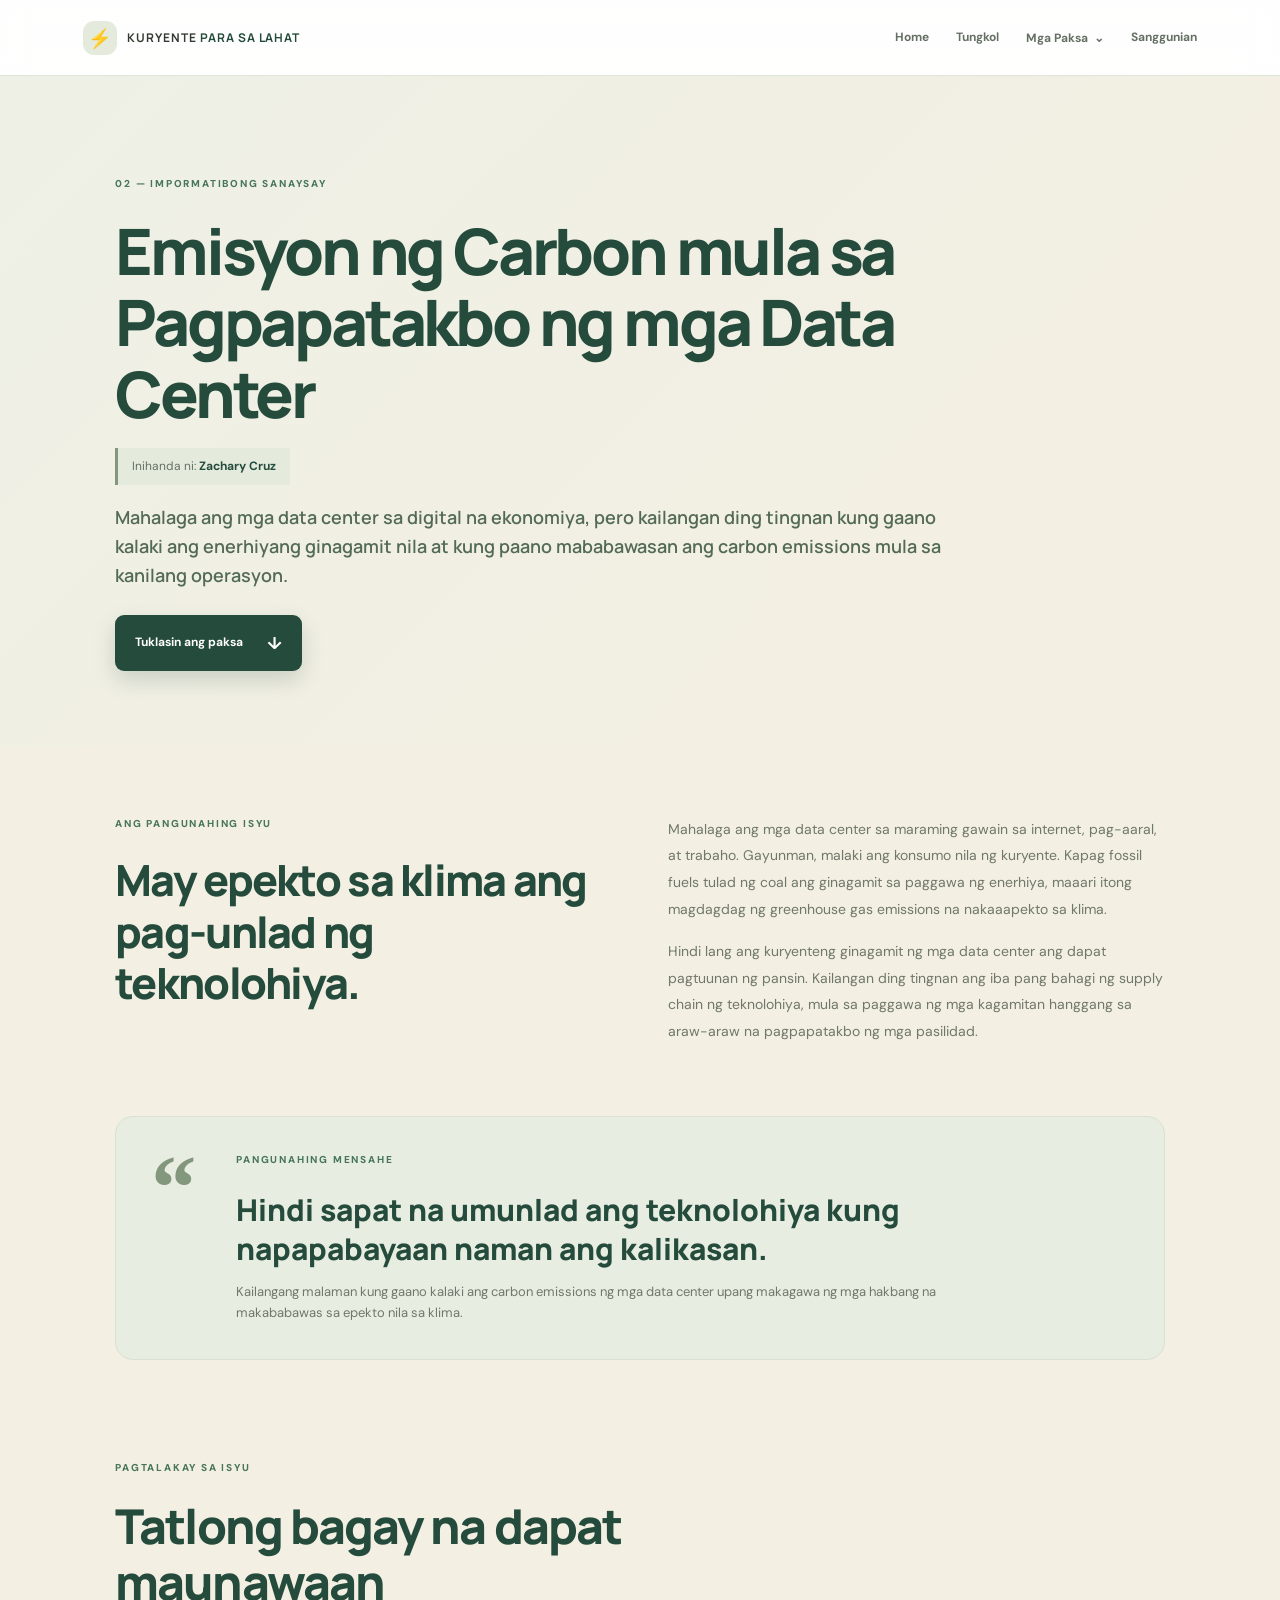
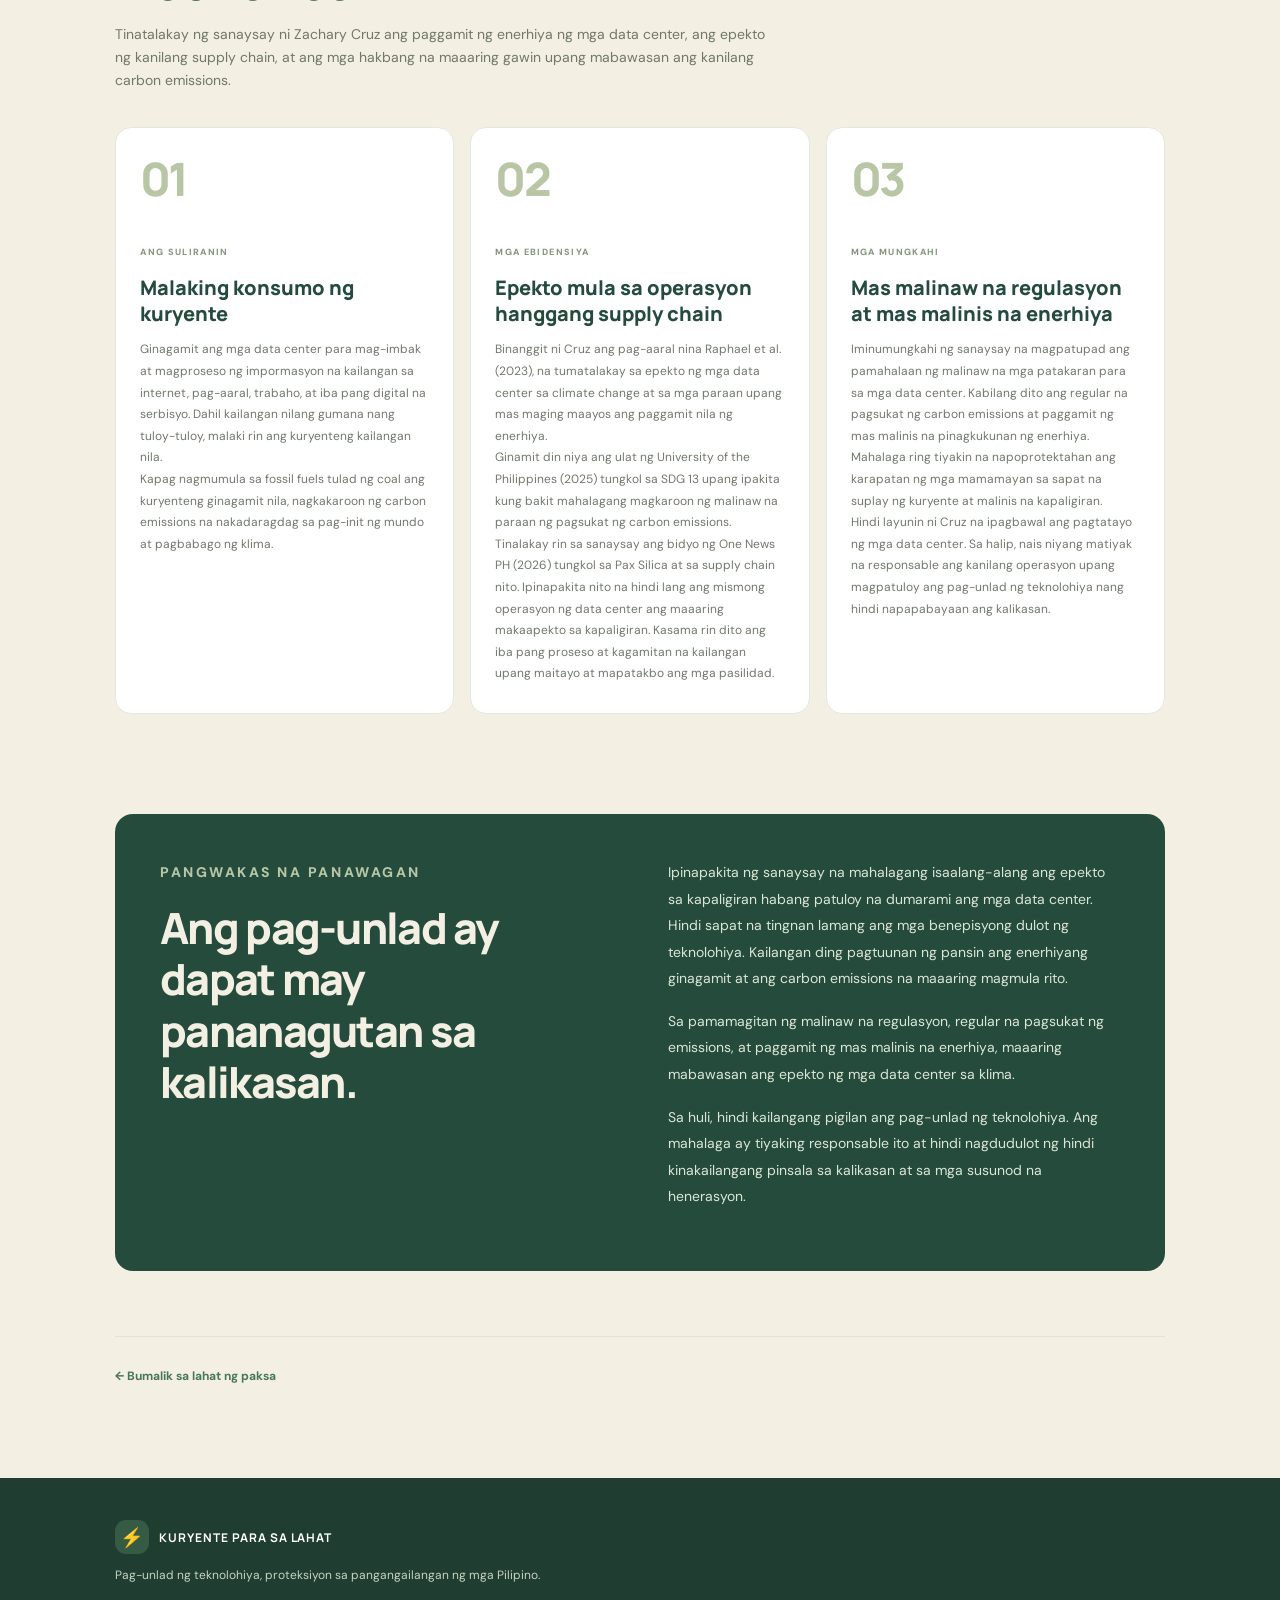
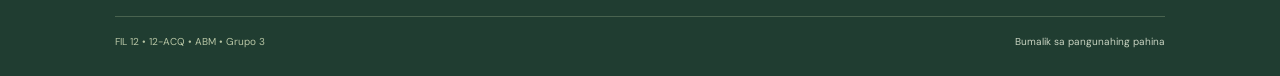
<file: zachary-cruz.html>
<!doctype html>
<html lang="fil">
<head>
  <meta charset="utf-8">
  <meta name="viewport" content="width=device-width, initial-scale=1">
  <meta name="description" content="Emisyon ng Carbon mula sa Pagpapatakbo ng mga Data Center | Kuryente Para sa Lahat">
  <title>Emisyon ng Carbon mula sa Pagpapatakbo ng mga Data Center | Kuryente Para sa Lahat</title>
  <link rel="preconnect" href="https://fonts.googleapis.com">
  <link rel="preconnect" href="https://fonts.gstatic.com" crossorigin>
  <link href="https://fonts.googleapis.com/css2?family=DM+Sans:wght@400;500;600;700&family=Manrope:wght@400;500;600;700;800&display=swap" rel="stylesheet">
  <link rel="stylesheet" href="styles.css">
</head>

<body>

<header class="site-header">
  <a class="brand" href="index.html#home" aria-label="Kuryente Para sa Lahat - Home">
    <span class="brand-mark">⚡</span>
    <span>KURYENTE <b>PARA SA LAHAT</b></span>
  </a>

  <button class="menu-toggle" aria-label="Buksan ang menu" aria-expanded="false">☰</button>

  <nav class="nav" aria-label="Pangunahing nabigasyon">
    <a href="index.html">Home</a>
    <a href="about.html">Tungkol</a>

    <div class="nav-dropdown">
      <button class="nav-dropbtn" type="button" aria-expanded="false">
        Mga Paksa <span>⌄</span>
      </button>

      <div class="nav-menu">
        <a href="rafael-umali.html">Gastusin at krisis sa enerhiya</a>
        <a href="zachary-cruz.html">Carbon emissions</a>
        <a href="brayden-chongco.html">Presyo ng kuryente</a>
        <a href="josef-joson.html">Alternatibong enerhiya</a>
        <a href="andy-garcia.html">Pampublikong konsultasyon</a>
        <a href="ezekiah-reyes.html">Prayoridad sa sambahayan</a>
      </div>
    </div>

    <a href="references.html">Sanggunian</a>
  </nav>
</header>

<main>

  <section class="topic-hero section">
    <p class="eyebrow">02 — IMPORMATIBONG SANAYSAY</p>

    <h1>Emisyon ng Carbon mula sa Pagpapatakbo ng mga Data Center</h1>

    <p class="author-credit">
      Inihanda ni: <strong>Zachary Cruz</strong>
    </p>

    <p class="topic-lede">
      Mahalaga ang mga data center sa digital na ekonomiya, pero kailangan ding tingnan kung gaano kalaki ang enerhiyang ginagamit nila at kung paano mababawasan ang carbon emissions mula sa kanilang operasyon.
    </p>

    <a class="btn btn-primary" href="#nilalaman">
      Tuklasin ang paksa <span>↓</span>
    </a>
  </section>

  <section id="nilalaman" class="section topic-content">

    <div class="consultation-intro">
      <div class="consultation-heading">
        <p class="eyebrow">ANG PANGUNAHING ISYU</p>
        <h2>May epekto sa klima ang pag-unlad ng teknolohiya.</h2>
      </div>

      <div class="consultation-explanation">
        <p>
          Mahalaga ang mga data center sa maraming gawain sa internet, pag-aaral, at trabaho. Gayunman, malaki ang konsumo nila ng kuryente. Kapag fossil fuels tulad ng coal ang ginagamit sa paggawa ng enerhiya, maaari itong magdagdag ng greenhouse gas emissions na nakaaapekto sa klima.
        </p>

        <p>
          Hindi lang ang kuryenteng ginagamit ng mga data center ang dapat pagtuunan ng pansin. Kailangan ding tingnan ang iba pang bahagi ng supply chain ng teknolohiya, mula sa paggawa ng mga kagamitan hanggang sa araw-araw na pagpapatakbo ng mga pasilidad.
        </p>
      </div>
    </div>

    <div class="consultation-callout">
      <span class="consultation-callout-icon">“</span>

      <div>
        <p class="eyebrow">PANGUNAHING MENSAHE</p>
        <h3>Hindi sapat na umunlad ang teknolohiya kung napapabayaan naman ang kalikasan.</h3>
        <p>
          Kailangang malaman kung gaano kalaki ang carbon emissions ng mga data center upang makagawa ng mga hakbang na makababawas sa epekto nila sa klima.
        </p>
      </div>
    </div>

    <div class="consultation-process">

      <div class="consultation-process-heading">
        <p class="eyebrow">PAGTALAKAY SA ISYU</p>
        <h2>Tatlong bagay na dapat maunawaan</h2>
        <p>
          Tinatalakay ng sanaysay ni Zachary Cruz ang paggamit ng enerhiya ng mga data center, ang epekto ng kanilang supply chain, at ang mga hakbang na maaaring gawin upang mabawasan ang kanilang carbon emissions.
        </p>
      </div>

      <div class="consultation-steps">

        <article class="consultation-step">
          <span class="step-number">01</span>

          <div class="step-content">
            <span class="step-label">ANG SULIRANIN</span>

            <h3>Malaking konsumo ng kuryente</h3>

            <p>
              Ginagamit ang mga data center para mag-imbak at magproseso ng impormasyon na kailangan sa internet, pag-aaral, trabaho, at iba pang digital na serbisyo. Dahil kailangan nilang gumana nang tuloy-tuloy, malaki rin ang kuryenteng kailangan nila.
            </p>

            <p>
              Kapag nagmumula sa fossil fuels tulad ng coal ang kuryenteng ginagamit nila, nagkakaroon ng carbon emissions na nakadaragdag sa pag-init ng mundo at pagbabago ng klima.
            </p>
          </div>
        </article>

        <article class="consultation-step">
          <span class="step-number">02</span>

          <div class="step-content">
            <span class="step-label">MGA EBIDENSIYA</span>

            <h3>Epekto mula sa operasyon hanggang supply chain</h3>

            <p>
              Binanggit ni Cruz ang pag-aaral nina Raphael et al. (2023), na tumatalakay sa epekto ng mga data center sa climate change at sa mga paraan upang mas maging maayos ang paggamit nila ng enerhiya.
            </p>

            <p>
              Ginamit din niya ang ulat ng University of the Philippines (2025) tungkol sa SDG 13 upang ipakita kung bakit mahalagang magkaroon ng malinaw na paraan ng pagsukat ng carbon emissions.
            </p>

            <p>
              Tinalakay rin sa sanaysay ang bidyo ng One News PH (2026) tungkol sa Pax Silica at sa supply chain nito. Ipinapakita nito na hindi lang ang mismong operasyon ng data center ang maaaring makaapekto sa kapaligiran. Kasama rin dito ang iba pang proseso at kagamitan na kailangan upang maitayo at mapatakbo ang mga pasilidad.
            </p>
          </div>
        </article>

        <article class="consultation-step">
          <span class="step-number">03</span>

          <div class="step-content">
            <span class="step-label">MGA MUNGKAHI</span>

            <h3>Mas malinaw na regulasyon at mas malinis na enerhiya</h3>

            <p>
              Iminumungkahi ng sanaysay na magpatupad ang pamahalaan ng malinaw na mga patakaran para sa mga data center. Kabilang dito ang regular na pagsukat ng carbon emissions at paggamit ng mas malinis na pinagkukunan ng enerhiya.
            </p>

            <p>
              Mahalaga ring tiyakin na napoprotektahan ang karapatan ng mga mamamayan sa sapat na suplay ng kuryente at malinis na kapaligiran.
            </p>

            <p>
              Hindi layunin ni Cruz na ipagbawal ang pagtatayo ng mga data center. Sa halip, nais niyang matiyak na responsable ang kanilang operasyon upang magpatuloy ang pag-unlad ng teknolohiya nang hindi napapabayaan ang kalikasan.
            </p>
          </div>
        </article>

      </div>
    </div>

    <section class="consultation-outcome">
      <div>
        <p class="eyebrow">PANGWAKAS NA PANAWAGAN</p>
        <h2>Ang pag-unlad ay dapat may pananagutan sa kalikasan.</h2>
      </div>

      <div>
        <p>
          Ipinapakita ng sanaysay na mahalagang isaalang-alang ang epekto sa kapaligiran habang patuloy na dumarami ang mga data center. Hindi sapat na tingnan lamang ang mga benepisyong dulot ng teknolohiya. Kailangan ding pagtuunan ng pansin ang enerhiyang ginagamit at ang carbon emissions na maaaring magmula rito.
        </p>

        <p>
          Sa pamamagitan ng malinaw na regulasyon, regular na pagsukat ng emissions, at paggamit ng mas malinis na enerhiya, maaaring mabawasan ang epekto ng mga data center sa klima.
        </p>

        <p>
          Sa huli, hindi kailangang pigilan ang pag-unlad ng teknolohiya. Ang mahalaga ay tiyaking responsable ito at hindi nagdudulot ng hindi kinakailangang pinsala sa kalikasan at sa mga susunod na henerasyon.
        </p>
      </div>
    </section>

    <div class="topic-back">
      <a class="text-link" href="index.html#mga-paksa">
        ← Bumalik sa lahat ng paksa
      </a>
    </div>

  </section>

</main>

<footer class="footer">
  <div class="footer-brand">
    <span class="brand-mark">⚡</span>
    <b>KURYENTE PARA SA LAHAT</b>
  </div>

  <p>Pag-unlad ng teknolohiya, proteksiyon sa pangangailangan ng mga Pilipino.</p>

  <div class="footer-bottom">
    <span>FIL 12 • 12-ACQ • ABM • Grupo 3</span>
    <span><a href="index.html">Bumalik sa pangunahing pahina</a></span>
  </div>
</footer>

<script src="script.js"></script>

</body>
</html>
</file>
<file: styles.css>
*{box-sizing:border-box}html{scroll-behavior:smooth;scroll-padding-top:92px}body{margin:0;background:#F3EFE3;color:#333A32;font-family:"DM Sans",sans-serif;line-height:1.65}a{color:inherit;text-decoration:none}.site-header{height:76px;padding:0 6.5%;display:flex;align-items:center;justify-content:space-between;background:rgba(255,255,255,.94);backdrop-filter:blur(14px);position:sticky;top:0;z-index:20;border-bottom:1px solid #DDE4D8}.brand,.footer-brand{display:flex;align-items:center;gap:10px;font:700 12px "Manrope",sans-serif;letter-spacing:.08em}.brand b{color:#244B3C}.brand-mark{display:grid;place-items:center;width:34px;height:34px;border-radius:11px;background:#E4EBDD;color:#244B3C;font-size:19px}.nav{display:flex;gap:27px;align-items:center}.nav a{font-size:12px;font-weight:700;color:#657064;transition:.2s}.nav a:hover,.nav a.active{color:#244B3C}.menu-toggle{display:none;border:0;background:#E8EDE2;border-radius:9px;padding:9px 12px;font-size:20px;color:#244B3C}.section{padding:104px 9%;max-width:1440px;margin:auto}.hero{min-height:660px;display:grid;grid-template-columns:1.04fr .96fr;align-items:center;gap:35px;padding-top:82px;padding-bottom:82px}.eyebrow{font-size:10px;letter-spacing:.18em;font-weight:800;color:#47765B;margin:0 0 22px}.eyebrow span{display:inline-block;width:22px;height:2px;background:#B8C6A5;vertical-align:middle;margin-right:8px}.hero h1,.section-heading h2,.sdg-intro h2{font:800 clamp(44px,5.2vw,72px)/1.08 "Manrope",sans-serif;letter-spacing:-.055em;margin:0 0 24px;color:#244B3C}.hero h1 em,.section-heading h2 em,.sdg-intro h2 em{font-style:normal;color:#47765B}.hero-lede{font:700 19px/1.55 "Manrope",sans-serif;max-width:590px;color:#3F5949;margin:0 0 15px}.hero-desc{max-width:520px;color:#70786B;font-size:14px}.hero-actions{display:flex;align-items:center;gap:25px;margin:29px 0}.btn{display:inline-flex;align-items:center;gap:24px;padding:14px 20px;border-radius:9px;font-size:12px;font-weight:700}.btn-primary{background:#244B3C;color:white;box-shadow:0 9px 22px #244B3C30}.btn-primary span{font-size:17px}.text-link{font-size:12px;color:#47765B;font-weight:700}.hero-note{display:flex;gap:11px;align-items:flex-start;max-width:500px;padding:12px 14px;border-left:2px solid #B8C6A5;background:#EEF0E6;color:#687264;font-size:11px;line-height:1.5}.note-icon{border:1px solid #8FA58A;color:#47765B;border-radius:50%;width:17px;height:17px;text-align:center;line-height:15px;flex:none}.hero-art{height:440px;position:relative;border-radius:34px;background:linear-gradient(145deg,#E9EEDF,#DCE6D5 55%,#F0F0E5);overflow:hidden}.orb{position:absolute;border-radius:50%;background:#fff8;width:250px;height:250px}.orb-one{right:-70px;top:-75px}.orb-two{left:-110px;bottom:-140px;width:330px;height:330px}.sun{position:absolute;width:86px;height:86px;border-radius:50%;background:#f8cf75;right:75px;top:55px;box-shadow:0 0 0 17px #f8cf7528}.house-card{position:absolute;left:10%;bottom:75px;width:190px;text-align:center}.roof{margin:auto;width:0;height:0;border-left:99px solid transparent;border-right:99px solid transparent;border-bottom:85px solid #47765B}.house-body{height:135px;background:#fff;border:4px solid #47765B;border-top:0;position:relative}.window{position:absolute;left:25px;top:28px;width:43px;height:43px;border:5px solid #8FA58A;background:#E4EBDD}.door{position:absolute;right:25px;bottom:0;width:43px;height:75px;background:#D8C49A;border:4px solid #A98B5C;border-bottom:0}.house-bolt{position:absolute;left:85px;top:47px;color:#edb944;font-size:24px}.data-card{position:absolute;right:9%;bottom:75px;width:160px;padding:18px;background:#244B3C;border-radius:13px;box-shadow:0 20px 35px #143b5b30}.server{height:53px;background:#47765B;border:1px solid #8FA58A;border-radius:6px;margin-bottom:8px;display:flex;align-items:center;padding:0 11px;gap:7px}.server i{width:7px;height:7px;background:#5ee0cf;border-radius:50%;box-shadow:0 0 8px #5ee0cf}.server i:nth-child(2){background:#DCE6D5}.art-label{display:block;margin-top:12px;font-size:9px;font-weight:800;letter-spacing:.16em;color:#657A65}.data-card .art-label{color:#DCE6D5;text-align:center}.power-line{position:absolute;top:47%;left:18%;right:20%;height:2px;border-top:2px dashed #8FA58A;transform:rotate(-7deg)}.power-line i{position:absolute;width:9px;height:9px;background:#fff;border:2px solid #47765B;border-radius:50%;top:-6px}.power-line i:nth-child(1){left:10%}.power-line i:nth-child(2){left:50%}.power-line i:nth-child(3){right:5%}.balance{position:absolute;top:34px;left:35px;display:flex;align-items:center;gap:8px;font-size:8px;letter-spacing:.12em;font-weight:800;color:#657A65}.balance b{font-size:23px;color:#47765B}.ticker{background:#244B3C;color:white;padding:18px 9%;display:flex;justify-content:space-between;gap:20px;font-size:10px;letter-spacing:.12em}.ticker span{color:#B8C6A5;font-weight:800}.ticker b{letter-spacing:.02em;font-size:11px}.content-section{padding-top:115px;padding-bottom:115px}.section-heading{max-width:680px;margin-bottom:45px}.section-heading h2,.sdg-intro h2{font-size:clamp(38px,4vw,55px);margin-bottom:16px}.section-intro{color:#70786B;max-width:650px;font-size:14px}.two-col{display:grid;grid-template-columns:1.5fr .8fr;gap:65px;align-items:start}.two-col p{color:#70786B;font-size:14px}.large-copy{font:700 21px/1.5 "Manrope",sans-serif;color:#3F5949!important}.callout{background:#E8EDE2;border-radius:16px;padding:30px;border:1px solid #D8E1D2}.callout-icon{font-size:28px;color:#47765B}.callout h3{font:800 19px "Manrope";margin:12px 0}.callout p{font-size:13px;margin-bottom:0}.definition-grid{display:grid;grid-template-columns:repeat(3,1fr);gap:17px;margin-top:46px}.mini-card{background:white;padding:25px;border-radius:13px;border:1px solid #E3E8DE}.mini-number{font:800 11px "Manrope";color:#47765B}.mini-card h3{font:800 16px "Manrope";margin:12px 0 7px}.mini-card p{font-size:12px;color:#737B70;margin:0}.impact-section{background:#E9EDE3;max-width:none;padding-left:max(9%,calc((100% - 1180px)/2));padding-right:max(9%,calc((100% - 1180px)/2))}.impact-grid{display:grid;grid-template-columns:repeat(4,1fr);gap:15px}.impact-card{background:white;padding:25px 21px;border-radius:14px;min-height:260px;box-shadow:0 7px 25px #244B3C0A}.impact-icon{width:43px;height:43px;border-radius:12px;background:#E4EBDD;color:#47765B;display:grid;place-items:center;font-size:23px;margin-bottom:22px}.impact-tag{font-size:9px;letter-spacing:.14em;font-weight:800;color:#82977C}.impact-card h3{font:800 17px/1.3 "Manrope";margin:10px 0}.impact-card p{font-size:12px;color:#737B70}.fact-band{display:grid;grid-template-columns:190px 1fr;gap:25px;align-items:center;background:#244B3C;color:white;padding:30px 38px;border-radius:16px;margin-top:24px}.fact-number{font:800 56px "Manrope";color:#B8C6A5;letter-spacing:-.06em}.fact-number small{font-size:20px}.fact-kicker{font-size:9px;letter-spacing:.15em;font-weight:800;color:#B8C6A5}.fact-band p{font-size:14px;margin:8px 0;color:#F3EFE3}.fact-band small{font-size:10px;color:#D5DFD0}.caution{margin-top:18px;border-left:3px solid #e0b45e;padding:14px 20px;background:#fffaf0}.caution b{font-size:12px;color:#76581f}.caution p{font-size:12px;color:#756c5d;margin:5px 0 0}.evidence-list{border-top:1px solid #DDE4D8}.evidence-item{display:grid;grid-template-columns:130px 1fr;gap:30px;padding:27px 0;border-bottom:1px solid #DDE4D8;align-items:center}.evidence-mark{font:800 31px "Manrope";color:#47765B;letter-spacing:-.06em}.evidence-item h3{font:800 17px "Manrope";margin:0 0 5px}.evidence-item p{font-size:13px;color:#70786B;margin:0 0 6px;max-width:780px}.evidence-item span{font-size:10px;color:#65836A;font-weight:700}.policy-section{background:#fff}.policy-steps{max-width:850px}.policy-steps article{display:grid;grid-template-columns:60px 1fr;gap:22px;padding:22px 0;border-top:1px solid #E3E8DE}.policy-steps article>span{font:800 20px "Manrope";color:#82977C}.policy-steps h3{font:800 18px "Manrope";margin:0 0 5px}.policy-steps p{font-size:13px;color:#737B70;margin:0;max-width:760px}.sdg-section{display:grid;grid-template-columns:.9fr 1.1fr;gap:55px;align-items:center;background:#E9EDE3;max-width:none;padding-left:max(9%,calc((100% - 1180px)/2));padding-right:max(9%,calc((100% - 1180px)/2))}.sdg-intro h2{font-size:43px}.sdg-intro>p:last-child{font-size:13px;color:#737B70}.sdg-cards{display:grid;grid-template-columns:1fr 1fr;gap:14px}.sdg-card{padding:25px;border-radius:14px;color:white;min-height:220px}.sdg-seven{background:#e7b83d;color:#333A32}.sdg-eleven{background:#df7356}.sdg-card span{font-size:10px;letter-spacing:.14em;font-weight:800}.sdg-card h3{font:800 18px/1.25 "Manrope";margin:24px 0 10px}.sdg-card p{font-size:11px;line-height:1.6;margin:0}.stance-section{display:grid;grid-template-columns:.5fr 1.5fr;gap:55px;padding-top:120px;padding-bottom:120px}.stance-label{font-size:10px;letter-spacing:.16em;color:#47765B;font-weight:800}.stance-content{max-width:800px}.stance-symbol{font:800 80px/ .8 Georgia;color:#B8C6A5}.stance-content h2{font:800 clamp(27px,3.3vw,43px)/1.25 "Manrope";letter-spacing:-.04em;color:#244B3C;margin:15px 0 20px}.stance-reason{font-size:16px;color:#47765B;font-weight:600}.stance-rule{height:1px;background:#DDE4D8;margin:27px 0}.stance-content>p:last-child{font-size:13px;color:#737B70}.references-section{background:#E9EDE3;max-width:none;padding-left:max(9%,calc((100% - 1180px)/2));padding-right:max(9%,calc((100% - 1180px)/2))}.references{list-style:none;padding:0;margin:0;border-top:1px solid #dce5eb}.references li{display:flex;justify-content:space-between;gap:25px;padding:22px 0;border-bottom:1px solid #dce5eb;font-size:12px}.references li a{color:#47765B;font-weight:700;white-space:nowrap}.source-note{font-size:11px;color:#737B70;margin-top:24px}.footer{background:#203D31;color:#E5EBDD;padding:42px 9% 25px}.footer-brand{color:white}.footer-brand .brand-mark{background:#355B45}.footer>p{font-size:12px;color:#C8D3C1}.footer-bottom{border-top:1px solid #49634F;margin-top:30px;padding-top:17px;display:flex;justify-content:space-between;gap:15px;font-size:10px;color:#B8C6A5}
@media(max-width:900px){.site-header{padding:0 5%}.nav{gap:14px}.nav a{font-size:11px}.section{padding-left:6%;padding-right:6%}.hero{grid-template-columns:1fr 0.9fr}.hero-art{height:380px}.house-card{transform:scale(.8);transform-origin:bottom left}.data-card{transform:scale(.85);transform-origin:bottom right}.impact-grid{grid-template-columns:repeat(2,1fr)}.sdg-section{grid-template-columns:1fr}.stance-section{grid-template-columns:1fr;gap:20px}}
@media(max-width:650px){html{scroll-padding-top:72px}.site-header{height:68px}.menu-toggle{display:block}.nav{display:none;position:absolute;top:68px;left:0;right:0;background:white;padding:14px 6% 20px;box-shadow:0 14px 20px #244B3C18;flex-direction:column;align-items:flex-start;gap:13px}.nav.open{display:flex}.nav a{font-size:13px}.hero{display:flex;flex-direction:column;align-items:stretch;padding-top:65px;gap:25px}.hero h1{font-size:51px}.hero-art{height:340px}.house-card{transform:scale(.72);left:4%;bottom:45px}.data-card{transform:scale(.75);right:4%;bottom:45px}.ticker{flex-direction:column;gap:5px;padding:16px 6%}.section{padding-top:75px;padding-bottom:75px}.two-col{grid-template-columns:1fr;gap:20px}.definition-grid{grid-template-columns:1fr}.impact-grid{grid-template-columns:1fr 1fr;gap:10px}.impact-card{padding:18px 15px;min-height:275px}.fact-band{grid-template-columns:1fr;gap:5px;padding:24px}.fact-number{font-size:47px}.evidence-item{grid-template-columns:75px 1fr;gap:12px}.evidence-mark{font-size:24px}.sdg-cards{grid-template-columns:1fr}.sdg-card{min-height:180px}.references li{flex-direction:column;gap:8px}.footer-bottom{flex-direction:column}.hero-actions{flex-wrap:wrap}.section-heading h2{font-size:40px}}
@media(max-width:390px){.impact-grid{grid-template-columns:1fr}.impact-card{min-height:auto}.hero h1{font-size:44px}}

.nav-dropdown{position:relative;display:flex;align-items:center}.nav-dropbtn{border:0;background:transparent;font:700 12px "DM Sans",sans-serif;color:#657064;cursor:pointer;padding:8px 0}.nav-dropbtn:hover,.nav-dropbtn[aria-expanded="true"]{color:#244B3C}.nav-dropbtn span{margin-left:3px}.nav-menu{display:none;position:absolute;top:100%;left:-16px;min-width:245px;padding:9px;background:white;border:1px solid #E3E8DE;border-radius:12px;box-shadow:0 14px 30px #244B3C18;z-index:30}.nav-dropdown:hover .nav-menu,.nav-dropdown:focus-within .nav-menu,.nav-dropdown.open .nav-menu{display:grid}.nav-menu a{padding:10px 12px;border-radius:7px;font-size:12px;color:#657064}.nav-menu a:hover{background:#EEF0E6;color:#244B3C}.topic-directory{background:#E9EDE3;max-width:none;padding-left:max(9%,calc((100% - 1180px)/2));padding-right:max(9%,calc((100% - 1180px)/2))}.topic-grid{display:grid;grid-template-columns:repeat(3,1fr);gap:16px}.topic-card{display:block;background:white;padding:25px;border:1px solid #E3E8DE;border-radius:14px;transition:transform .2s,box-shadow .2s}.topic-card:hover{transform:translateY(-3px);box-shadow:0 12px 26px #244B3C12}.topic-card span{font-size:9px;letter-spacing:.13em;font-weight:800;color:#82977C}.topic-card h3{font:800 18px/1.3 "Manrope",sans-serif;margin:14px 0 8px;color:#244B3C}.topic-card p{font-size:12px;color:#737B70;min-height:58px}.topic-card b{font-size:11px;color:#47765B}.topic-hero{padding-top:100px;padding-bottom:75px;background:linear-gradient(135deg,#EEF0E6,#F3EFE3 70%);max-width:none}.topic-hero h1{font:800 clamp(38px,5vw,64px)/1.12 "Manrope",sans-serif;letter-spacing:-.05em;color:#244B3C;max-width:950px;margin:0 0 18px}.topic-lede{font:600 18px/1.6 "Manrope",sans-serif;color:#536B56;max-width:850px;margin:18px 0 25px}.author-credit{display:inline-block;background:#E4EBDD;border-left:3px solid #82977C;padding:9px 14px;color:#657064;font-size:12px;margin:0}.author-credit strong{color:#244B3C}.topic-content{padding-top:70px;padding-bottom:90px}.topic-block{max-width:900px;margin:0 0 55px}.topic-block h2{font:800 clamp(25px,3vw,36px)/1.25 "Manrope",sans-serif;color:#244B3C;letter-spacing:-.035em;margin:0 0 18px}.topic-block>p:not(.eyebrow){font-size:14px;color:#70786B;line-height:1.85;margin:0 0 15px}.topic-block .eyebrow{margin-bottom:12px}.topic-back{border-top:1px solid #DDE4D8;padding-top:25px}.author-list{columns:2;color:#70786B;font-size:14px;line-height:2}.ref-page{padding-top:15px}.references li{align-items:flex-start}.ref-author{display:block;min-width:190px;font-size:10px;letter-spacing:.04em;text-transform:uppercase;color:#65836A;font-weight:800}.references li>div{flex:1}.references li small{color:#737B70;font-size:10px}.footer-bottom a{color:#C8D3C1}.footer-bottom a:hover{color:white}
@media(max-width:900px){.topic-grid{grid-template-columns:repeat(2,1fr)}}
@media(max-width:650px){.nav-dropdown{width:100%;display:block}.nav-dropbtn{font-size:13px;padding:0}.nav-menu{position:static;box-shadow:none;border:0;border-left:2px solid #D8E1D2;border-radius:0;margin:8px 0 0 5px;padding:3px 0 3px 8px;min-width:0}.nav-dropdown:hover .nav-menu{display:none}.nav-dropdown.open .nav-menu,.nav-dropdown:focus-within .nav-menu{display:grid}.topic-grid{grid-template-columns:1fr}.topic-card p{min-height:0}.topic-hero{padding-top:65px;padding-bottom:55px}.topic-lede{font-size:16px}.author-list{columns:1}.ref-author{min-width:0}.references li{display:block}.references li>div{margin:7px 0}}

:root {
  color-scheme: light;
}
.site-header { background: rgba(255,255,255,.94); border-bottom-color: #DDE4D8; }
.nav a:hover, .nav a.active, .nav-dropbtn:hover,
.nav-dropbtn[aria-expanded="true"] { color: #244B3C; }
.menu-toggle { background: #E8EDE2; color: #244B3C; }
.hero-art { background: linear-gradient(145deg,#E9EEDF,#DCE6D5 55%,#F0F0E5); }
.hero h1, .section-heading h2, .sdg-intro h2,
.topic-hero h1, .topic-block h2, .stance-content h2 { color: #244B3C; }
.hero h1 em, .section-heading h2 em, .sdg-intro h2 em { color: #47765B; }
.btn-primary { background: #244B3C; box-shadow: 0 9px 22px #244B3C30; }
.text-link, .references li a, .topic-card b { color: #47765B; }
.hero-note, .callout, .topic-directory, .topic-hero { background-color: #EEF0E6; }
.impact-section, .sdg-section, .references-section { background-color: #E9EDE3; }
.data-card, .fact-band, .ticker { background-color: #244B3C; }

.consultation-intro {
    display: grid;
    grid-template-columns: 1fr 1fr;
    gap: 55px;
    align-items: start;
    margin-bottom: 55px;
}

.consultation-heading h2,
.consultation-outcome h2 {
    font: 800 clamp(30px, 3.5vw, 43px)/1.2 "Manrope", sans-serif;
    letter-spacing: -.04em;
    color: #244B3C;
    margin: 0;
}

.consultation-explanation p,
.consultation-outcome p {
    font-size: 14px;
    line-height: 1.9;
    color: #70786B;
    margin-top: 0;
    margin-bottom: 16px;
}

.consultation-callout {
    display: grid;
    grid-template-columns: 65px 1fr;
    gap: 20px;
    padding: 35px;
    background: #E8EDE2;
    border: 1px solid #D8E1D2;
    border-radius: 18px;
    margin-bottom: 100px;
}

.consultation-callout-icon {
    font: 800 90px/.8 Georgia, serif;
    color: #82977C;
}

.consultation-callout h3 {
    font: 800 clamp(22px, 2.5vw, 30px)/1.3 "Manrope", sans-serif;
    color: #244B3C;
    max-width: 700px;
    margin: 8px 0 12px;
}

.consultation-callout p:last-child {
    color: #70786B;
    font-size: 13px;
    max-width: 750px;
    margin-bottom: 0;
}

.consultation-process {
    margin-bottom: 100px;
}

.consultation-process-heading {
    max-width: 650px;
    margin-bottom: 35px;
}

.consultation-process-heading h2 {
    font: 800 clamp(34px, 4vw, 48px)/1.15 "Manrope", sans-serif;
    letter-spacing: -.04em;
    color: #244B3C;
    margin: 0 0 13px;
}

.consultation-process-heading > p:last-child {
    color: #70786B;
    font-size: 14px;
}

.consultation-steps {
    display: grid;
    grid-template-columns: repeat(3, 1fr);
    gap: 16px;
    align-items: stretch;
}

.consultation-step {
    background: white;
    border: 1px solid #E3E8DE;
    border-radius: 16px;
    padding: 28px 24px;
    min-height: 340px;
    display: flex;
    flex-direction: column;
    transition: transform .2s, box-shadow .2s;
}

.consultation-step:hover {
    transform: translateY(-5px);
    box-shadow: 0 14px 30px #244B3C12;
}

.step-number {
    font: 800 46px/1 "Manrope", sans-serif;
    letter-spacing: -.06em;
    color: #B8C6A5;
    margin-bottom: 35px;
}

.step-label {
    font-size: 9px;
    font-weight: 800;
    letter-spacing: .15em;
    color: #82977C;
}

.step-content h3 {
    font: 800 20px/1.3 "Manrope", sans-serif;
    color: #244B3C;
    margin: 12px 0;
}

.step-content p {
    color: #70786B;
    font-size: 12px;
    line-height: 1.8;
    margin: 0;
}

.consultation-outcome {
    display: grid;
    grid-template-columns: 1fr 1fr;
    gap: 55px;
    align-items: start;
    padding: 45px;
    background: #244B3C;
    border-radius: 18px;
    margin-bottom: 65px;
}

.consultation-outcome .eyebrow {
    color: #B8C6A5;
}

.consultation-outcome h2 {
    color: #F3EFE3;
}

.consultation-outcome p {
    color: #DCE6D5;
}

/* Responsive layout */
@media(max-width: 900px) {
    .consultation-intro,
    .consultation-outcome {
        grid-template-columns: 1fr;
        gap: 22px;
    }

    .consultation-steps {
        grid-template-columns: 1fr;
    }

    .consultation-step {
        min-height: auto;
    }

    .step-number {
        margin-bottom: 20px;
    }
}

@media(max-width: 650px) {
    .consultation-callout {
        grid-template-columns: 1fr;
        padding: 25px;
        gap: 8px;
    }

    .consultation-callout-icon {
        font-size: 65px;
    }

    .consultation-outcome {
        padding: 27px;
    }

    .consultation-process {
        margin-bottom: 70px;
    }
}
</file>
